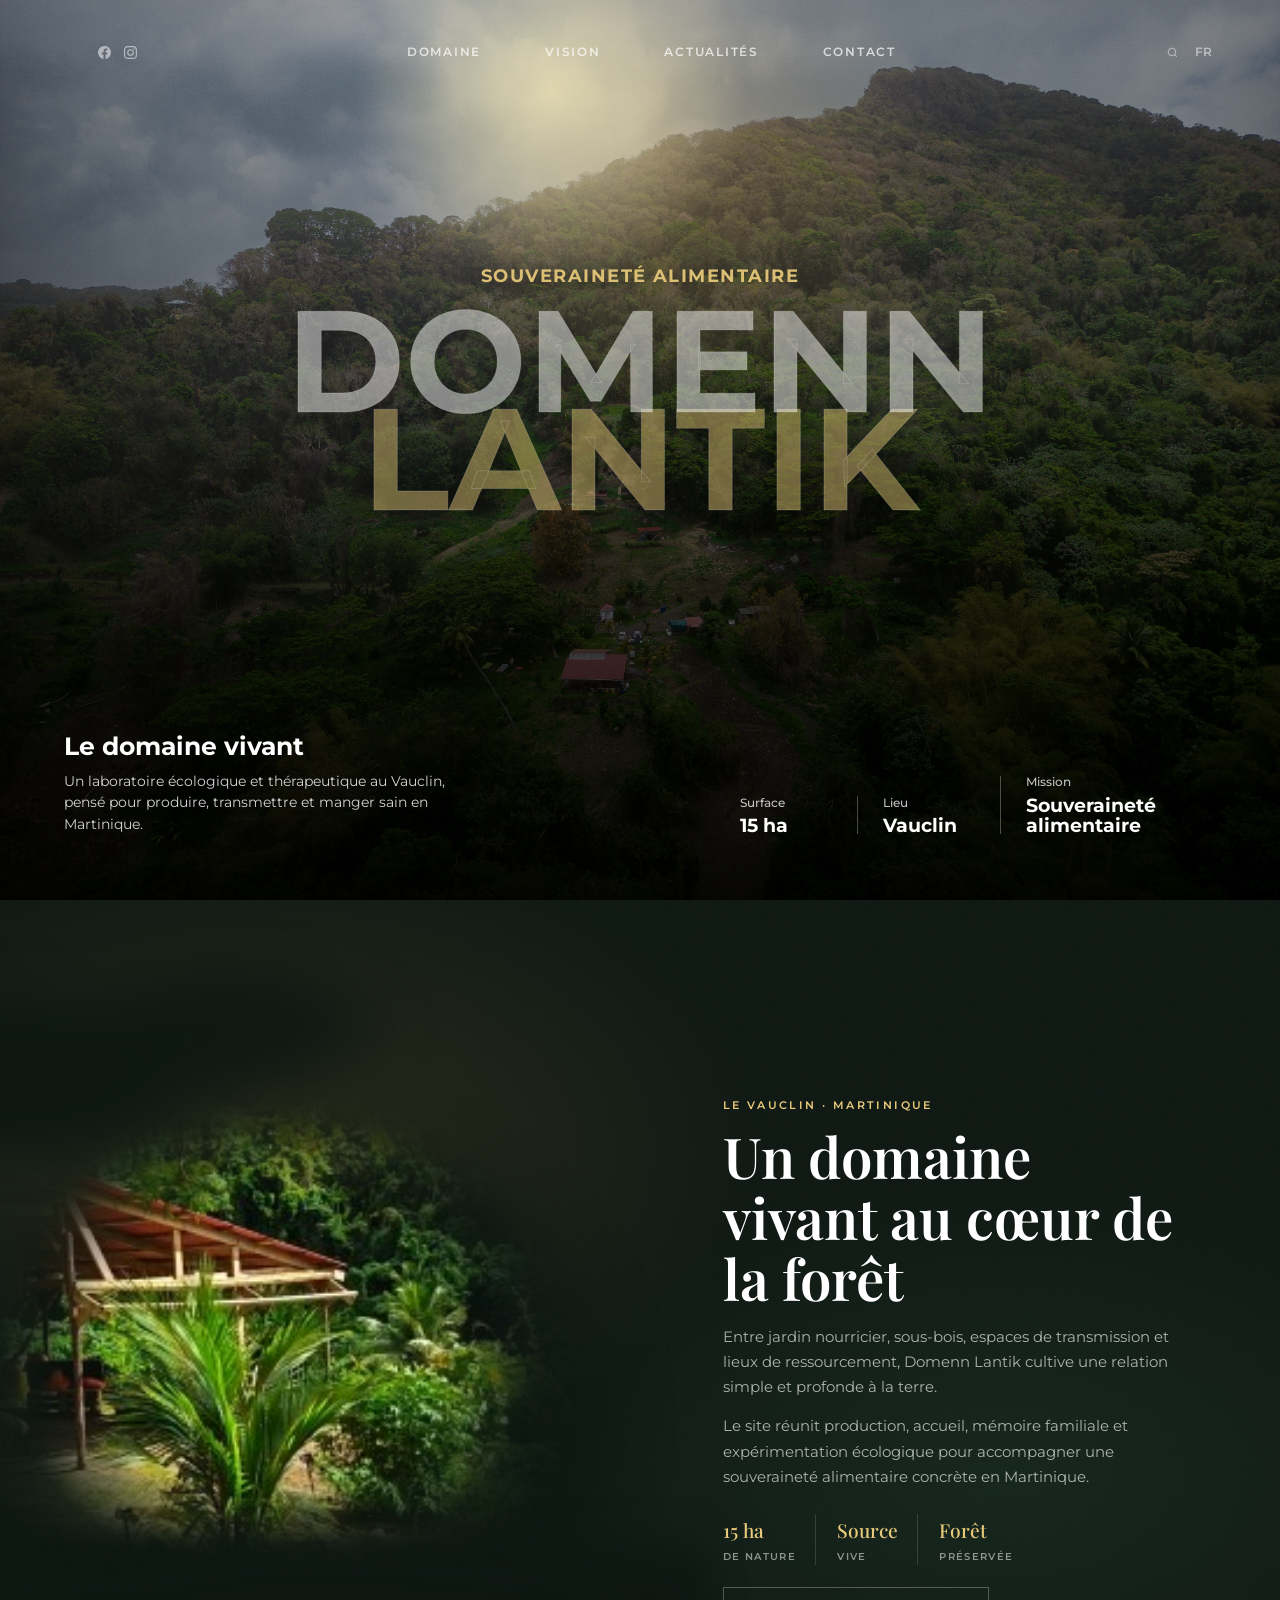
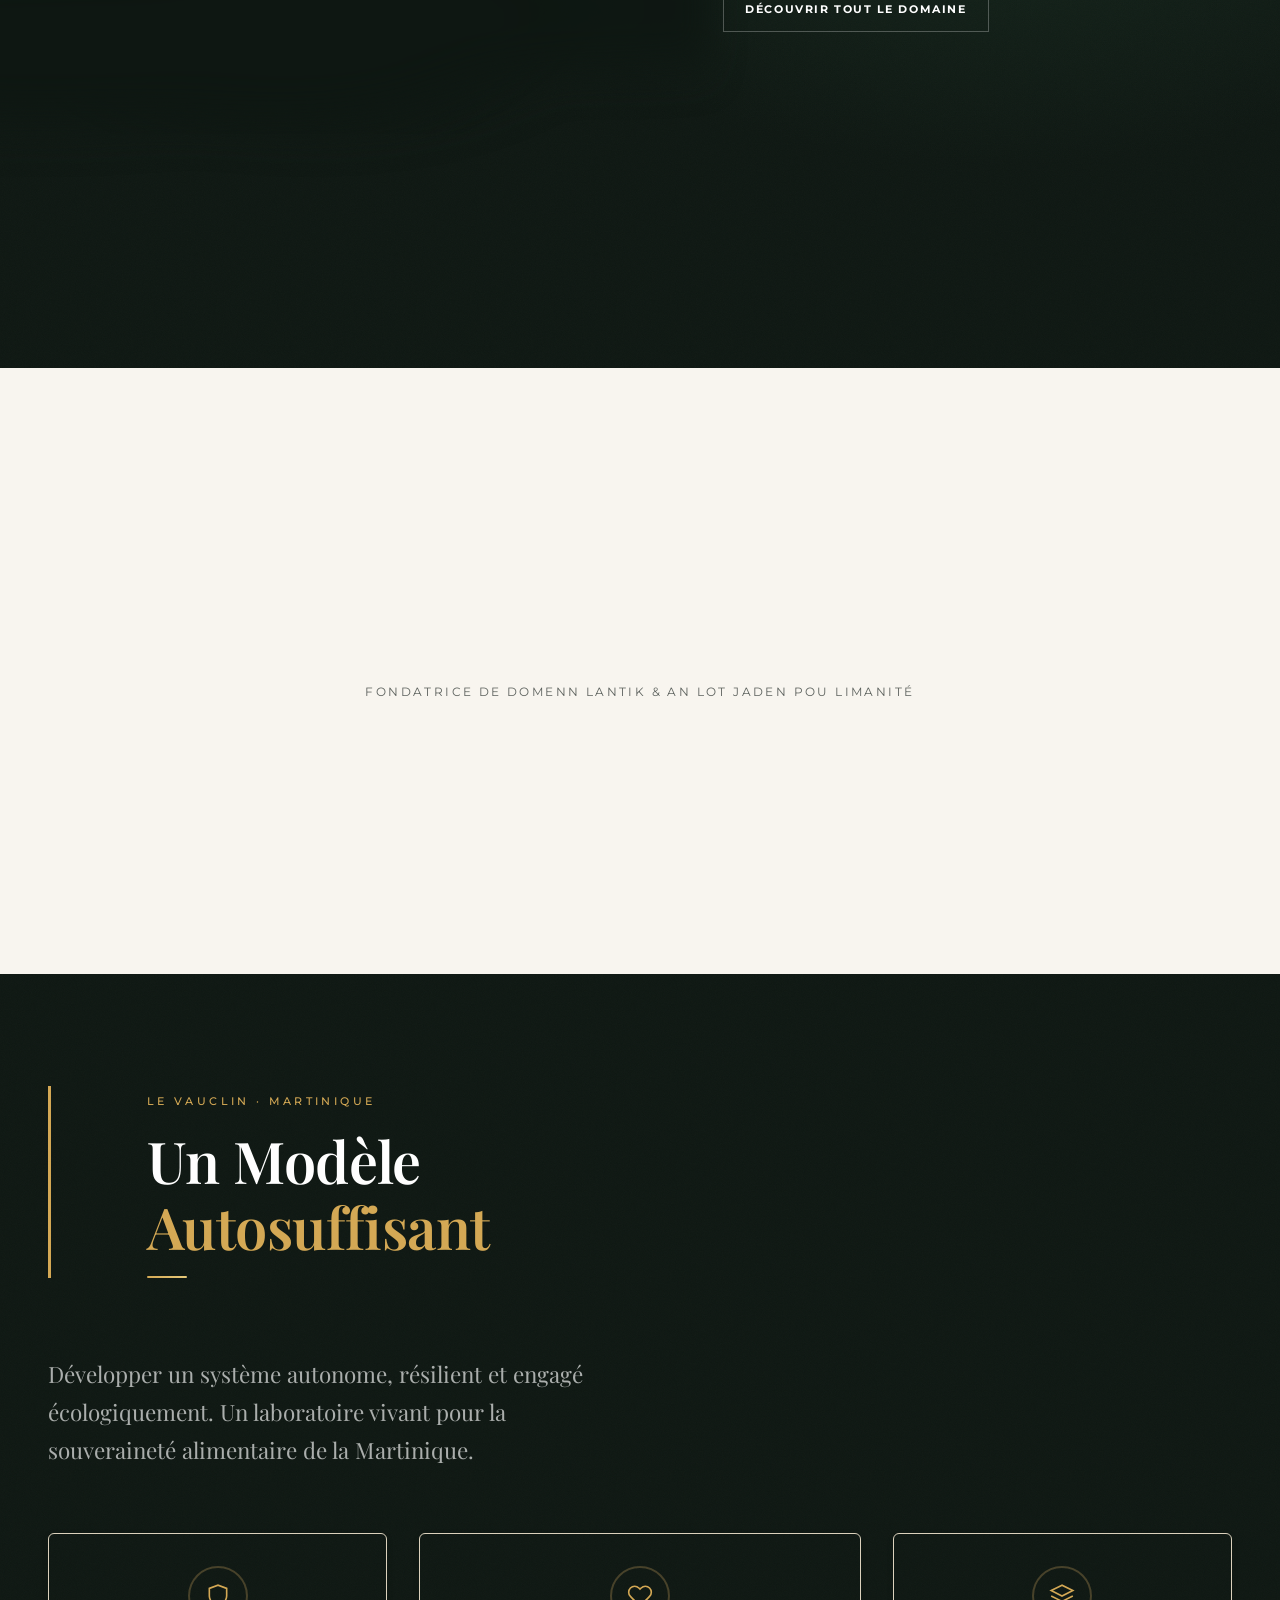
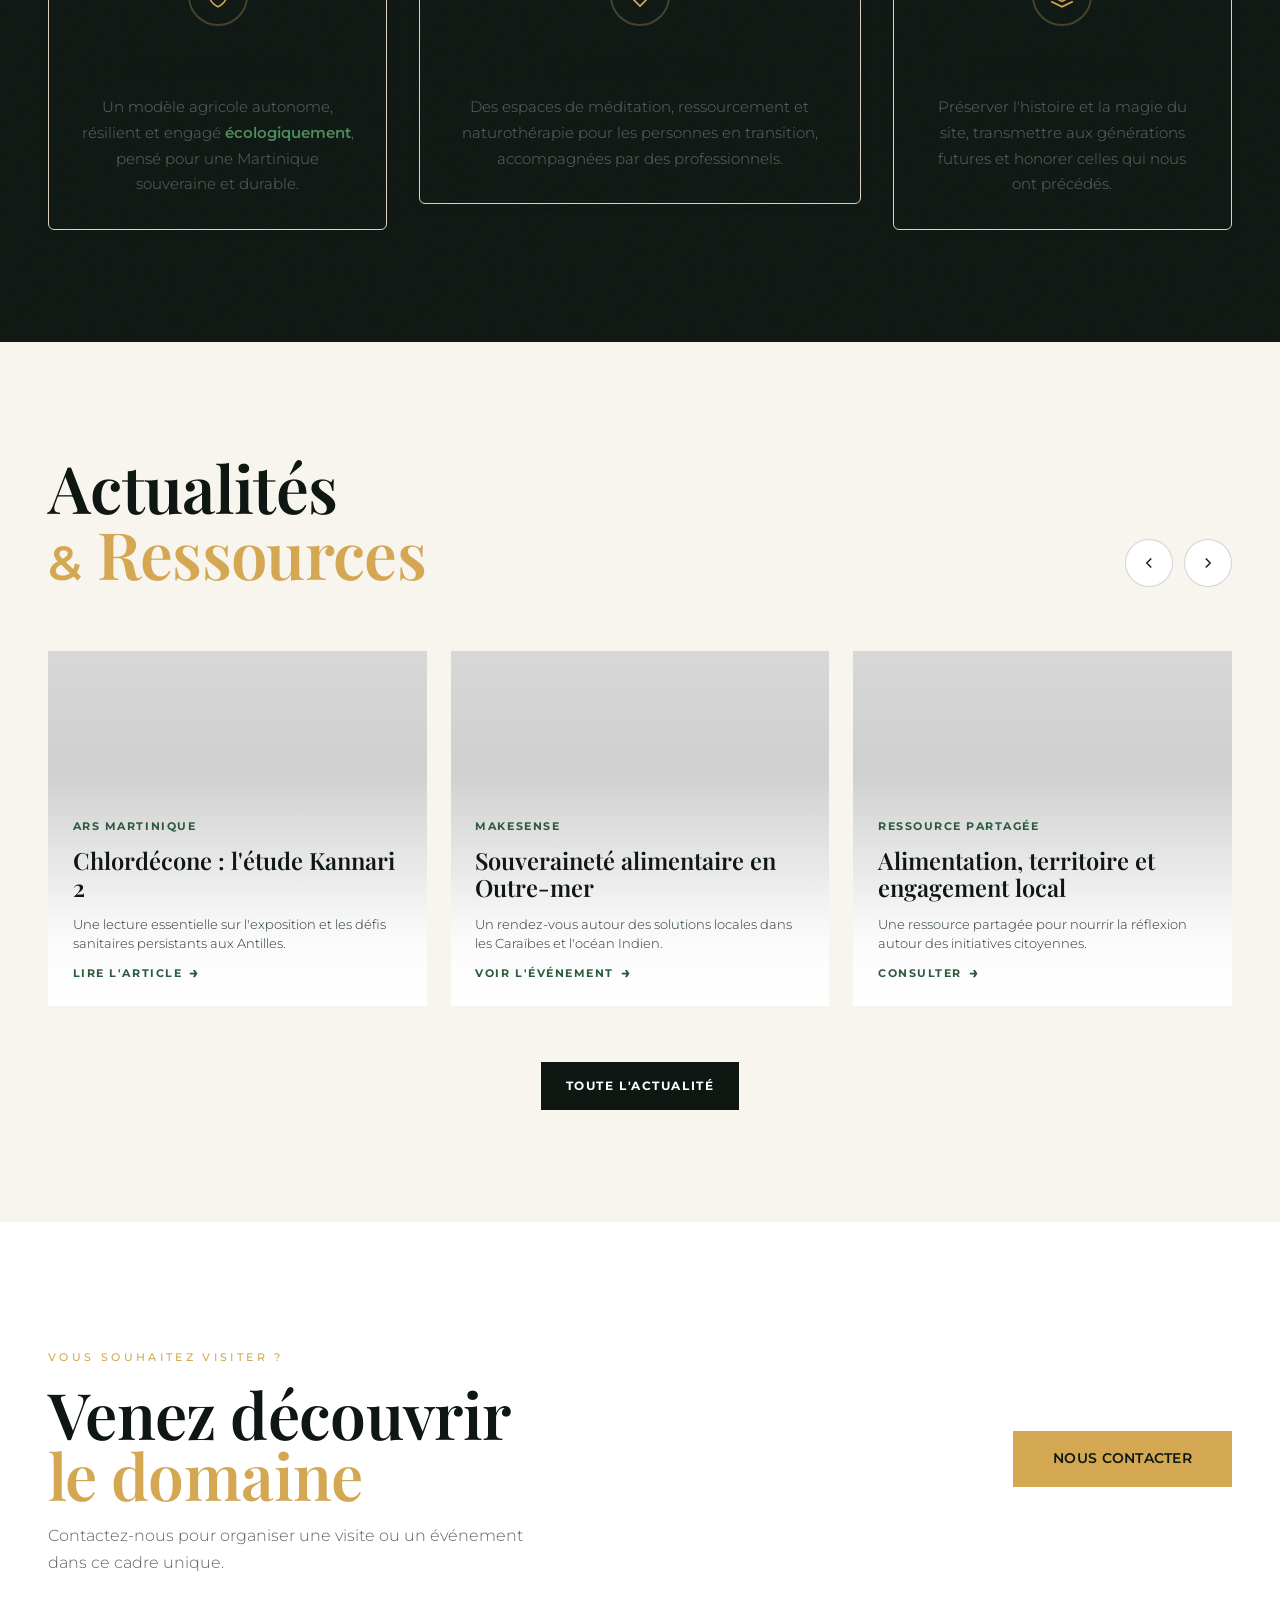
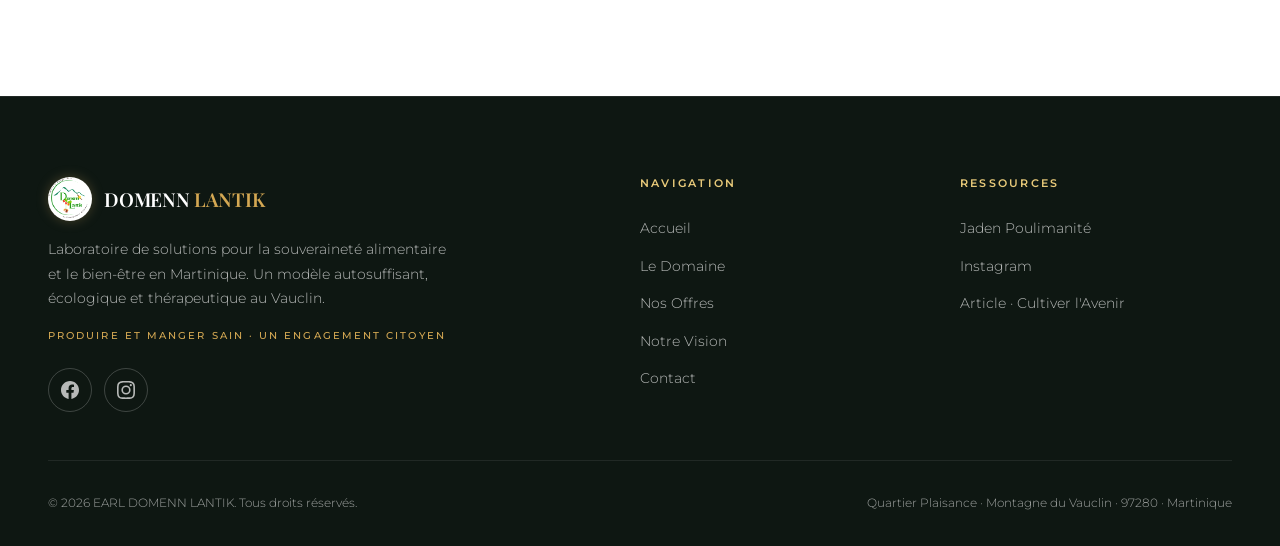
<file: index.html>
﻿<!DOCTYPE html>
<html lang="fr">
<head>
  <meta charset="UTF-8">
  <meta name="viewport" content="width=device-width, initial-scale=1.0">
  <meta name="description" content="DOMENN LANTIK · Laboratoire de solutions pour la souveraineté alimentaire et le bien-être en Martinique. Un domaine autosuffisant, écologique et thérapeutique au Vauclin.">
  <title>DOMENN LANTIK · Souveraineté alimentaire & Bien-être en Martinique</title>
  <link rel="stylesheet" href="style.css?v=20260725-songhai">
  <link rel="icon" type="image/svg+xml" href="data:image/svg+xml,%3Csvg xmlns='http://www.w3.org/2000/svg' viewBox='0 0 32 32'%3E%3Ctext y='28' font-size='28'%3E🌿%3C/text%3E%3C/svg%3E">
</head>
<body>
  <a href="#main" class="skip-link">Passer au contenu</a>

  <main id="main">
    <!-- ═══════════ HERO · Cinematic territory poster ═══════════ -->
    <section class="home-poster" aria-labelledby="homePosterTitle">
      <div class="home-poster-shell reveal">
        <div class="home-poster-image" aria-hidden="true"></div>
        <div class="home-poster-shade" aria-hidden="true"></div>

        <div class="home-poster-topline">
          <div class="home-socials">
            <a href="https://www.facebook.com/share/18mY9qPHfn/" target="_blank" rel="noopener" class="home-tool" aria-label="Facebook">
              <svg fill="currentColor" viewBox="0 0 24 24"><path d="M24 12.073c0-6.627-5.373-12-12-12s-12 5.373-12 12c0 5.99 4.388 10.954 10.125 11.854v-8.385H7.078v-3.47h3.047V9.43c0-3.007 1.792-4.669 4.533-4.669 1.312 0 2.686.235 2.686.235v2.953H15.83c-1.491 0-1.956.925-1.956 1.874v2.25h3.328l-.532 3.47h-2.796v8.385C19.612 23.027 24 18.062 24 12.073z"/></svg>
            </a>
            <a href="https://www.instagram.com/domenn_lantik" target="_blank" rel="noopener" class="home-tool" aria-label="Instagram">
              <svg fill="currentColor" viewBox="0 0 24 24"><path d="M12 2.163c3.204 0 3.584.012 4.85.07 3.252.148 4.771 1.691 4.919 4.919.058 1.265.069 1.645.069 4.849 0 3.205-.012 3.584-.069 4.849-.149 3.225-1.664 4.771-4.919 4.919-1.266.058-1.644.07-4.85.07-3.204 0-3.584-.012-4.849-.07-3.26-.149-4.771-1.699-4.919-4.92-.058-1.265-.07-1.644-.07-4.849 0-3.204.013-3.583.07-4.849.149-3.227 1.664-4.771 4.919-4.919 1.266-.057 1.645-.069 4.849-.069zM12 0C8.741 0 8.333.014 7.053.072 2.695.272.273 2.69.073 7.052.014 8.333 0 8.741 0 12c0 3.259.014 3.668.072 4.948.2 4.358 2.618 6.78 6.98 6.98C8.333 23.986 8.741 24 12 24c3.259 0 3.668-.014 4.948-.072 4.354-.2 6.782-2.618 6.979-6.98.059-1.28.073-1.689.073-4.948 0-3.259-.014-3.667-.072-4.947-.196-4.354-2.617-6.78-6.979-6.98C15.668.014 15.259 0 12 0zm0 5.838a6.162 6.162 0 1 0 0 12.324 6.162 6.162 0 0 0 0-12.324zM12 16a4 4 0 1 1 0-8 4 4 0 0 1 0 8zm6.406-11.845a1.44 1.44 0 1 0 0 2.881 1.44 1.44 0 0 0 0-2.881z"/></svg>
            </a>
          </div>
          <nav class="home-poster-mini" aria-label="Accès rapides">
            <a href="domaine.html">Domaine</a>
            <a href="vision.html">Vision</a>
            <a href="actualites.html">Actualités</a>
            <a href="contact.html">Contact</a>
          </nav>
          <div class="home-poster-tools">
            <button class="home-tool" type="button" id="homeSearchToggle" aria-label="Recherche">
              <svg viewBox="0 0 24 24" fill="none" stroke="currentColor" stroke-width="1.8"><circle cx="11" cy="11" r="7"/><path d="m20 20-3.8-3.8"/></svg>
            </button>
            <button class="home-poster-lang" type="button" id="languageToggle" aria-label="Changer la langue">FR</button>
          </div>
        </div>

        <div class="home-search-panel" id="homeSearchPanel" aria-hidden="true">
          <label for="homeSearchInput">Recherche</label>
          <input id="homeSearchInput" type="search" placeholder="Rechercher une page ou une ressource">
          <div class="home-search-results" id="homeSearchResults"></div>
        </div>

        <div class="home-poster-title">
          <span class="home-poster-kicker">Souveraineté alimentaire</span>
          <h1 id="homePosterTitle">
            <span>Domenn</span>
            <strong>Lantik</strong>
          </h1>
        </div>

        <div class="home-poster-bottom">
          <article class="home-poster-copy">
            <h2>Le domaine vivant</h2>
            <p>Un laboratoire écologique et thérapeutique au Vauclin, pensé pour produire, transmettre et manger sain en Martinique.</p>
          </article>

          <div class="home-poster-facts" aria-label="Repères du domaine">
            <span><small>Surface</small><strong>15 ha</strong></span>
            <span><small>Lieu</small><strong>Vauclin</strong></span>
            <span><small>Mission</small><strong>Souveraineté alimentaire</strong></span>
          </div>
        </div>
      </div>
    </section>

    <!-- ═══════════ APRÈS HERO · Domaine en découpe ═══════════ -->
    <section class="post-hero-domain section-grain" aria-labelledby="postHeroTitle">
      <div class="container post-hero-grid">
        <div class="post-hero-art reveal" aria-hidden="true">
          <div class="post-hero-photo">
            <img src="images/post-hero.jpg" alt="">
          </div>
        </div>

        <article class="post-hero-copy reveal">
          <span class="post-hero-kicker">Le Vauclin · Martinique</span>
          <h2 id="postHeroTitle">Un domaine vivant au cœur de la forêt</h2>
          <p>
            Entre jardin nourricier, sous-bois, espaces de transmission et lieux de ressourcement, Domenn Lantik cultive une relation simple et profonde à la terre.
          </p>
          <p>
            Le site réunit production, accueil, mémoire familiale et expérimentation écologique pour accompagner une souveraineté alimentaire concrète en Martinique.
          </p>

          <div class="post-hero-meta" aria-label="Repères du domaine">
            <span><strong>15 ha</strong><small>de nature</small></span>
            <span><strong>Source</strong><small>vive</small></span>
            <span><strong>Forêt</strong><small>préservée</small></span>
          </div>

          <a href="domaine.html" class="post-hero-btn">Découvrir tout le domaine</a>
        </article>
      </div>
    </section>

    <!-- PARTENAIRES — Inspired by 21st.dev logo carousel -->
    <section class="section section-grain partners-premium">
      <div class="container">
        <div class="logo-carousel reveal">
          <div class="logo-track">
            <div class="logo-item"><img src="images/partners-transparent/part1.webp" alt="ALJPL" loading="lazy"><span>Anlot Jaden Pou Limanité</span></div>
            <div class="logo-item"><img src="images/partners-transparent/part3.webp" alt="Songhaï" loading="lazy"><span>Songhaï</span></div>
            <div class="logo-item"><img src="images/partners-transparent/part2.webp" alt="En Terre Indigène" loading="lazy"><span>En Terre Indigène</span></div>
            <div class="logo-item"><img src="images/partners-transparent/part6.webp" alt="Ville du Vauclin" loading="lazy"><span>Ville du Vauclin</span></div>
            <div class="logo-item"><img src="images/partners-transparent/part4.webp" alt="Université des Antilles" loading="lazy"><span>Université des Antilles</span></div>
            <div class="logo-item"><img src="images/partners-transparent/part7.webp" alt="Diaspora Sans Frontières" loading="lazy"><span>Diaspora Sans Frontières</span></div>
            <div class="logo-item"><img src="images/partners-transparent/part8.webp" alt="Aquater Maison Sport Santé" loading="lazy"><span>Aquater Maison Sport Santé</span></div>
            <div class="logo-item"><img src="images/partners-transparent/partenaire-la-casa-grande-benin.webp" alt="La Casa Grande Bénin" loading="lazy"><span>La Casa Grande Bénin</span></div>
            <div class="logo-item"><img src="images/partners-transparent/part5.png" alt="France Travail" loading="lazy"><span>France Travail</span></div>
          </div>
        </div>
      </div>
    </section>

    <!-- ═══════════ TÉMOIGNAGES · pill selector ═══════════ -->
    <section class="section" style="background:var(--earth-50);text-align:center;">
      <div class="container" style="display:flex;flex-direction:column;align-items:center;gap:2.5rem;padding:4rem 2rem;">
        <div class="testimonial-quote-wrapper reveal" style="position:relative;padding:0 2rem;max-width:32rem;">
          <span style="position:absolute;font-family:var(--font-serif);font-size:7rem;color:rgba(10,10,10,0.05);pointer-events:none;user-select:none;line-height:1;left:-0.5rem;top:-2.5rem;">&ldquo;</span>
          <p id="testimonialQuote" style="font-family:var(--font-serif);font-size:1.875rem;font-weight:300;line-height:1.625;color:var(--earth-900);transition:opacity 0.4s ease,filter 0.4s ease,transform 0.4s ease;">Revenez à la terre, c'est là qu'il y a à boire et à manger.</p>
          <span style="position:absolute;font-family:var(--font-serif);font-size:7rem;color:rgba(10,10,10,0.05);pointer-events:none;user-select:none;line-height:1;right:-0.5rem;bottom:-3rem;">&rdquo;</span>
        </div>

        <p id="testimonialRole" style="font-family:var(--font-sans);font-size:0.75rem;color:var(--text-muted);text-transform:uppercase;letter-spacing:0.2em;transition:opacity 0.5s ease,transform 0.5s ease;">Fondatrice de Domenn Lantik & An Lot Jaden Pou Limanité</p>

        <div class="reveal" style="display:flex;align-items:center;justify-content:center;gap:0.5rem;margin-top:0.5rem;">
          <button class="tpill active" onclick="testimonialSelect(0)" aria-label="Monette Marie-Louise">
            <img class="tpill-avatar" src="images/testimonial-monette-marie-louise.png" alt="Monette">
            <div class="tpill-name"><div class="tpill-name-inner"><span class="tpill-name-text">Monette Marie-Louise</span></div></div>
          </button>
          <button class="tpill" onclick="testimonialSelect(1)" aria-label="Kora Bernabé">
            <img class="tpill-avatar" src="images/testimonial-kora-bernabe.png" alt="Kora">
            <div class="tpill-name"><div class="tpill-name-inner"><span class="tpill-name-text">Kora Bernabé</span></div></div>
          </button>
          <button class="tpill" onclick="testimonialSelect(2)" aria-label="Maguy Bellony">
            <img class="tpill-avatar" src="images/testimonial-maguy-bellony.png" alt="Maguy">
            <div class="tpill-name"><div class="tpill-name-inner"><span class="tpill-name-text">Maguy Bellony</span></div></div>
          </button>
        </div>
      </div>
    </section>

    <!-- ═══════════ VISION / CONCEPT · maintenant qu'on a vu le lieu ═══════════ -->
    <section class="section section-grain" style="position:relative;background:var(--earth-900);color:#fff;">
      <div class="container">
        <div class="section-header-offset reveal">
          <span class="section-eyebrow">Le Vauclin · Martinique</span>
          <h2 style="color:#fff;">Un Modèle<br><span style="color:var(--or);">Autosuffisant</span></h2>
          <div class="gold-line"></div>
        </div>

        <p class="reveal text-bleed" style="color:var(--text-on-dark-muted);">
          Développer un système autonome, résilient et engagé écologiquement. Un laboratoire vivant pour la souveraineté alimentaire de la Martinique.
        </p>

        <div class="reveal grid-asymmetric-3">
          <div class="card">
            <div class="card-icon">
              <svg viewBox="0 0 24 24" fill="none" stroke="currentColor" stroke-width="1.5"><path d="M12 22s8-4 8-10V5l-8-3-8 3v7c0 6 8 10 8 10z"/></svg>
            </div>
            <h3>Autosuffisance</h3>
            <p>Un modèle agricole autonome, résilient et engagé <span class="text-foliage">écologiquement</span>, pensé pour une Martinique souveraine et durable.</p>
          </div>
          <div class="card delay-1">
            <div class="card-icon">
              <svg viewBox="0 0 24 24" fill="none" stroke="currentColor" stroke-width="1.5"><path d="M20.84 4.61a5.5 5.5 0 0 0-7.78 0L12 5.67l-1.06-1.06a5.5 5.5 0 0 0-7.78 7.78l1.06 1.06L12 21.23l7.78-7.78 1.06-1.06a5.5 5.5 0 0 0 0-7.78z"/></svg>
            </div>
            <h3>Thérapeutique</h3>
            <p>Des espaces de méditation, ressourcement et naturothérapie pour les personnes en transition, accompagnées par des professionnels.</p>
          </div>
          <div class="card delay-2">
            <div class="card-icon">
              <svg viewBox="0 0 24 24" fill="none" stroke="currentColor" stroke-width="1.5"><path d="M12 2L2 7l10 5 10-5-10-5zM2 17l10 5 10-5M2 12l10 5 10-5"/></svg>
            </div>
            <h3>Transmission</h3>
            <p>Préserver l'histoire et la magie du site, transmettre aux générations futures et honorer celles qui nous ont précédés.</p>
          </div>
        </div>
      </div>
    </section>

    <!-- ═══════════ ACTUALITÉS & RESSOURCES ═══════════ -->
    <section class="section news-section" id="actualites-ressources">
      <div class="container news-shell">
        <div class="news-top reveal">
          <div class="news-heading">
            <h2>Actualités<br><span><span class="heading-amp">&amp;</span> Ressources</span></h2>
          </div>
          <div class="news-controls" aria-label="Navigation des actualités">
            <button class="news-control news-prev" type="button" aria-label="Actualité précédente">
              <svg viewBox="0 0 24 24" fill="none" stroke="currentColor" stroke-width="1.8"><path d="M15 18l-6-6 6-6"/></svg>
            </button>
            <button class="news-control news-next" type="button" aria-label="Actualité suivante">
              <svg viewBox="0 0 24 24" fill="none" stroke="currentColor" stroke-width="1.8"><path d="M9 18l6-6-6-6"/></svg>
            </button>
          </div>
        </div>

        <div class="news-slider reveal" aria-label="Actualités et ressources">
          <div class="news-track">
            <a class="news-slide" href="https://www.martinique.ars.sante.fr/chlordecone-letude-kannari-2-met-en-lumiere-une-baisse-de-lexposition-malgre-des-defis-persistants" target="_blank" rel="noopener" style="--news-image:url('https://www.martinique.ars.sante.fr/system/files/styles/ars_detail_page_content/private/2024-02/49d2202fff6e-visuel_kannari2.jpg.jpg?itok=aCVpbCc1');">
              <div class="news-content">
                <span class="news-source">ARS Martinique</span>
                <h3>Chlordécone : l'étude Kannari 2</h3>
                <p>Une lecture essentielle sur l'exposition et les défis sanitaires persistants aux Antilles.</p>
                <span class="news-link">Lire l'article</span>
              </div>
            </a>
            <a class="news-slide" href="https://chiche.makesense.org/events/e/webinaire-souverainete-alimentaire-en-outre-mer-caraibes-and-ocean-indien-6a10719ce55b7300092cc0e4" target="_blank" rel="noopener" style="--news-image:url('https://images.unsplash.com/photo-1464226184884-fa280b87c399?auto=format&fit=crop&w=1400&q=80');">
              <div class="news-content">
                <span class="news-source">Makesense</span>
                <h3>Souveraineté alimentaire en Outre-mer</h3>
                <p>Un rendez-vous autour des solutions locales dans les Caraïbes et l'océan Indien.</p>
                <span class="news-link">Voir l'événement</span>
              </div>
            </a>
            <a class="news-slide" href="https://share.google/tM8BRyeHUsNn5JqHv" target="_blank" rel="noopener" style="--news-image:url('https://medias.amf.asso.fr/mdf_articles/PIC_2c4e4d435c034f6b3481b6da8dac6768.jpg');">
              <div class="news-content">
                <span class="news-source">Ressource partagée</span>
                <h3>Alimentation, territoire et engagement local</h3>
                <p>Une ressource partagée pour nourrir la réflexion autour des initiatives citoyennes.</p>
                <span class="news-link">Consulter</span>
              </div>
            </a>
            <a class="news-slide" href="https://share.google/kIJbHFHR3MB0OvFtg" target="_blank" rel="noopener" style="--news-image:url('https://capiremov.org/wp-content/uploads/2021/07/conamuca.jpg');">
              <div class="news-content">
                <span class="news-source">Ressource partagée</span>
                <h3>Initiatives et débats du territoire</h3>
                <p>Une lecture complémentaire pour suivre les dynamiques locales et agricoles.</p>
                <span class="news-link">Consulter</span>
              </div>
            </a>
            <a class="news-slide" href="https://share.google/z5p108d23snJyDTl6" target="_blank" rel="noopener" style="--news-image:url('https://images.unsplash.com/photo-1500651230702-0e2d8a49d4ad?auto=format&fit=crop&w=1400&q=80');">
              <div class="news-content">
                <span class="news-source">Ressource partagée</span>
                <h3>Enjeux agricoles et sociaux</h3>
                <p>Un point de vue pour mieux situer les défis alimentaires et sociaux actuels.</p>
                <span class="news-link">Consulter</span>
              </div>
            </a>
            <a class="news-slide" href="https://share.google/9NAO0kaPWaq1PpFuy" target="_blank" rel="noopener" style="--news-image:url('https://iki-cac.org/sites/default/files/styles/principal/public/content/adap_comunidades-cabildos-caribe.jpg?h=08b866d1&itok=9TjPtlnQ');">
              <div class="news-content">
                <span class="news-source">Ressource partagée</span>
                <h3>Pour prolonger la réflexion</h3>
                <p>Une ressource additionnelle à parcourir autour des transitions nécessaires.</p>
                <span class="news-link">Consulter</span>
              </div>
            </a>
          </div>
        </div>

        <div class="news-actions reveal">
          <a href="actualites.html" class="news-all-btn">Toute l'actualité</a>
        </div>
      </div>
    </section>

    <section class="bottom-cta">
      <div class="container bottom-cta-inner reveal">
        <div class="bottom-cta-copy">
          <span class="section-eyebrow">Vous souhaitez visiter ?</span>
          <h2>Venez découvrir<br><span>le domaine</span></h2>
          <p>Contactez-nous pour organiser une visite ou un événement dans ce cadre unique.</p>
        </div>
        <a href="contact.html" class="btn btn-primary btn-lg bottom-cta-action">Nous contacter</a>
      </div>
    </section>
  </main>

  <!-- FOOTER -->
  <footer class="site-footer">
    <div class="container">
      <div class="footer-grid">
        <div class="footer-brand">
          <a href="index.html" class="logo-link">
            <img src="images/logo.png" alt="Domenn Lantik" class="logo-img">
            <div class="logo-text"><span class="brand">DOMENN</span><span class="brand-accent">LANTIK</span></div>
          </a>
          <p>Laboratoire de solutions pour la souveraineté alimentaire et le bien-être en Martinique. Un modèle autosuffisant, écologique et thérapeutique au Vauclin.</p>
          <p class="footer-tagline">Produire et Manger Sain · Un Engagement Citoyen</p>
          <div class="footer-social">
            <a href="https://www.facebook.com/share/18mY9qPHfn/" target="_blank" rel="noopener" class="social-link" aria-label="Facebook"><svg fill="currentColor" viewBox="0 0 24 24"><path d="M24 12.073c0-6.627-5.373-12-12-12s-12 5.373-12 12c0 5.99 4.388 10.954 10.125 11.854v-8.385H7.078v-3.47h3.047V9.43c0-3.007 1.792-4.669 4.533-4.669 1.312 0 2.686.235 2.686.235v2.953H15.83c-1.491 0-1.956.925-1.956 1.874v2.25h3.328l-.532 3.47h-2.796v8.385C19.612 23.027 24 18.062 24 12.073z"/></svg></a>
            <a href="https://www.instagram.com/domenn_lantik" target="_blank" rel="noopener" class="social-link" aria-label="Instagram"><svg fill="currentColor" viewBox="0 0 24 24"><path d="M12 2.163c3.204 0 3.584.012 4.85.07 3.252.148 4.771 1.691 4.919 4.919.058 1.265.069 1.645.069 4.849 0 3.205-.012 3.584-.069 4.849-.149 3.225-1.664 4.771-4.919 4.919-1.266.058-1.644.07-4.85.07-3.204 0-3.584-.012-4.849-.07-3.26-.149-4.771-1.699-4.919-4.92-.058-1.265-.07-1.644-.07-4.849 0-3.204.013-3.583.07-4.849.149-3.227 1.664-4.771 4.919-4.919 1.266-.057 1.645-.069 4.849-.069zM12 0C8.741 0 8.333.014 7.053.072 2.695.272.273 2.69.073 7.052.014 8.333 0 8.741 0 12c0 3.259.014 3.668.072 4.948.2 4.358 2.618 6.78 6.98 6.98C8.333 23.986 8.741 24 12 24c3.259 0 3.668-.014 4.948-.072 4.354-.2 6.782-2.618 6.979-6.98.059-1.28.073-1.689.073-4.948 0-3.259-.014-3.667-.072-4.947-.196-4.354-2.617-6.78-6.979-6.98C15.668.014 15.259 0 12 0zm0 5.838a6.162 6.162 0 1 0 0 12.324 6.162 6.162 0 0 0 0-12.324zM12 16a4 4 0 1 1 0-8 4 4 0 0 1 0 8zm6.406-11.845a1.44 1.44 0 1 0 0 2.881 1.44 1.44 0 0 0 0-2.881z"/></svg></a>
          </div>
        </div>
        <div class="footer-col">
          <h4>Navigation</h4>
          <ul>
            <li><a href="index.html">Accueil</a></li>
            <li><a href="domaine.html">Le Domaine</a></li>
            <li><a href="offres.html">Nos Offres</a></li>
            <li><a href="vision.html">Notre Vision</a></li>
            <li><a href="contact.html">Contact</a></li>
          </ul>
        </div>
        <div class="footer-col">
          <h4>Ressources</h4>
          <ul>
            <li><a href="https://www.instagram.com/jadenpoulimanite" target="_blank" rel="noopener">Jaden Poulimanité</a></li>
            <li><a href="https://www.instagram.com/domenn_lantik" target="_blank" rel="noopener">Instagram</a></li>
            <li><a href="https://camilleguigonnet.fr/2024/04/cultiver-lavenir-le-domenn-lantik-laboratoire-de-solutions-pour-la-souverainete-agricole-de-la-martinique/" target="_blank" rel="noopener">Article · Cultiver l'Avenir</a></li>
          </ul>
        </div>
      </div>
      <div class="footer-bottom">
        <p>© 2026 EARL DOMENN LANTIK. Tous droits réservés.</p>
        <p>Quartier Plaisance · Montagne du Vauclin · 97280 · Martinique</p>
      </div>
    </div>
  </footer>

  <script src="main.js?v=20260725-songhai"></script>
</body>
</html>
</file>
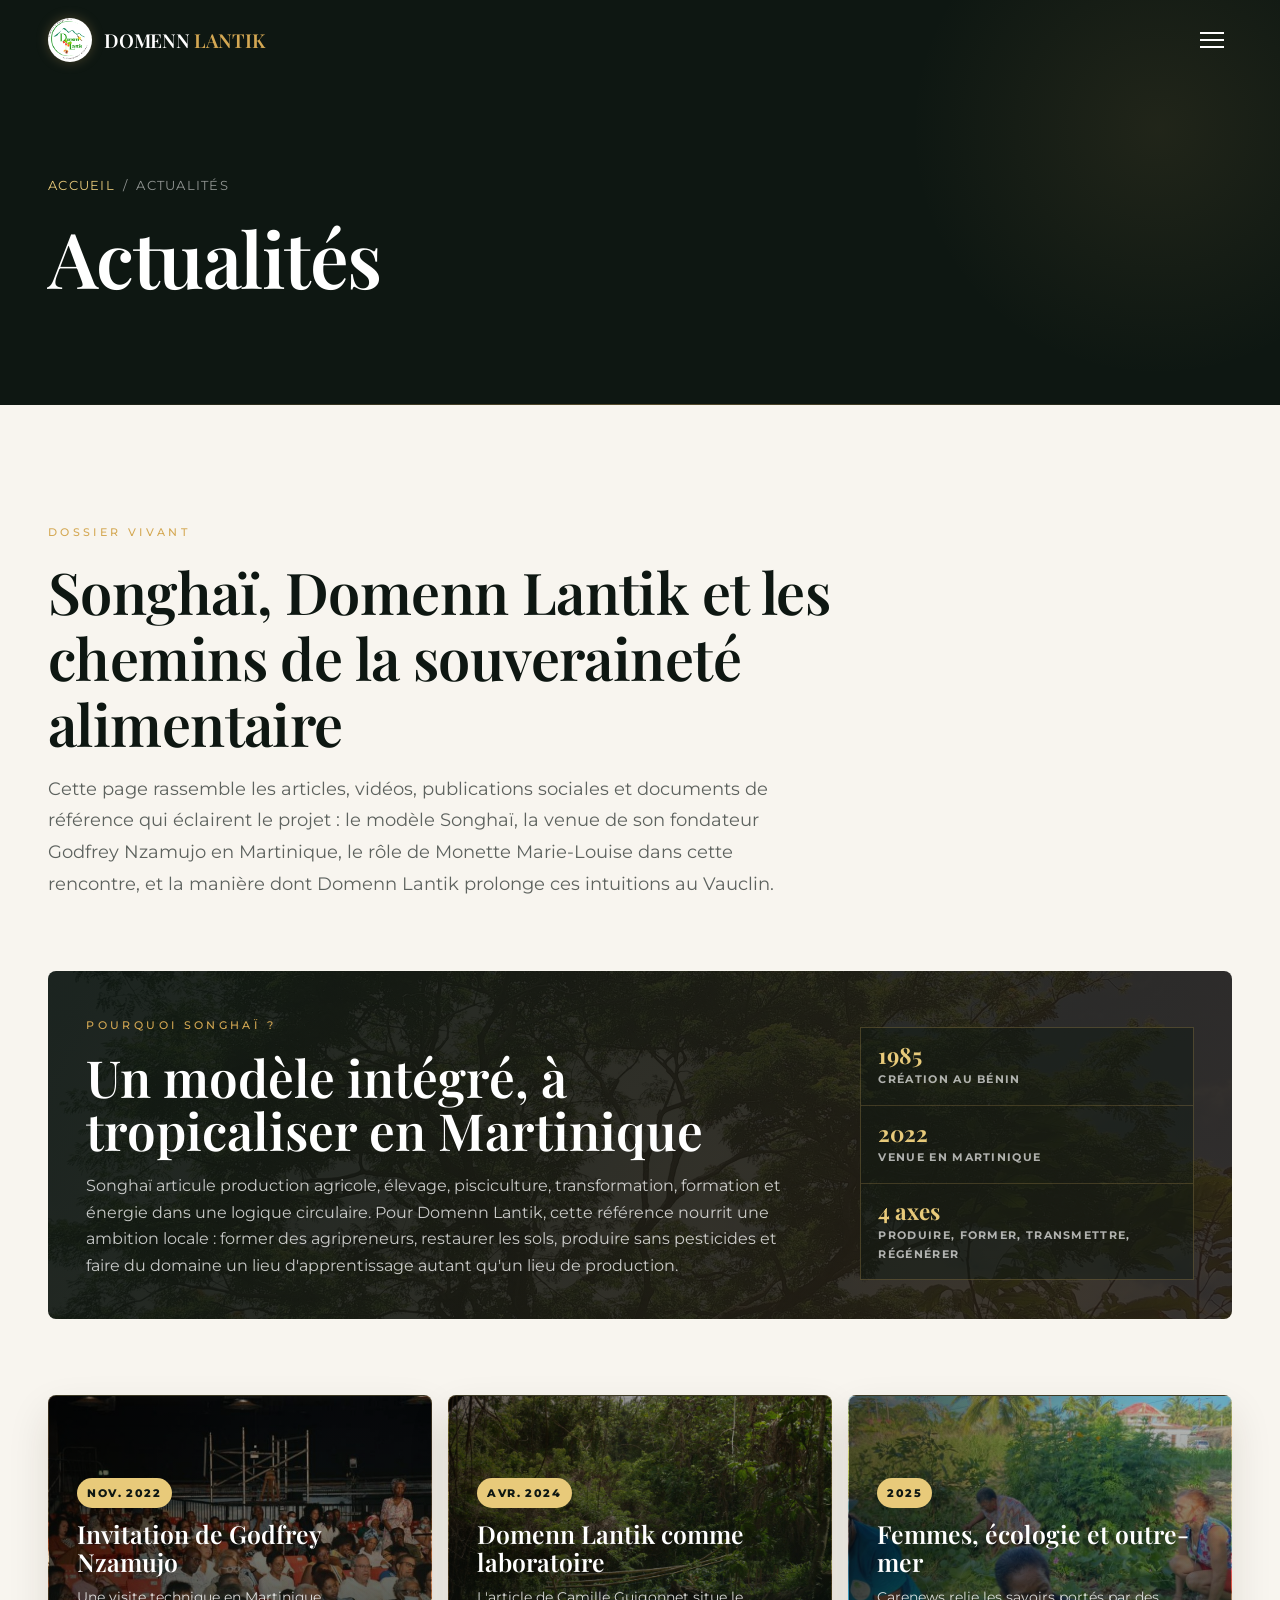
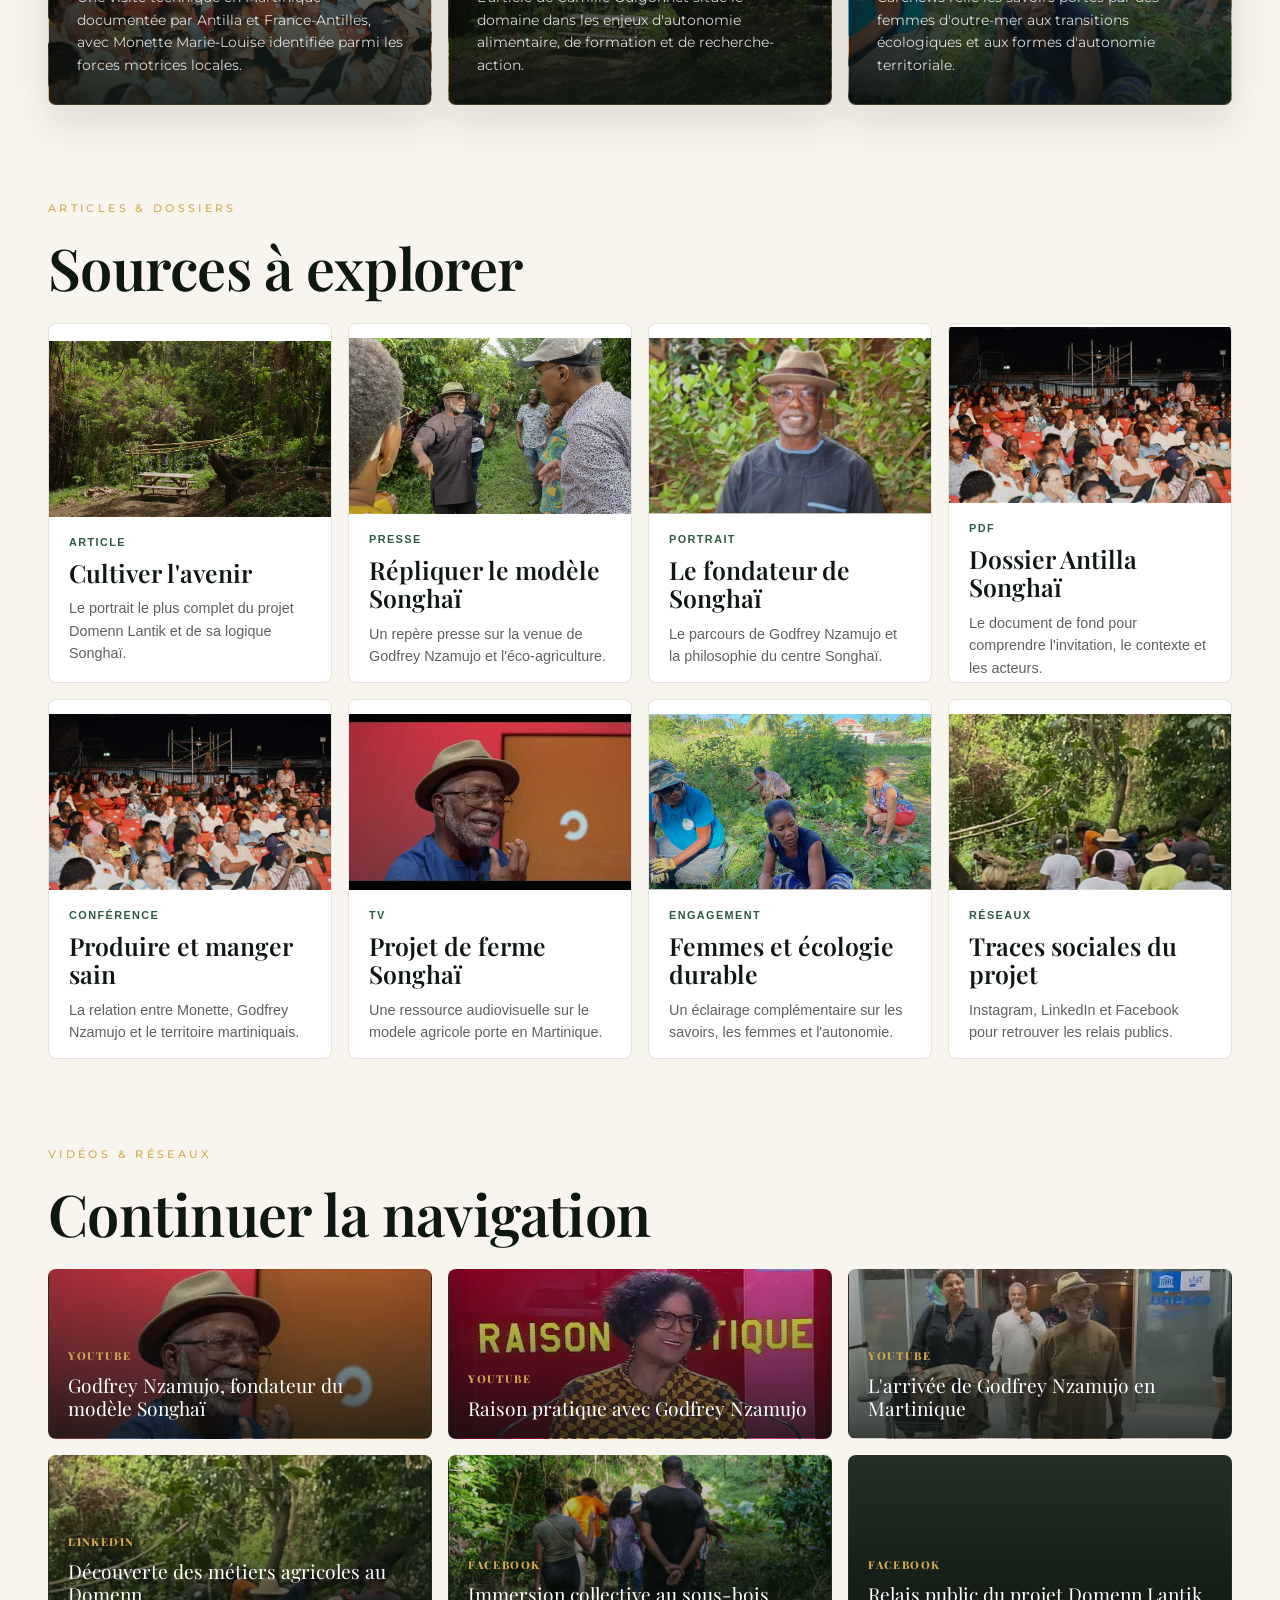
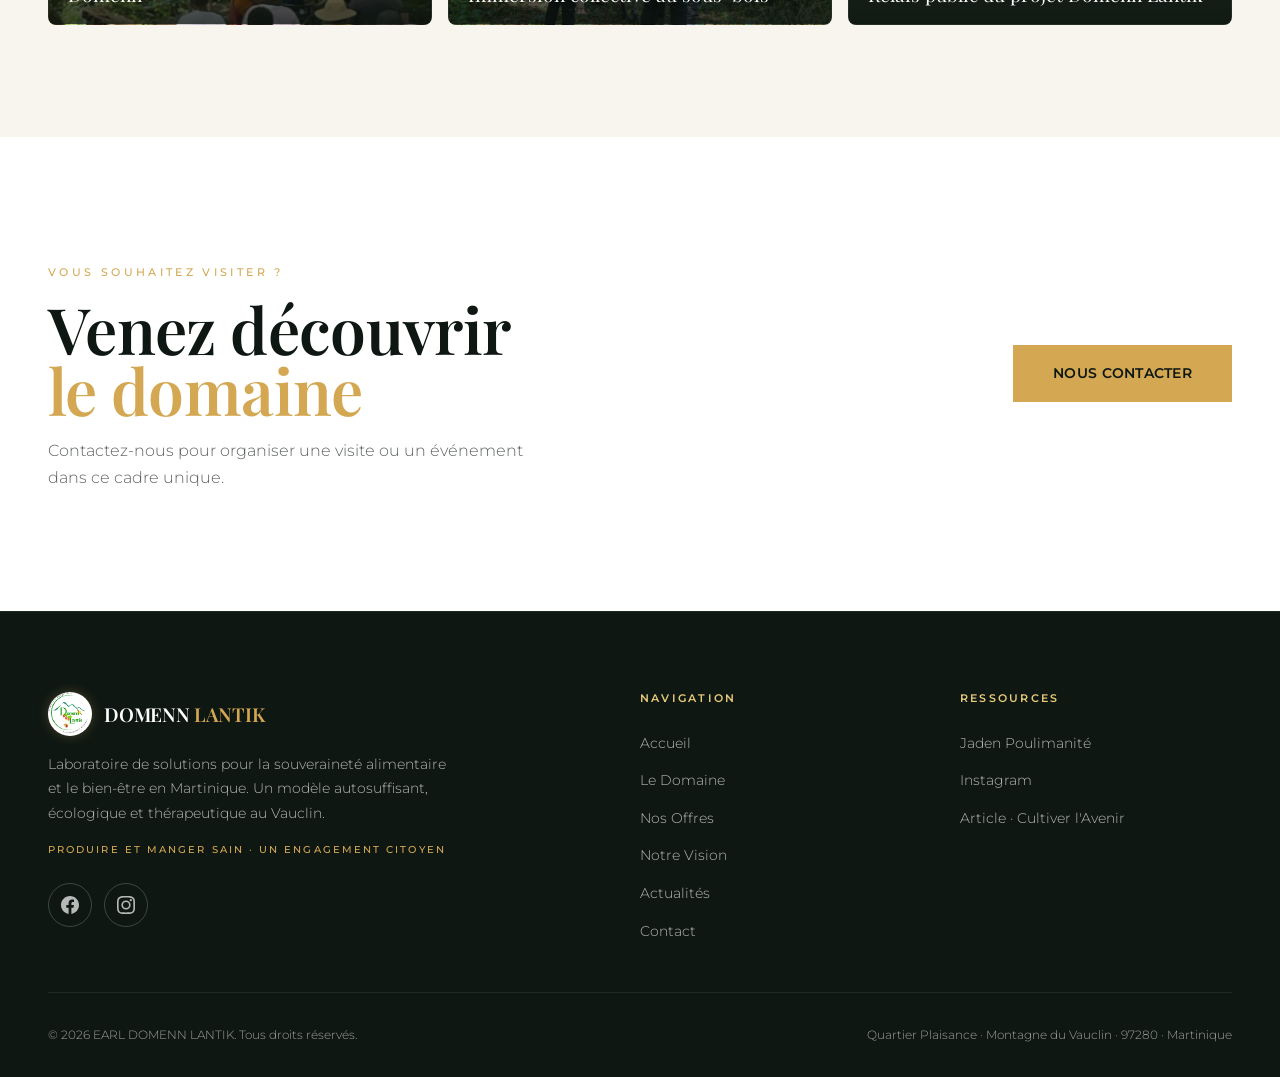
<file: actualites.html>
﻿<!DOCTYPE html>
<html lang="fr">
<head>
  <meta charset="UTF-8">
  <meta name="viewport" content="width=device-width, initial-scale=1.0">
  <meta name="description" content="Actualités et ressources de Domenn Lantik : souveraineté alimentaire, santé environnementale, vidéos, articles et collecte citoyenne.">
  <title>Actualités · DOMENN LANTIK</title>
  <link rel="stylesheet" href="style.css?v=20260725-songhai">
  <link rel="icon" type="image/svg+xml" href="data:image/svg+xml,%3Csvg xmlns='http://www.w3.org/2000/svg' viewBox='0 0 32 32'%3E%3Ctext y='28' font-size='28'%3E🌿%3C/text%3E%3C/svg%3E">
</head>
<body>
  <a href="#main" class="skip-link">Passer au contenu</a>

  <header class="site-header">
    <div class="container header-inner">
      <a href="index.html" class="logo-link">
        <img src="images/logo.png" alt="Domenn Lantik" class="logo-img">
        <div class="logo-text">
          <span class="brand">DOMENN</span>
          <span class="brand-accent">LANTIK</span>
        </div>
      </a>
      <nav>
        <ul class="nav-list">
          <li><a href="index.html" class="nav-link">Accueil</a></li>
          <li><a href="domaine.html" class="nav-link">Domaine</a></li>
          <li><a href="offres.html" class="nav-link">Offres</a></li>
          <li><a href="vision.html" class="nav-link">Vision</a></li>
          <li><a href="actualites.html" class="nav-link">Actualités</a></li>
          <li><a href="contact.html" class="nav-link nav-cta">Contact</a></li>
        </ul>
      </nav>
      <button class="hamburger" aria-label="Menu"><span></span><span></span><span></span></button>
    </div>
  </header>

  <div class="mobile-nav">
    <a href="index.html" class="nav-link">Accueil</a>
    <a href="domaine.html" class="nav-link">Le Domaine</a>
    <a href="offres.html" class="nav-link">Nos Offres</a>
    <a href="vision.html" class="nav-link">Notre Vision</a>
    <a href="actualites.html" class="nav-link">Actualités</a>
    <div class="gold-line-long"></div>
    <a href="contact.html" class="btn btn-primary">Nous Contacter</a>
    <div class="footer-social" style="justify-content:center;margin-top:1.5rem;">
      <a href="https://www.facebook.com/share/18mY9qPHfn/" target="_blank" rel="noopener" class="social-link" aria-label="Facebook"><svg fill="currentColor" viewBox="0 0 24 24"><path d="M24 12.073c0-6.627-5.373-12-12-12s-12 5.373-12 12c0 5.99 4.388 10.954 10.125 11.854v-8.385H7.078v-3.47h3.047V9.43c0-3.007 1.792-4.669 4.533-4.669 1.312 0 2.686.235 2.686.235v2.953H15.83c-1.491 0-1.956.925-1.956 1.874v2.25h3.328l-.532 3.47h-2.796v8.385C19.612 23.027 24 18.062 24 12.073z"/></svg></a>
      <a href="https://www.instagram.com/domenn_lantik" target="_blank" rel="noopener" class="social-link" aria-label="Instagram"><svg fill="currentColor" viewBox="0 0 24 24"><path d="M12 2.163c3.204 0 3.584.012 4.85.07 3.252.148 4.771 1.691 4.919 4.919.058 1.265.069 1.645.069 4.849 0 3.205-.012 3.584-.069 4.849-.149 3.225-1.664 4.771-4.919 4.919-1.266.058-1.644.07-4.85.07-3.204 0-3.584-.012-4.849-.07-3.26-.149-4.771-1.699-4.919-4.92-.058-1.265-.07-1.644-.07-4.849 0-3.204.013-3.583.07-4.849.149-3.227 1.664-4.771 4.919-4.919 1.266-.057 1.645-.069 4.849-.069zM12 0C8.741 0 8.333.014 7.053.072 2.695.272.273 2.69.073 7.052.014 8.333 0 8.741 0 12c0 3.259.014 3.668.072 4.948.2 4.358 2.618 6.78 6.98 6.98C8.333 23.986 8.741 24 12 24c3.259 0 3.668-.014 4.948-.072 4.354-.2 6.782-2.618 6.979-6.98.059-1.28.073-1.689.073-4.948 0-3.259-.014-3.667-.072-4.947-.196-4.354-2.617-6.78-6.979-6.98C15.668.014 15.259 0 12 0zm0 5.838a6.162 6.162 0 1 0 0 12.324 6.162 6.162 0 0 0 0-12.324zM12 16a4 4 0 1 1 0-8 4 4 0 0 1 0 8zm6.406-11.845a1.44 1.44 0 1 0 0 2.881 1.44 1.44 0 0 0 0-2.881z"/></svg></a>
    </div>
  </div>

  <main id="main">
    <section class="page-hero">
      <div class="container">
        <div class="breadcrumb"><a href="index.html">Accueil</a><span>/</span><span>Actualités</span></div>
        <h1>Actualités</h1>
      </div>
    </section>

    <section class="section news-section resources-hub">
      <div class="container">
        <div class="resources-intro reveal">
          <span class="section-eyebrow">Dossier vivant</span>
          <h2>Songhaï, Domenn Lantik et les chemins de la souveraineté alimentaire</h2>
          <p>
            Cette page rassemble les articles, vidéos, publications sociales et documents de référence qui éclairent le projet :
            le modèle Songhaï, la venue de son fondateur Godfrey Nzamujo en Martinique, le rôle de Monette Marie-Louise dans cette
            rencontre, et la manière dont Domenn Lantik prolonge ces intuitions au Vauclin.
          </p>
        </div>

        <div class="songhai-panel reveal">
          <div>
            <span class="section-eyebrow">Pourquoi Songhaï ?</span>
            <h3>Un modèle intégré, à tropicaliser en Martinique</h3>
            <p>
              Songhaï articule production agricole, élevage, pisciculture, transformation, formation et énergie dans une logique
              circulaire. Pour Domenn Lantik, cette référence nourrit une ambition locale : former des agripreneurs, restaurer les
              sols, produire sans pesticides et faire du domaine un lieu d'apprentissage autant qu'un lieu de production.
            </p>
          </div>
          <div class="songhai-facts" aria-label="Repères Songhaï">
            <span><strong>1985</strong><small>création au Bénin</small></span>
            <span><strong>2022</strong><small>venue en Martinique</small></span>
            <span><strong>4 axes</strong><small>produire, former, transmettre, régénérer</small></span>
          </div>
        </div>

        <div class="resource-timeline reveal" aria-label="Repères chronologiques">
          <article>
            <span>Nov. 2022</span>
            <h3>Invitation de Godfrey Nzamujo</h3>
            <p>Une visite technique en Martinique documentée par Antilla et France-Antilles, avec Monette Marie-Louise identifiée parmi les forces motrices locales.</p>
          </article>
          <article>
            <span>Avr. 2024</span>
            <h3>Domenn Lantik comme laboratoire</h3>
            <p>L'article de Camille Guigonnet situe le domaine dans les enjeux d'autonomie alimentaire, de formation et de recherche-action.</p>
          </article>
          <article>
            <span>2025</span>
            <h3>Femmes, écologie et outre-mer</h3>
            <p>Carenews relie les savoirs portés par des femmes d'outre-mer aux transitions écologiques et aux formes d'autonomie territoriale.</p>
          </article>
        </div>

        <div class="resources-section-title reveal">
          <span class="section-eyebrow">Articles & dossiers</span>
          <h2>Sources à explorer</h2>
        </div>

        <div class="resource-grid reveal">
          <button class="resource-card" type="button" style="--resource-image:url('images/link-previews/cultiver-avenir.jpg');" data-resource-image="images/link-previews/cultiver-avenir.jpg" data-resource-title="Cultiver l'avenir : Domenn Lantik" data-resource-source="Camille Guigonnet · 25 avril 2024" data-resource-link="https://camilleguigonnet.fr/2024/04/cultiver-lavenir-le-domenn-lantik-laboratoire-de-solutions-pour-la-souverainete-agricole-de-la-martinique/" data-resource-label="Lire l'article" data-resource-body="L'article presente Domenn Lantik comme un laboratoire de souverainete alimentaire au Vauclin. Il relie le projet de Monette Marie-Louise au modele Songhai, a la recherche-action, aux formations agricoles, aux cultures sous couvert forestier et a la place centrale des femmes dans la transition alimentaire.">
            <span class="resource-card-media" aria-hidden="true"></span>
            <span>Article</span>
            <h3>Cultiver l'avenir</h3>
            <p>Le portrait le plus complet du projet Domenn Lantik et de sa logique Songhaï.</p>
          </button>

          <button class="resource-card" type="button" style="--resource-image:url('images/link-previews/franceantilles-songhai.jpg');" data-resource-image="images/link-previews/franceantilles-songhai.jpg" data-resource-title="Godfrey Nzamujo en Martinique" data-resource-source="France-Antilles · 25 novembre 2022" data-resource-link="https://www.martinique.franceantilles.fr/actualite/environnement/eco-agriculture-repliquer-le-modele-songhai-du-benin-en-martinique-823273.php" data-resource-label="Lire l'article" data-resource-body="France-Antilles documente la visite technique du directeur general du centre Songhai en Martinique, jusqu'au 2 decembre 2022. L'article situe cette visite dans une reflexion locale sur la replication du modele Songhai avec des acteurs martiniquais.">
            <span class="resource-card-media" aria-hidden="true"></span>
            <span>Presse</span>
            <h3>Répliquer le modèle Songhaï</h3>
            <p>Un repère presse sur la venue de Godfrey Nzamujo et l'éco-agriculture.</p>
          </button>

          <button class="resource-card" type="button" style="--resource-image:url('images/link-previews/antilla-nzamujo.jpg');" data-resource-image="images/link-previews/antilla-nzamujo.jpg" data-resource-title="Qui est Godfrey Nzamujo ?" data-resource-source="Antilla Martinique · novembre 2022" data-resource-link="https://antilla-martinique.com/qui-est-godfrez-nzamujo-fondateur-du-concept-songhai/" data-resource-label="Lire le portrait" data-resource-body="Antilla revient sur le fondateur du concept Songhai : un centre agroecologique cree au Benin, pense comme un systeme integre de production, de transformation, de formation et d'entrepreneuriat agricole.">
            <span class="resource-card-media" aria-hidden="true"></span>
            <span>Portrait</span>
            <h3>Le fondateur de Songhaï</h3>
            <p>Le parcours de Godfrey Nzamujo et la philosophie du centre Songhaï.</p>
          </button>

          <button class="resource-card" type="button" style="--resource-image:url('images/link-previews/antilla-conference.jpg');" data-resource-image="images/link-previews/antilla-conference.jpg" data-resource-title="Monette, Songhaï et la Martinique" data-resource-source="Antilla hors-serie Songhaï · novembre 2022" data-resource-link="documents/antilla-special-songhai-2022.pdf" data-resource-label="Ouvrir le PDF" data-resource-body="Le dossier Antilla consacre plusieurs pages au projet Anlot jaden pou limanite et a Monette Joelle Marie-Louise. Il presente sa demarche de these, la formation des agripreneurs, la convergence des acteurs locaux et la visite de Godfrey Nzamujo en Martinique comme etape technique et symbolique.">
            <span class="resource-card-media" aria-hidden="true"></span>
            <span>PDF</span>
            <h3>Dossier Antilla Songhaï</h3>
            <p>Le document de fond pour comprendre l'invitation, le contexte et les acteurs.</p>
          </button>

          <button class="resource-card" type="button" style="--resource-image:url('images/link-previews/antilla-conference.jpg');" data-resource-image="images/link-previews/antilla-conference.jpg" data-resource-title="Produire et manger sain" data-resource-source="Antilla Martinique · 28 novembre 2022" data-resource-link="https://antilla-martinique.com/bilan-de-la-conference-produire-et-manger-sain-laffaire-de-tous/" data-resource-label="Lire le bilan" data-resource-body="Le bilan Antilla de la conference rappelle que Monette Marie-Louise a anime la seance et etait a l'initiative de la visite du Pr Nzamujo en Martinique, aux cotes de chercheurs et d'acteurs engages autour d'une agriculture plus saine.">
            <span class="resource-card-media" aria-hidden="true"></span>
            <span>Conférence</span>
            <h3>Produire et manger sain</h3>
            <p>La relation entre Monette, Godfrey Nzamujo et le territoire martiniquais.</p>
          </button>

          <button class="resource-card" type="button" style="--resource-image:url('images/link-previews/youtube-songhai-1.jpg');" data-resource-image="images/link-previews/youtube-songhai-1.jpg" data-resource-title="Ferme Songhaï : nouveau modèle agricole" data-resource-source="VIA ATV" data-resource-link="https://viaatv.tv/projet-de-ferme-songhai-un-nouveau-modele-pour-lagriculture/" data-resource-label="Voir la ressource" data-resource-body="Cette ressource video/presse permet de replacer le projet Songhai dans le debat public martiniquais sur les modeles agricoles, la formation et la souverainete alimentaire.">
            <span class="resource-card-media" aria-hidden="true"></span>
            <span>TV</span>
            <h3>Projet de ferme Songhaï</h3>
            <p>Une ressource audiovisuelle sur le modele agricole porte en Martinique.</p>
          </button>

          <button class="resource-card" type="button" style="--resource-image:url('images/link-previews/carenews-femmes.jpg');" data-resource-image="images/link-previews/carenews-femmes.jpg" data-resource-title="Femmes d'outre-mer et monde durable" data-resource-source="Carenews · Fondation groupe EDF · 2025" data-resource-link="https://www.carenews.com/fondation-groupe-edf/news/les-femmes-d-outre-mer-en-premiere-ligne-pour-construire-un-monde-durable" data-resource-label="Lire l'article" data-resource-body="Carenews met en avant les femmes autochtones et ultramarines comme porteuses de savoirs ecologiques. Cette ressource prolonge le positionnement de Domenn Lantik autour des femmes, de la transmission et des reponses concretes aux defis environnementaux.">
            <span class="resource-card-media" aria-hidden="true"></span>
            <span>Engagement</span>
            <h3>Femmes et écologie durable</h3>
            <p>Un éclairage complémentaire sur les savoirs, les femmes et l'autonomie.</p>
          </button>

          <button class="resource-card" type="button" style="--resource-image:url('images/link-previews/linkedin-francetravail.jpg');" data-resource-image="images/link-previews/linkedin-francetravail.jpg" data-resource-title="Publications sociales" data-resource-source="Instagram · LinkedIn · Facebook" data-resource-link="https://www.linkedin.com/posts/vanessa-barclais-520b74211_avecfrancetravail-daezcouverte-maeztiers-activity-7188299778856837122-gALU?utm_source=share&utm_medium=member_android&rcm=ACoAAAhdk_MBkG6JIOcoI82AW_w0GYGaysMQ570" data-resource-label="Ouvrir LinkedIn" data-resource-body="Les publications sociales permettent de retrouver des traces de terrain, des relais partenaires et des moments publics du projet. Certaines plateformes peuvent demander une connexion ; elles sont donc proposees comme chemins de navigation directs.">
            <span class="resource-card-media" aria-hidden="true"></span>
            <span>Réseaux</span>
            <h3>Traces sociales du projet</h3>
            <p>Instagram, LinkedIn et Facebook pour retrouver les relais publics.</p>
          </button>
        </div>

        <div class="resources-section-title reveal">
          <span class="section-eyebrow">Vidéos & réseaux</span>
          <h2>Continuer la navigation</h2>
        </div>

        <div class="media-link-grid reveal">
          <a href="https://youtu.be/-n3Fub4lHOE?si=n3njG7niiebnAEqR" target="_blank" rel="noopener" style="--media-image:url('images/link-previews/youtube-songhai-1.jpg');"><span>YouTube</span>Godfrey Nzamujo, fondateur du modèle Songhaï</a>
          <a href="https://youtu.be/TnauT_MBgp8?si=QMDekoggC0_eqUVM" target="_blank" rel="noopener" style="--media-image:url('images/link-previews/youtube-songhai-2.jpg');"><span>YouTube</span>Raison pratique avec Godfrey Nzamujo</a>
          <a href="https://youtu.be/c-_8qoXSA3Y?si=ZmUcUsYrONbdS4HQ" target="_blank" rel="noopener" style="--media-image:url('images/link-previews/youtube-songhai-3.jpg');"><span>YouTube</span>L'arrivée de Godfrey Nzamujo en Martinique</a>
          <a href="https://www.linkedin.com/posts/vanessa-barclais-520b74211_avecfrancetravail-daezcouverte-maeztiers-activity-7188299778856837122-gALU?utm_source=share&utm_medium=member_android&rcm=ACoAAAhdk_MBkG6JIOcoI82AW_w0GYGaysMQ570" target="_blank" rel="noopener" style="--media-image:url('images/link-previews/linkedin-francetravail.jpg');"><span>LinkedIn</span>Découverte des métiers agricoles au Domenn</a>
          <a href="https://www.facebook.com/share/1PmRHX6oFn/" target="_blank" rel="noopener" style="--media-image:url('images/link-previews/facebook-partage.jpg');"><span>Facebook</span>Immersion collective au sous-bois</a>
          <a href="https://www.facebook.com/share/p/1BtwyRoNnY/" target="_blank" rel="noopener" style="--media-image:url('https://www.facebook.com/images/fb_icon_325x325.png');"><span>Facebook</span>Relais public du projet Domenn Lantik</a>
        </div>
      </div>
    </section>

    <section class="bottom-cta">
      <div class="container bottom-cta-inner reveal">
        <div class="bottom-cta-copy">
          <span class="section-eyebrow">Vous souhaitez visiter ?</span>
          <h2>Venez découvrir<br><span>le domaine</span></h2>
          <p>Contactez-nous pour organiser une visite ou un événement dans ce cadre unique.</p>
        </div>
        <a href="contact.html" class="btn btn-primary btn-lg bottom-cta-action">Nous contacter</a>
      </div>
    </section>
  </main>

  <div class="resource-modal" id="resourceModal" aria-hidden="true">
    <div class="resource-modal-backdrop" data-modal-close></div>
    <article class="resource-modal-dialog" role="dialog" aria-modal="true" aria-labelledby="resourceModalTitle">
      <button class="resource-modal-close" type="button" data-modal-close aria-label="Fermer">×</button>
      <div class="resource-modal-image" id="resourceModalImage" aria-hidden="true"></div>
      <span class="resource-modal-source" id="resourceModalSource"></span>
      <h2 id="resourceModalTitle"></h2>
      <p id="resourceModalBody"></p>
      <a class="resource-modal-link" id="resourceModalLink" href="#" target="_blank" rel="noopener">Ouvrir la ressource</a>
    </article>
  </div>

  <footer class="site-footer">
    <div class="container">
      <div class="footer-grid">
        <div class="footer-brand">
          <a href="index.html" class="logo-link">
            <img src="images/logo.png" alt="Domenn Lantik" class="logo-img">
            <div class="logo-text"><span class="brand">DOMENN</span><span class="brand-accent">LANTIK</span></div>
          </a>
          <p>Laboratoire de solutions pour la souveraineté alimentaire et le bien-être en Martinique. Un modèle autosuffisant, écologique et thérapeutique au Vauclin.</p>
          <p class="footer-tagline">Produire et Manger Sain · Un Engagement Citoyen</p>
          <div class="footer-social">
            <a href="https://www.facebook.com/share/18mY9qPHfn/" target="_blank" rel="noopener" class="social-link" aria-label="Facebook"><svg fill="currentColor" viewBox="0 0 24 24"><path d="M24 12.073c0-6.627-5.373-12-12-12s-12 5.373-12 12c0 5.99 4.388 10.954 10.125 11.854v-8.385H7.078v-3.47h3.047V9.43c0-3.007 1.792-4.669 4.533-4.669 1.312 0 2.686.235 2.686.235v2.953H15.83c-1.491 0-1.956.925-1.956 1.874v2.25h3.328l-.532 3.47h-2.796v8.385C19.612 23.027 24 18.062 24 12.073z"/></svg></a>
            <a href="https://www.instagram.com/domenn_lantik" target="_blank" rel="noopener" class="social-link" aria-label="Instagram"><svg fill="currentColor" viewBox="0 0 24 24"><path d="M12 2.163c3.204 0 3.584.012 4.85.07 3.252.148 4.771 1.691 4.919 4.919.058 1.265.069 1.645.069 4.849 0 3.205-.012 3.584-.069 4.849-.149 3.225-1.664 4.771-4.919 4.919-1.266.058-1.644.07-4.85.07-3.204 0-3.584-.012-4.849-.07-3.26-.149-4.771-1.699-4.919-4.92-.058-1.265-.07-1.644-.07-4.849 0-3.204.013-3.583.07-4.849.149-3.227 1.664-4.771 4.919-4.919 1.266-.057 1.645-.069 4.849-.069zM12 0C8.741 0 8.333.014 7.053.072 2.695.272.273 2.69.073 7.052.014 8.333 0 8.741 0 12c0 3.259.014 3.668.072 4.948.2 4.358 2.618 6.78 6.98 6.98C8.333 23.986 8.741 24 12 24c3.259 0 3.668-.014 4.948-.072 4.354-.2 6.782-2.618 6.979-6.98.059-1.28.073-1.689.073-4.948 0-3.259-.014-3.667-.072-4.947-.196-4.354-2.617-6.78-6.979-6.98C15.668.014 15.259 0 12 0zm0 5.838a6.162 6.162 0 1 0 0 12.324 6.162 6.162 0 0 0 0-12.324zM12 16a4 4 0 1 1 0-8 4 4 0 0 1 0 8zm6.406-11.845a1.44 1.44 0 1 0 0 2.881 1.44 1.44 0 0 0 0-2.881z"/></svg></a>
          </div>
        </div>
        <div class="footer-col">
          <h4>Navigation</h4>
          <ul>
            <li><a href="index.html">Accueil</a></li>
            <li><a href="domaine.html">Le Domaine</a></li>
            <li><a href="offres.html">Nos Offres</a></li>
            <li><a href="vision.html">Notre Vision</a></li>
            <li><a href="actualites.html">Actualités</a></li>
            <li><a href="contact.html">Contact</a></li>
          </ul>
        </div>
        <div class="footer-col">
          <h4>Ressources</h4>
          <ul>
            <li><a href="https://www.instagram.com/jadenpoulimanite" target="_blank" rel="noopener">Jaden Poulimanité</a></li>
            <li><a href="https://www.instagram.com/domenn_lantik" target="_blank" rel="noopener">Instagram</a></li>
            <li><a href="https://camilleguigonnet.fr/2024/04/cultiver-lavenir-le-domenn-lantik-laboratoire-de-solutions-pour-la-souverainete-agricole-de-la-martinique/" target="_blank" rel="noopener">Article · Cultiver l'Avenir</a></li>
          </ul>
        </div>
      </div>
      <div class="footer-bottom">
        <p>© 2026 EARL DOMENN LANTIK. Tous droits réservés.</p>
        <p>Quartier Plaisance · Montagne du Vauclin · 97280 · Martinique</p>
      </div>
    </div>
  </footer>

  <script src="main.js?v=20260725-songhai"></script>
</body>
</html>
</file>
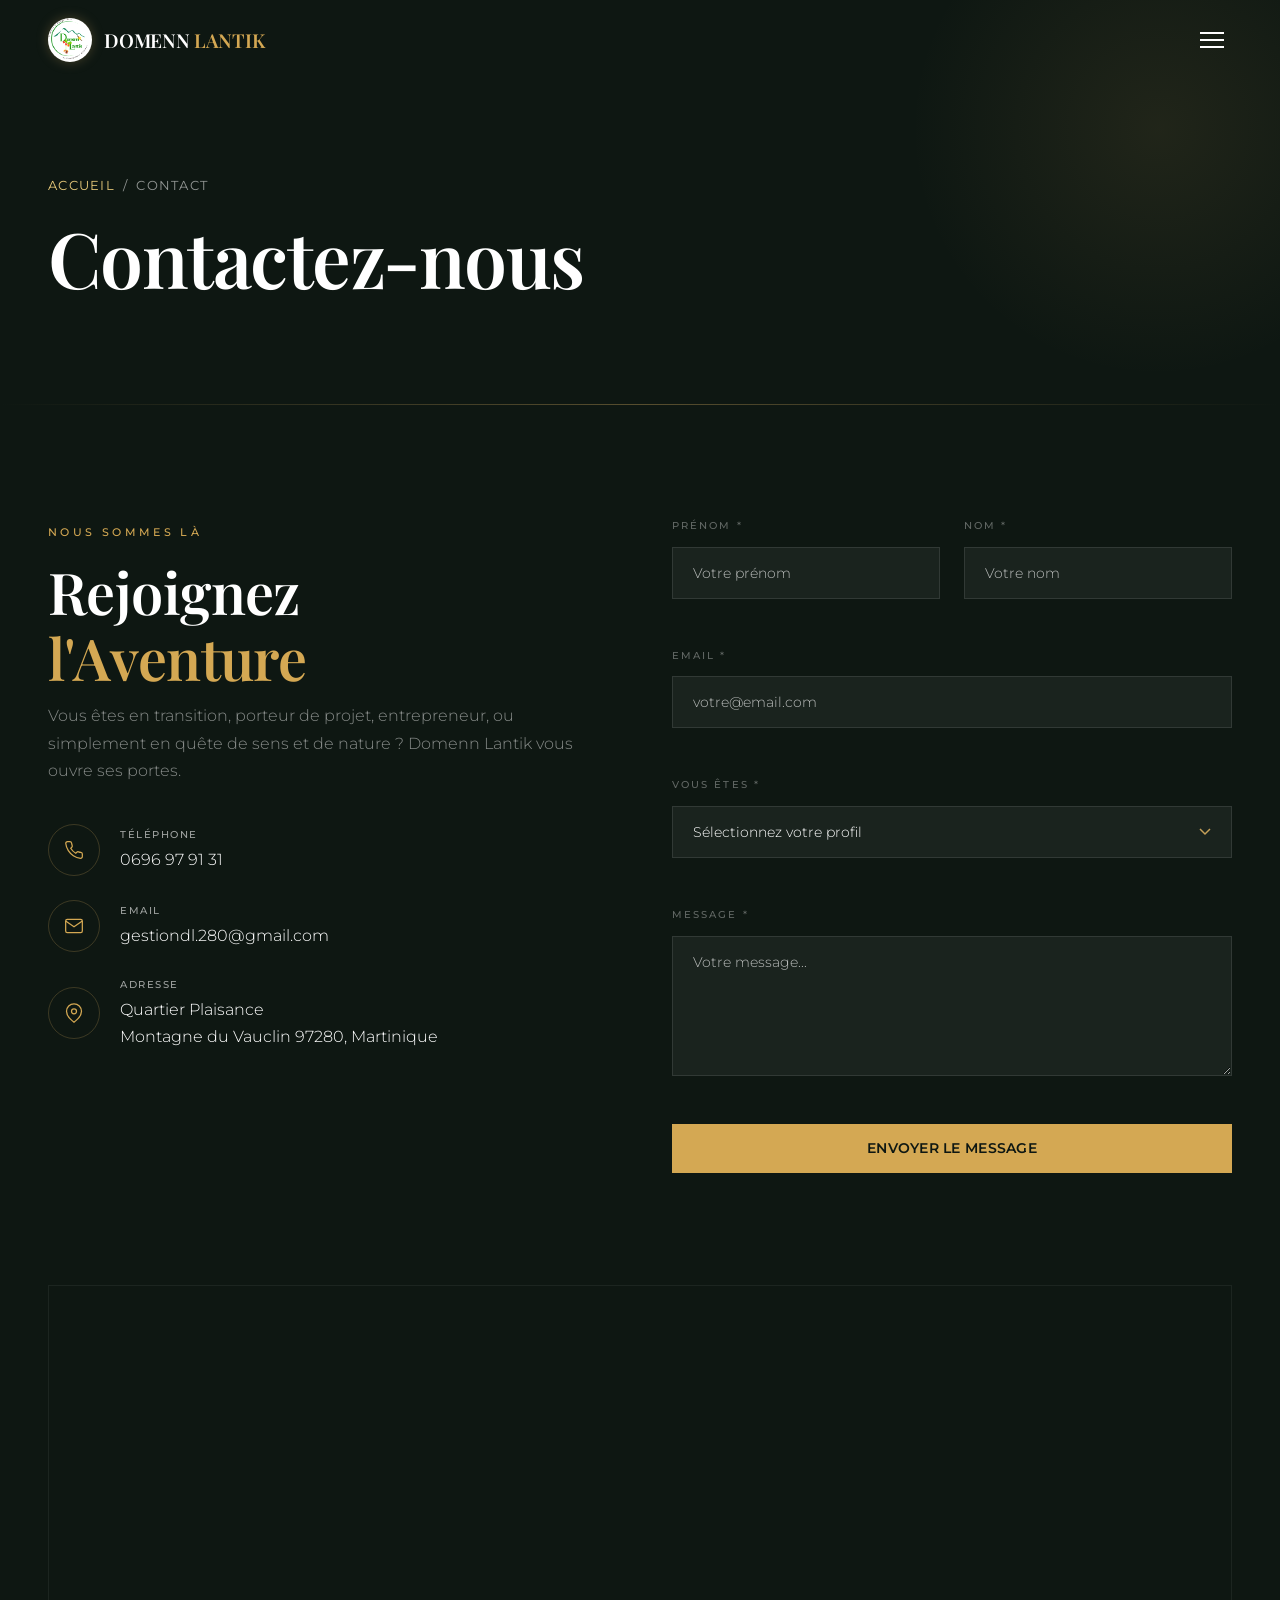
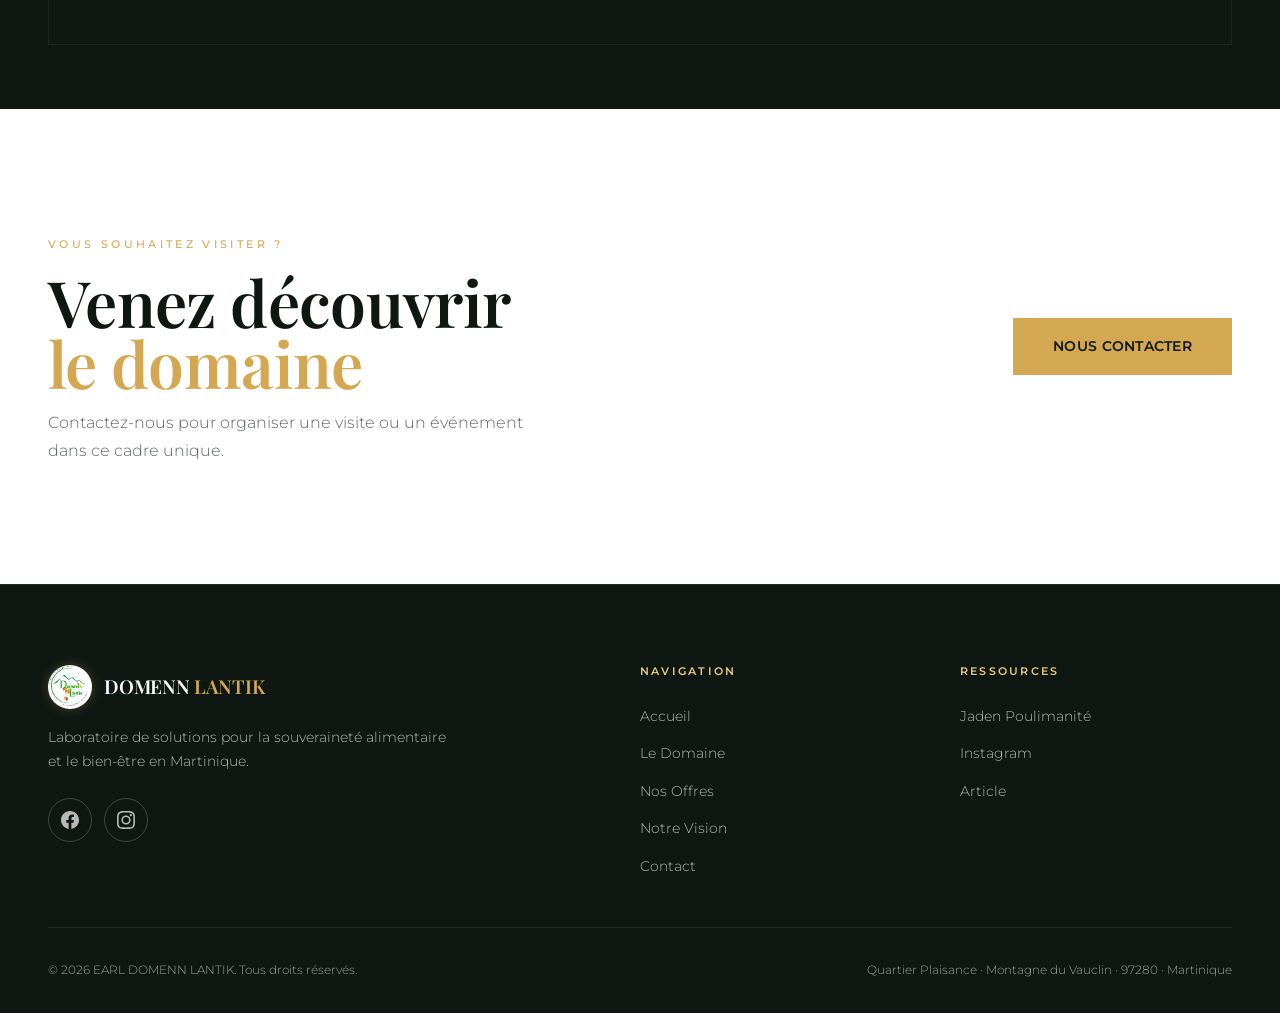
<file: contact.html>
﻿<!DOCTYPE html>
<html lang="fr">
<head>
  <meta charset="UTF-8">
  <meta name="viewport" content="width=device-width, initial-scale=1.0">
  <meta name="description" content="Contactez DOMENN LANTIK · laboratoire de solutions pour la souveraineté alimentaire en Martinique. Téléphone, email, formulaire de contact.">
  <title>Contact · DOMENN LANTIK</title>
  <link rel="stylesheet" href="style.css?v=20260725-songhai">
  <link rel="icon" type="image/svg+xml" href="data:image/svg+xml,%3Csvg xmlns='http://www.w3.org/2000/svg' viewBox='0 0 32 32'%3E%3Ctext y='28' font-size='28'%3E🌿%3C/text%3E%3C/svg%3E">
</head>
<body>
  <a href="#main" class="skip-link">Passer au contenu</a>


  <header class="site-header">
    <div class="container header-inner">
      <a href="index.html" class="logo-link">
        <img src="images/logo.png" alt="Domenn Lantik" class="logo-img">
        <div class="logo-text"><span class="brand">DOMENN</span><span class="brand-accent">LANTIK</span></div>
      </a>
      <nav>
        <ul class="nav-list">
          <li><a href="index.html" class="nav-link">Accueil</a></li>
          <li><a href="domaine.html" class="nav-link">Domaine</a></li>
          <li><a href="offres.html" class="nav-link">Offres</a></li>
          <li><a href="vision.html" class="nav-link">Vision</a></li>
          <li><a href="actualites.html" class="nav-link">Actualités</a></li>
          <li><a href="contact.html" class="nav-link nav-cta">Contact</a></li>
        </ul>
      </nav>
      <button class="hamburger" aria-label="Menu"><span></span><span></span><span></span></button>
    </div>
  </header>

  <div class="mobile-nav">
    <a href="index.html" class="nav-link">Accueil</a>
    <a href="domaine.html" class="nav-link">Le Domaine</a>
    <a href="offres.html" class="nav-link">Nos Offres</a>
    <a href="vision.html" class="nav-link">Notre Vision</a>
    <a href="actualites.html" class="nav-link">Actualités</a>
    <div class="gold-line-long"></div>
    <a href="contact.html" class="btn btn-primary">Nous Contacter</a>
    <div class="footer-social" style="justify-content:center;margin-top:1.5rem;">
      <a href="https://www.facebook.com/share/18mY9qPHfn/" target="_blank" rel="noopener" class="social-link" aria-label="Facebook"><svg fill="currentColor" viewBox="0 0 24 24"><path d="M24 12.073c0-6.627-5.373-12-12-12s-12 5.373-12 12c0 5.99 4.388 10.954 10.125 11.854v-8.385H7.078v-3.47h3.047V9.43c0-3.007 1.792-4.669 4.533-4.669 1.312 0 2.686.235 2.686.235v2.953H15.83c-1.491 0-1.956.925-1.956 1.874v2.25h3.328l-.532 3.47h-2.796v8.385C19.612 23.027 24 18.062 24 12.073z"/></svg></a>
      <a href="https://www.instagram.com/domenn_lantik" target="_blank" rel="noopener" class="social-link" aria-label="Instagram"><svg fill="currentColor" viewBox="0 0 24 24"><path d="M12 2.163c3.204 0 3.584.012 4.85.07 3.252.148 4.771 1.691 4.919 4.919.058 1.265.069 1.645.069 4.849 0 3.205-.012 3.584-.069 4.849-.149 3.225-1.664 4.771-4.919 4.919-1.266.058-1.644.07-4.85.07-3.204 0-3.584-.012-4.849-.07-3.26-.149-4.771-1.699-4.919-4.92-.058-1.265-.07-1.644-.07-4.849 0-3.204.013-3.583.07-4.849.149-3.227 1.664-4.771 4.919-4.919 1.266-.057 1.645-.069 4.849-.069zM12 0C8.741 0 8.333.014 7.053.072 2.695.272.273 2.69.073 7.052.014 8.333 0 8.741 0 12c0 3.259.014 3.668.072 4.948.2 4.358 2.618 6.78 6.98 6.98C8.333 23.986 8.741 24 12 24c3.259 0 3.668-.014 4.948-.072 4.354-.2 6.782-2.618 6.979-6.98.059-1.28.073-1.689.073-4.948 0-3.259-.014-3.667-.072-4.947-.196-4.354-2.617-6.78-6.979-6.98C15.668.014 15.259 0 12 0zm0 5.838a6.162 6.162 0 1 0 0 12.324 6.162 6.162 0 0 0 0-12.324zM12 16a4 4 0 1 1 0-8 4 4 0 0 1 0 8zm6.406-11.845a1.44 1.44 0 1 0 0 2.881 1.44 1.44 0 0 0 0-2.881z"/></svg></a>
    </div>  </div>

  <main id="main">
    <section class="page-hero">
      <div class="container">
        <div class="breadcrumb"><a href="index.html">Accueil</a><span>/</span><span>Contact</span></div>
        <h1>Contactez-nous</h1>
      </div>
    </section>

    <!-- Contact Layout -->
    <section class="section" style="background:var(--earth-900);color:#fff;">
      <div class="container">
        <div style="display:grid;grid-template-columns:1fr 1fr;gap:4rem;align-items:start;">

          <!-- Infos -->
          <div class="reveal-left">
            <span class="section-eyebrow">Nous sommes là</span>
            <h2 style="color:#fff;margin-bottom:0.75rem;">Rejoignez<br><span style="color:var(--or);">l'Aventure</span></h2>
            <p style="color:rgba(255,255,255,0.5);font-weight:300;line-height:1.7;margin-bottom:2.5rem;">
              Vous êtes en transition, porteur de projet, entrepreneur, ou simplement en quête de sens et de nature&nbsp;? Domenn Lantik vous ouvre ses portes.
            </p>

            <div class="contact-list">
              <a href="tel:0696979131" class="contact-item">
                <div class="contact-item-icon"><svg viewBox="0 0 24 24" fill="none" stroke="currentColor" stroke-width="1.5"><path d="M22 16.92v3a2 2 0 01-2.18 2 19.79 19.79 0 01-8.63-3.07 19.5 19.5 0 01-6-6 19.79 19.79 0 01-3.07-8.67A2 2 0 014.11 2h3a2 2 0 012 1.72 12.84 12.84 0 00.7 2.81 2 2 0 01-.45 2.11L8.09 9.91a16 16 0 006 6l1.27-1.27a2 2 0 012.11-.45 12.84 12.84 0 002.81.7A2 2 0 0122 16.92z"/></svg></div>
                <div>
                  <p class="contact-item-label">Téléphone</p>
                  <span class="contact-item-value">0696 97 91 31</span>
                </div>
              </a>

              <a href="mailto:gestiondl.280@gmail.com" class="contact-item">
                <div class="contact-item-icon"><svg viewBox="0 0 24 24" fill="none" stroke="currentColor" stroke-width="1.5"><path d="M4 4h16c1.1 0 2 .9 2 2v12c0 1.1-.9 2-2 2H4c-1.1 0-2-.9-2-2V6c0-1.1.9-2 2-2z"/><polyline points="22,6 12,13 2,6"/></svg></div>
                <div>
                  <p class="contact-item-label">Email</p>
                  <span class="contact-item-value">gestiondl.280@gmail.com</span>
                </div>
              </a>

              <div class="contact-item">
                <div class="contact-item-icon"><svg viewBox="0 0 24 24" fill="none" stroke="currentColor" stroke-width="1.5"><path d="M21 10c0 7-9 13-9 13s-9-6-9-13a9 9 0 0118 0z"/><circle cx="12" cy="10" r="3"/></svg></div>
                <div>
                  <p class="contact-item-label">Adresse</p>
                  <span class="contact-item-value">Quartier Plaisance<br>Montagne du Vauclin 97280, Martinique</span>
                </div>
              </div>
            </div>
          </div>

          <!-- Form -->
          <div class="reveal-right">
            <form id="contactForm" class="contact-form">
              <input type="hidden" name="_subject" value="Nouveau message depuis le site Domenn Lantik">
              <input type="hidden" name="_captcha" value="false">
              <input type="hidden" name="_template" value="table">
              <input type="text" name="_honey" style="display:none">

              <div class="form-row">
                <div class="form-group">
                  <label for="prenom">Prénom *</label>
                  <input type="text" id="prenom" name="prenom" required placeholder="Votre prénom">
                  <div class="form-feedback" id="prenomFeedback"></div>
                </div>
                <div class="form-group">
                  <label for="nom">Nom *</label>
                  <input type="text" id="nom" name="nom" required placeholder="Votre nom">
                  <div class="form-feedback" id="nomFeedback"></div>
                </div>
              </div>

              <div class="form-group">
                <label for="email">Email *</label>
                <input type="email" id="email" name="email" required placeholder="votre@email.com">
                <div class="form-feedback" id="emailFeedback"></div>
              </div>

              <div class="form-group">
                <label for="profil">Vous êtes *</label>
                <select id="profil" name="profil" required>
                  <option value="">Sélectionnez votre profil</option>
                  <option value="femme-transition">Femme en transition</option>
                  <option value="entrepreneur">Entrepreneur / Créateur</option>
                  <option value="touriste">Touriste / Visiteur</option>
                  <option value="professionnel-sante">Professionnel de santé</option>
                  <option value="partenaire">Partenaire potentiel</option>
                  <option value="autre">Autre</option>
                </select>
              </div>

              <div class="form-group">
                <label for="message">Message *</label>
                <textarea id="message" name="message" required placeholder="Votre message..." rows="5"></textarea>
                <div class="form-feedback" id="messageFeedback"></div>
              </div>

              <button type="submit" class="btn btn-primary btn-lg" style="width:100%;">Envoyer le message</button>
            </form>
          </div>
        </div>
      </div>
    </section>

    <!-- Map -->
    <section class="section" style="padding:0;background:var(--earth-900);">
      <div class="container" style="padding-bottom:4rem;">
        <div class="reveal" style="overflow:hidden;border:1px solid rgba(255,255,255,0.06);">
          <iframe src="https://www.google.com/maps?q=Quartier%20Plaisance%2C%20Montagne%20du%20Vauclin%2C%2097280%2C%20Martinique&output=embed" width="100%" height="350" style="border:0;filter:grayscale(40%) contrast(1.1);" allowfullscreen="" loading="lazy" referrerpolicy="no-referrer-when-downgrade" title="Carte de localisation - Quartier Plaisance, Montagne du Vauclin"></iframe>
        </div>
      </div>
    </section>

    <section class="bottom-cta">
      <div class="container bottom-cta-inner reveal">
        <div class="bottom-cta-copy">
          <span class="section-eyebrow">Vous souhaitez visiter ?</span>
          <h2>Venez découvrir<br><span>le domaine</span></h2>
          <p>Contactez-nous pour organiser une visite ou un événement dans ce cadre unique.</p>
        </div>
        <a href="#contactForm" class="btn btn-primary btn-lg bottom-cta-action">Nous contacter</a>
      </div>
    </section>
  </main>

  <footer class="site-footer">
    <div class="container">
      <div class="footer-grid">
        <div class="footer-brand">
          <a href="index.html" class="logo-link">
            <img src="images/logo.png" alt="Domenn Lantik" class="logo-img">
            <div class="logo-text"><span class="brand">DOMENN</span><span class="brand-accent">LANTIK</span></div>
          </a>
          <p>Laboratoire de solutions pour la souveraineté alimentaire et le bien-être en Martinique.</p>
          <div class="footer-social">
            <a href="https://www.facebook.com/share/18mY9qPHfn/" target="_blank" rel="noopener" class="social-link" aria-label="Facebook"><svg fill="currentColor" viewBox="0 0 24 24"><path d="M24 12.073c0-6.627-5.373-12-12-12s-12 5.373-12 12c0 5.99 4.388 10.954 10.125 11.854v-8.385H7.078v-3.47h3.047V9.43c0-3.007 1.792-4.669 4.533-4.669 1.312 0 2.686.235 2.686.235v2.953H15.83c-1.491 0-1.956.925-1.956 1.874v2.25h3.328l-.532 3.47h-2.796v8.385C19.612 23.027 24 18.062 24 12.073z"/></svg></a>
            <a href="https://www.instagram.com/domenn_lantik" target="_blank" rel="noopener" class="social-link" aria-label="Instagram"><svg fill="currentColor" viewBox="0 0 24 24"><path d="M12 2.163c3.204 0 3.584.012 4.85.07 3.252.148 4.771 1.691 4.919 4.919.058 1.265.069 1.645.069 4.849 0 3.205-.012 3.584-.069 4.849-.149 3.225-1.664 4.771-4.919 4.919-1.266.058-1.644.07-4.85.07-3.204 0-3.584-.012-4.849-.07-3.26-.149-4.771-1.699-4.919-4.92-.058-1.265-.07-1.644-.07-4.849 0-3.204.013-3.583.07-4.849.149-3.227 1.664-4.771 4.919-4.919 1.266-.057 1.645-.069 4.849-.069zM12 0C8.741 0 8.333.014 7.053.072 2.695.272.273 2.69.073 7.052.014 8.333 0 8.741 0 12c0 3.259.014 3.668.072 4.948.2 4.358 2.618 6.78 6.98 6.98C8.333 23.986 8.741 24 12 24c3.259 0 3.668-.014 4.948-.072 4.354-.2 6.782-2.618 6.979-6.98.059-1.28.073-1.689.073-4.948 0-3.259-.014-3.667-.072-4.947-.196-4.354-2.617-6.78-6.979-6.98C15.668.014 15.259 0 12 0zm0 5.838a6.162 6.162 0 1 0 0 12.324 6.162 6.162 0 0 0 0-12.324zM12 16a4 4 0 1 1 0-8 4 4 0 0 1 0 8zm6.406-11.845a1.44 1.44 0 1 0 0 2.881 1.44 1.44 0 0 0 0-2.881z"/></svg></a>
          </div>
        </div>
        <div class="footer-col">
          <h4>Navigation</h4>
          <ul>
            <li><a href="index.html">Accueil</a></li>
            <li><a href="domaine.html">Le Domaine</a></li>
            <li><a href="offres.html">Nos Offres</a></li>
            <li><a href="vision.html">Notre Vision</a></li>
            <li><a href="contact.html">Contact</a></li>
          </ul>
        </div>
        <div class="footer-col">
          <h4>Ressources</h4>
          <ul>
            <li><a href="https://www.instagram.com/jadenpoulimanite" target="_blank" rel="noopener">Jaden Poulimanité</a></li>
            <li><a href="https://www.instagram.com/domenn_lantik" target="_blank" rel="noopener">Instagram</a></li>
            <li><a href="https://camilleguigonnet.fr/2024/04/cultiver-lavenir-le-domenn-lantik-laboratoire-de-solutions-pour-la-souverainete-agricole-de-la-martinique/" target="_blank" rel="noopener">Article</a></li>
          </ul>
        </div>
      </div>
      <div class="footer-bottom">
        <p>© 2026 EARL DOMENN LANTIK. Tous droits réservés.</p>
        <p>Quartier Plaisance · Montagne du Vauclin · 97280 · Martinique</p>
      </div>
    </div>
  </footer>

  <script src="main.js?v=20260725-songhai"></script>
</body>
</html>
</file>
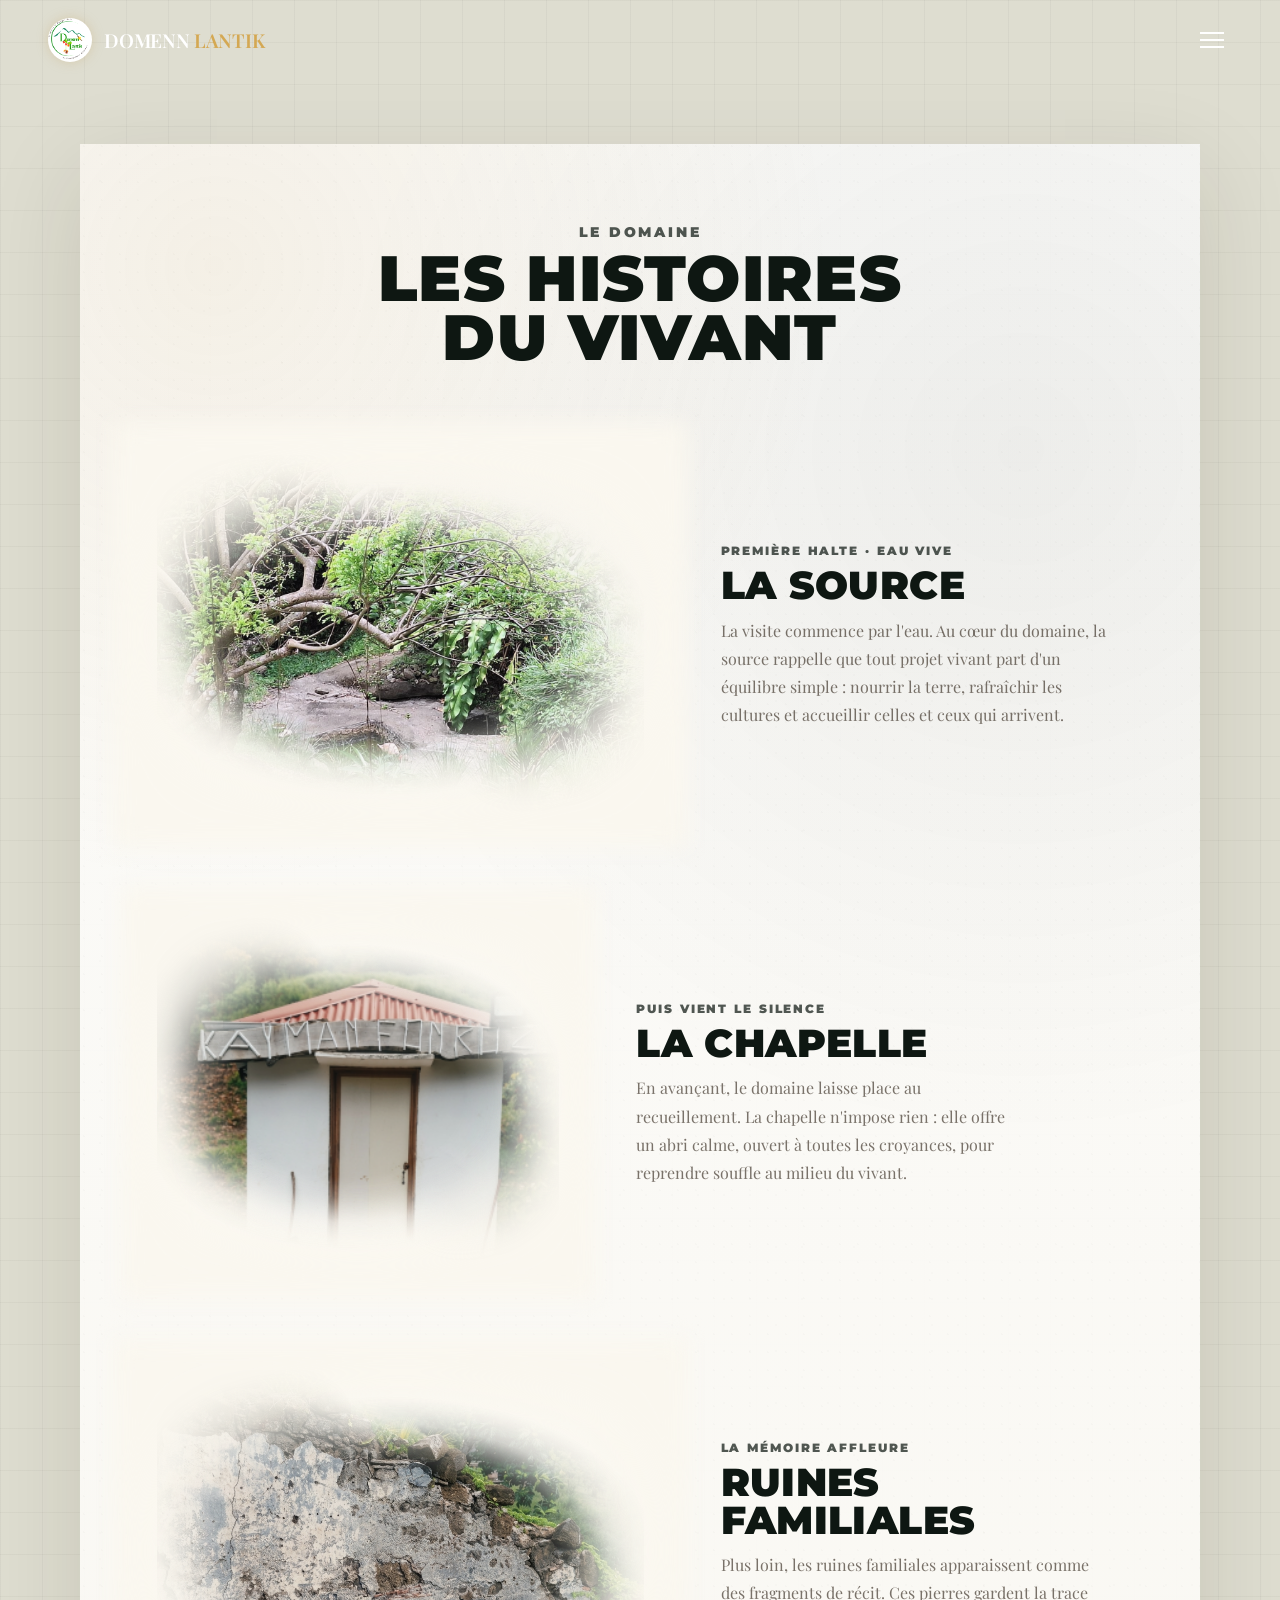
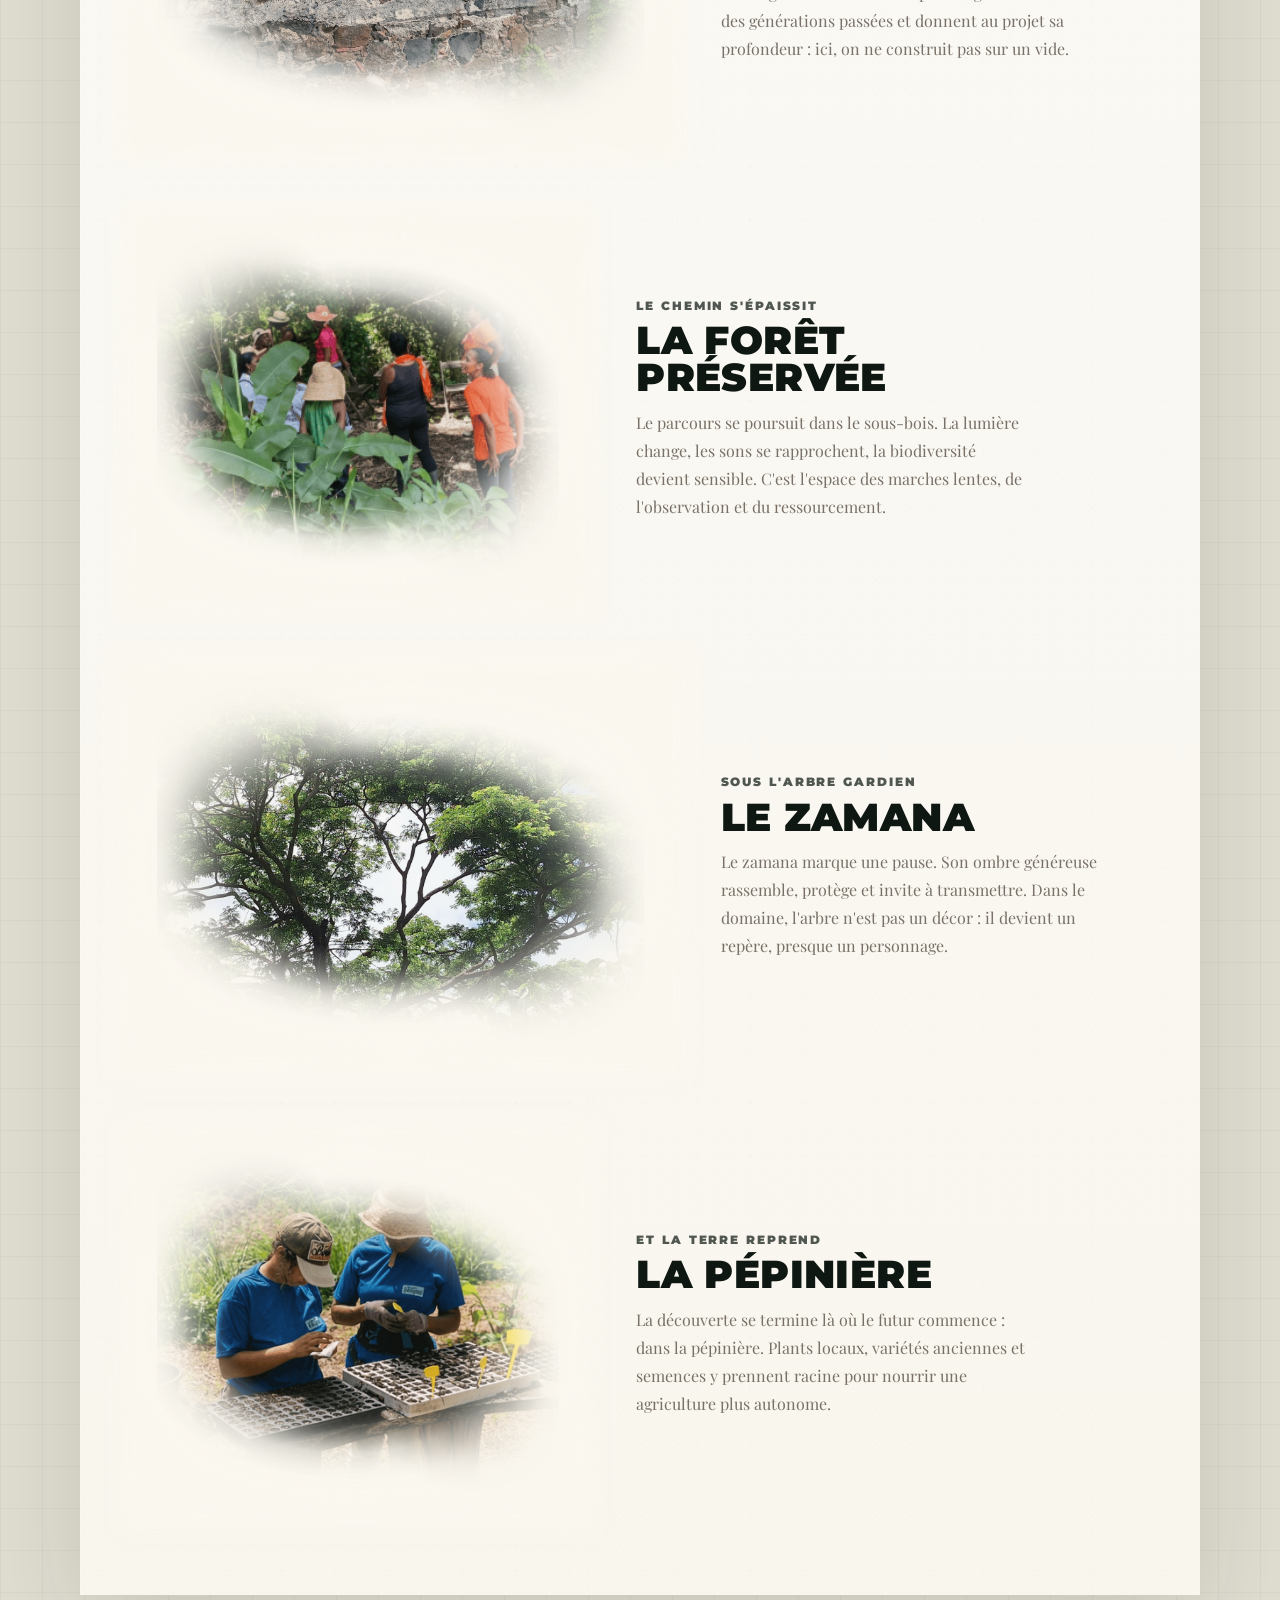
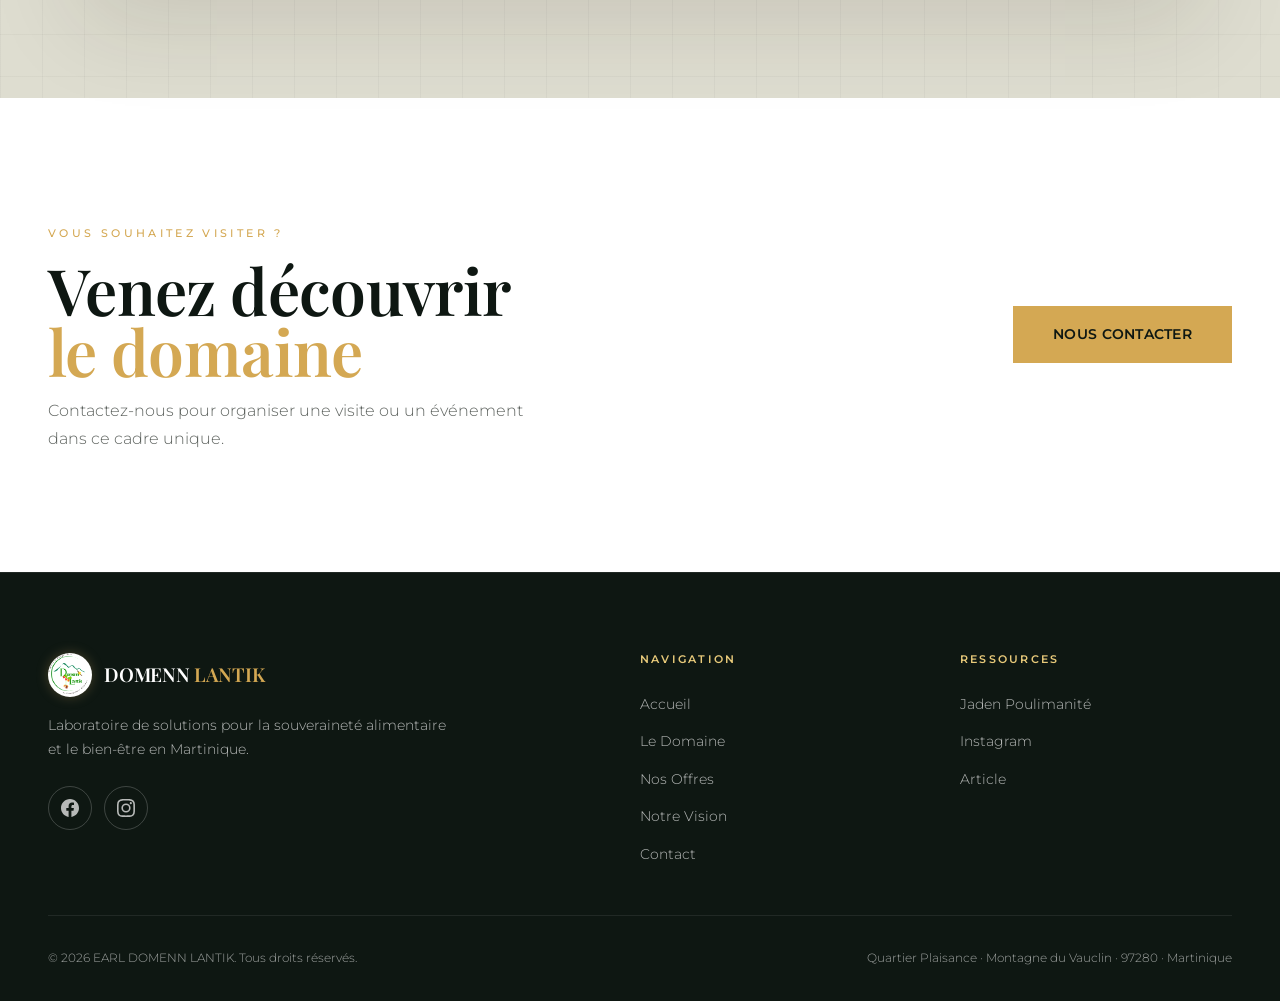
<file: domaine.html>
﻿<!DOCTYPE html>
<html lang="fr">
<head>
  <meta charset="UTF-8">
  <meta name="viewport" content="width=device-width, initial-scale=1.0">
  <meta name="description" content="Découvrez le domaine Domenn Lantik au Vauclin : la source, la chapelle, les ruines familiales, le sous-bois, le zamana et la pépinière.">
  <title>Le Domaine · DOMENN LANTIK</title>
  <link rel="stylesheet" href="style.css?v=20260725-songhai">
  <link rel="icon" type="image/svg+xml" href="data:image/svg+xml,%3Csvg xmlns='http://www.w3.org/2000/svg' viewBox='0 0 32 32'%3E%3Ctext y='28' font-size='28'%3E🌿%3C/text%3E%3C/svg%3E">
</head>
<body>
  <a href="#main" class="skip-link">Passer au contenu</a>


  <header class="site-header">
    <div class="container header-inner">
      <a href="index.html" class="logo-link">
        <img src="images/logo.png" alt="Domenn Lantik" class="logo-img">
        <div class="logo-text"><span class="brand">DOMENN</span><span class="brand-accent">LANTIK</span></div>
      </a>
      <nav>
        <ul class="nav-list">
          <li><a href="index.html" class="nav-link">Accueil</a></li>
          <li><a href="domaine.html" class="nav-link">Domaine</a></li>
          <li><a href="offres.html" class="nav-link">Offres</a></li>
          <li><a href="vision.html" class="nav-link">Vision</a></li>
          <li><a href="actualites.html" class="nav-link">Actualités</a></li>
          <li><a href="contact.html" class="nav-link nav-cta">Contact</a></li>
        </ul>
      </nav>
      <button class="hamburger" aria-label="Menu"><span></span><span></span><span></span></button>
    </div>
  </header>

  <div class="mobile-nav">
    <a href="index.html" class="nav-link">Accueil</a>
    <a href="domaine.html" class="nav-link">Le Domaine</a>
    <a href="offres.html" class="nav-link">Nos Offres</a>
    <a href="vision.html" class="nav-link">Notre Vision</a>
    <a href="actualites.html" class="nav-link">Actualités</a>
    <div class="gold-line-long"></div>
    <a href="contact.html" class="btn btn-primary">Nous Contacter</a>
    <div class="footer-social" style="justify-content:center;margin-top:1.5rem;">
      <a href="https://www.facebook.com/share/18mY9qPHfn/" target="_blank" rel="noopener" class="social-link" aria-label="Facebook"><svg fill="currentColor" viewBox="0 0 24 24"><path d="M24 12.073c0-6.627-5.373-12-12-12s-12 5.373-12 12c0 5.99 4.388 10.954 10.125 11.854v-8.385H7.078v-3.47h3.047V9.43c0-3.007 1.792-4.669 4.533-4.669 1.312 0 2.686.235 2.686.235v2.953H15.83c-1.491 0-1.956.925-1.956 1.874v2.25h3.328l-.532 3.47h-2.796v8.385C19.612 23.027 24 18.062 24 12.073z"/></svg></a>
      <a href="https://www.instagram.com/domenn_lantik" target="_blank" rel="noopener" class="social-link" aria-label="Instagram"><svg fill="currentColor" viewBox="0 0 24 24"><path d="M12 2.163c3.204 0 3.584.012 4.85.07 3.252.148 4.771 1.691 4.919 4.919.058 1.265.069 1.645.069 4.849 0 3.205-.012 3.584-.069 4.849-.149 3.225-1.664 4.771-4.919 4.919-1.266.058-1.644.07-4.85.07-3.204 0-3.584-.012-4.849-.07-3.26-.149-4.771-1.699-4.919-4.92-.058-1.265-.07-1.644-.07-4.849 0-3.204.013-3.583.07-4.849.149-3.227 1.664-4.771 4.919-4.919 1.266-.057 1.645-.069 4.849-.069zM12 0C8.741 0 8.333.014 7.053.072 2.695.272.273 2.69.073 7.052.014 8.333 0 8.741 0 12c0 3.259.014 3.668.072 4.948.2 4.358 2.618 6.78 6.98 6.98C8.333 23.986 8.741 24 12 24c3.259 0 3.668-.014 4.948-.072 4.354-.2 6.782-2.618 6.979-6.98.059-1.28.073-1.689.073-4.948 0-3.259-.014-3.667-.072-4.947-.196-4.354-2.617-6.78-6.979-6.98C15.668.014 15.259 0 12 0zm0 5.838a6.162 6.162 0 1 0 0 12.324 6.162 6.162 0 0 0 0-12.324zM12 16a4 4 0 1 1 0-8 4 4 0 0 1 0 8zm6.406-11.845a1.44 1.44 0 1 0 0 2.881 1.44 1.44 0 0 0 0-2.881z"/></svg></a>
    </div>  </div>

  <main id="main">
    <section class="domaine-stories">
      <div class="domaine-paper">
        <div class="stories-title reveal">
          <span>Le Domaine</span>
          <h1>Les histoires<br>du vivant</h1>
        </div>

        <article class="story-row story-row-right reveal">
          <figure class="story-photo story-photo-a">
            <img src="images/source.jpg" alt="La source naturelle du domaine Domenn Lantik" loading="lazy">
          </figure>
          <div class="story-copy">
            <span class="story-kicker">Première halte · eau vive</span>
            <h2>La Source</h2>
            <p>La visite commence par l'eau. Au cœur du domaine, la source rappelle que tout projet vivant part d'un équilibre simple : nourrir la terre, rafraîchir les cultures et accueillir celles et ceux qui arrivent.</p>
          </div>
        </article>

        <article class="story-row story-row-left reveal">
          <div class="story-copy">
            <span class="story-kicker">Puis vient le silence</span>
            <h2>La Chapelle</h2>
            <p>En avançant, le domaine laisse place au recueillement. La chapelle n'impose rien : elle offre un abri calme, ouvert à toutes les croyances, pour reprendre souffle au milieu du vivant.</p>
          </div>
          <figure class="story-photo story-photo-b">
            <img src="images/chapelle.png" alt="La chapelle du domaine Domenn Lantik" loading="lazy">
          </figure>
        </article>

        <article class="story-row story-row-right reveal">
          <figure class="story-photo story-photo-c">
            <img src="images/ruine.png" alt="Les ruines familiales du domaine" loading="lazy">
          </figure>
          <div class="story-copy">
            <span class="story-kicker">La mémoire affleure</span>
            <h2>Ruines familiales</h2>
            <p>Plus loin, les ruines familiales apparaissent comme des fragments de récit. Ces pierres gardent la trace des générations passées et donnent au projet sa profondeur : ici, on ne construit pas sur un vide.</p>
          </div>
        </article>

        <article class="story-row story-row-left reveal">
          <div class="story-copy">
            <span class="story-kicker">Le chemin s'épaissit</span>
            <h2>La forêt préservée</h2>
            <p>Le parcours se poursuit dans le sous-bois. La lumière change, les sons se rapprochent, la biodiversité devient sensible. C'est l'espace des marches lentes, de l'observation et du ressourcement.</p>
          </div>
          <figure class="story-photo story-photo-d">
            <img src="images/sousbois.png" alt="Le sous-bois préservé de Domenn Lantik" loading="lazy">
          </figure>
        </article>

        <article class="story-row story-row-right reveal">
          <figure class="story-photo story-photo-e">
            <img src="images/zanama.jpg" alt="Un zamana du domaine Domenn Lantik" loading="lazy">
          </figure>
          <div class="story-copy">
            <span class="story-kicker">Sous l'arbre gardien</span>
            <h2>Le Zamana</h2>
            <p>Le zamana marque une pause. Son ombre généreuse rassemble, protège et invite à transmettre. Dans le domaine, l'arbre n'est pas un décor : il devient un repère, presque un personnage.</p>
          </div>
        </article>

        <article class="story-row story-row-left reveal">
          <div class="story-copy">
            <span class="story-kicker">Et la terre reprend</span>
            <h2>La Pépinière</h2>
            <p>La découverte se termine là où le futur commence : dans la pépinière. Plants locaux, variétés anciennes et semences y prennent racine pour nourrir une agriculture plus autonome.</p>
          </div>
          <figure class="story-photo story-photo-f">
            <img src="images/pepi.png" alt="La pépinière du domaine Domenn Lantik" loading="lazy">
          </figure>
        </article>
      </div>
    </section>

    <section class="bottom-cta">
      <div class="container bottom-cta-inner reveal">
        <div class="bottom-cta-copy">
          <span class="section-eyebrow">Vous souhaitez visiter ?</span>
          <h2>Venez découvrir<br><span>le domaine</span></h2>
          <p>Contactez-nous pour organiser une visite ou un événement dans ce cadre unique.</p>
        </div>
        <a href="contact.html" class="btn btn-primary btn-lg bottom-cta-action">Nous contacter</a>
      </div>
    </section>
  </main>

  <footer class="site-footer">
    <div class="container">
      <div class="footer-grid">
        <div class="footer-brand">
          <a href="index.html" class="logo-link">
            <img src="images/logo.png" alt="Domenn Lantik" class="logo-img">
            <div class="logo-text"><span class="brand">DOMENN</span><span class="brand-accent">LANTIK</span></div>
          </a>
          <p>Laboratoire de solutions pour la souveraineté alimentaire et le bien-être en Martinique.</p>
          <div class="footer-social">
            <a href="https://www.facebook.com/share/18mY9qPHfn/" target="_blank" rel="noopener" class="social-link" aria-label="Facebook"><svg fill="currentColor" viewBox="0 0 24 24"><path d="M24 12.073c0-6.627-5.373-12-12-12s-12 5.373-12 12c0 5.99 4.388 10.954 10.125 11.854v-8.385H7.078v-3.47h3.047V9.43c0-3.007 1.792-4.669 4.533-4.669 1.312 0 2.686.235 2.686.235v2.953H15.83c-1.491 0-1.956.925-1.956 1.874v2.25h3.328l-.532 3.47h-2.796v8.385C19.612 23.027 24 18.062 24 12.073z"/></svg></a>
            <a href="https://www.instagram.com/domenn_lantik" target="_blank" rel="noopener" class="social-link" aria-label="Instagram"><svg fill="currentColor" viewBox="0 0 24 24"><path d="M12 2.163c3.204 0 3.584.012 4.85.07 3.252.148 4.771 1.691 4.919 4.919.058 1.265.069 1.645.069 4.849 0 3.205-.012 3.584-.069 4.849-.149 3.225-1.664 4.771-4.919 4.919-1.266.058-1.644.07-4.85.07-3.204 0-3.584-.012-4.849-.07-3.26-.149-4.771-1.699-4.919-4.92-.058-1.265-.07-1.644-.07-4.849 0-3.204.013-3.583.07-4.849.149-3.227 1.664-4.771 4.919-4.919 1.266-.057 1.645-.069 4.849-.069zM12 0C8.741 0 8.333.014 7.053.072 2.695.272.273 2.69.073 7.052.014 8.333 0 8.741 0 12c0 3.259.014 3.668.072 4.948.2 4.358 2.618 6.78 6.98 6.98C8.333 23.986 8.741 24 12 24c3.259 0 3.668-.014 4.948-.072 4.354-.2 6.782-2.618 6.979-6.98.059-1.28.073-1.689.073-4.948 0-3.259-.014-3.667-.072-4.947-.196-4.354-2.617-6.78-6.979-6.98C15.668.014 15.259 0 12 0zm0 5.838a6.162 6.162 0 1 0 0 12.324 6.162 6.162 0 0 0 0-12.324zM12 16a4 4 0 1 1 0-8 4 4 0 0 1 0 8zm6.406-11.845a1.44 1.44 0 1 0 0 2.881 1.44 1.44 0 0 0 0-2.881z"/></svg></a>
          </div>
        </div>
        <div class="footer-col">
          <h4>Navigation</h4>
          <ul>
            <li><a href="index.html">Accueil</a></li>
            <li><a href="domaine.html">Le Domaine</a></li>
            <li><a href="offres.html">Nos Offres</a></li>
            <li><a href="vision.html">Notre Vision</a></li>
            <li><a href="contact.html">Contact</a></li>
          </ul>
        </div>
        <div class="footer-col">
          <h4>Ressources</h4>
          <ul>
            <li><a href="https://www.instagram.com/jadenpoulimanite" target="_blank" rel="noopener">Jaden Poulimanité</a></li>
            <li><a href="https://www.instagram.com/domenn_lantik" target="_blank" rel="noopener">Instagram</a></li>
            <li><a href="https://camilleguigonnet.fr/2024/04/cultiver-lavenir-le-domenn-lantik-laboratoire-de-solutions-pour-la-souverainete-agricole-de-la-martinique/" target="_blank" rel="noopener">Article</a></li>
          </ul>
        </div>
      </div>
      <div class="footer-bottom">
        <p>© 2026 EARL DOMENN LANTIK. Tous droits réservés.</p>
        <p>Quartier Plaisance · Montagne du Vauclin · 97280 · Martinique</p>
      </div>
    </div>
  </footer>

  <script src="main.js?v=20260725-songhai"></script>
</body>
</html>
</file>
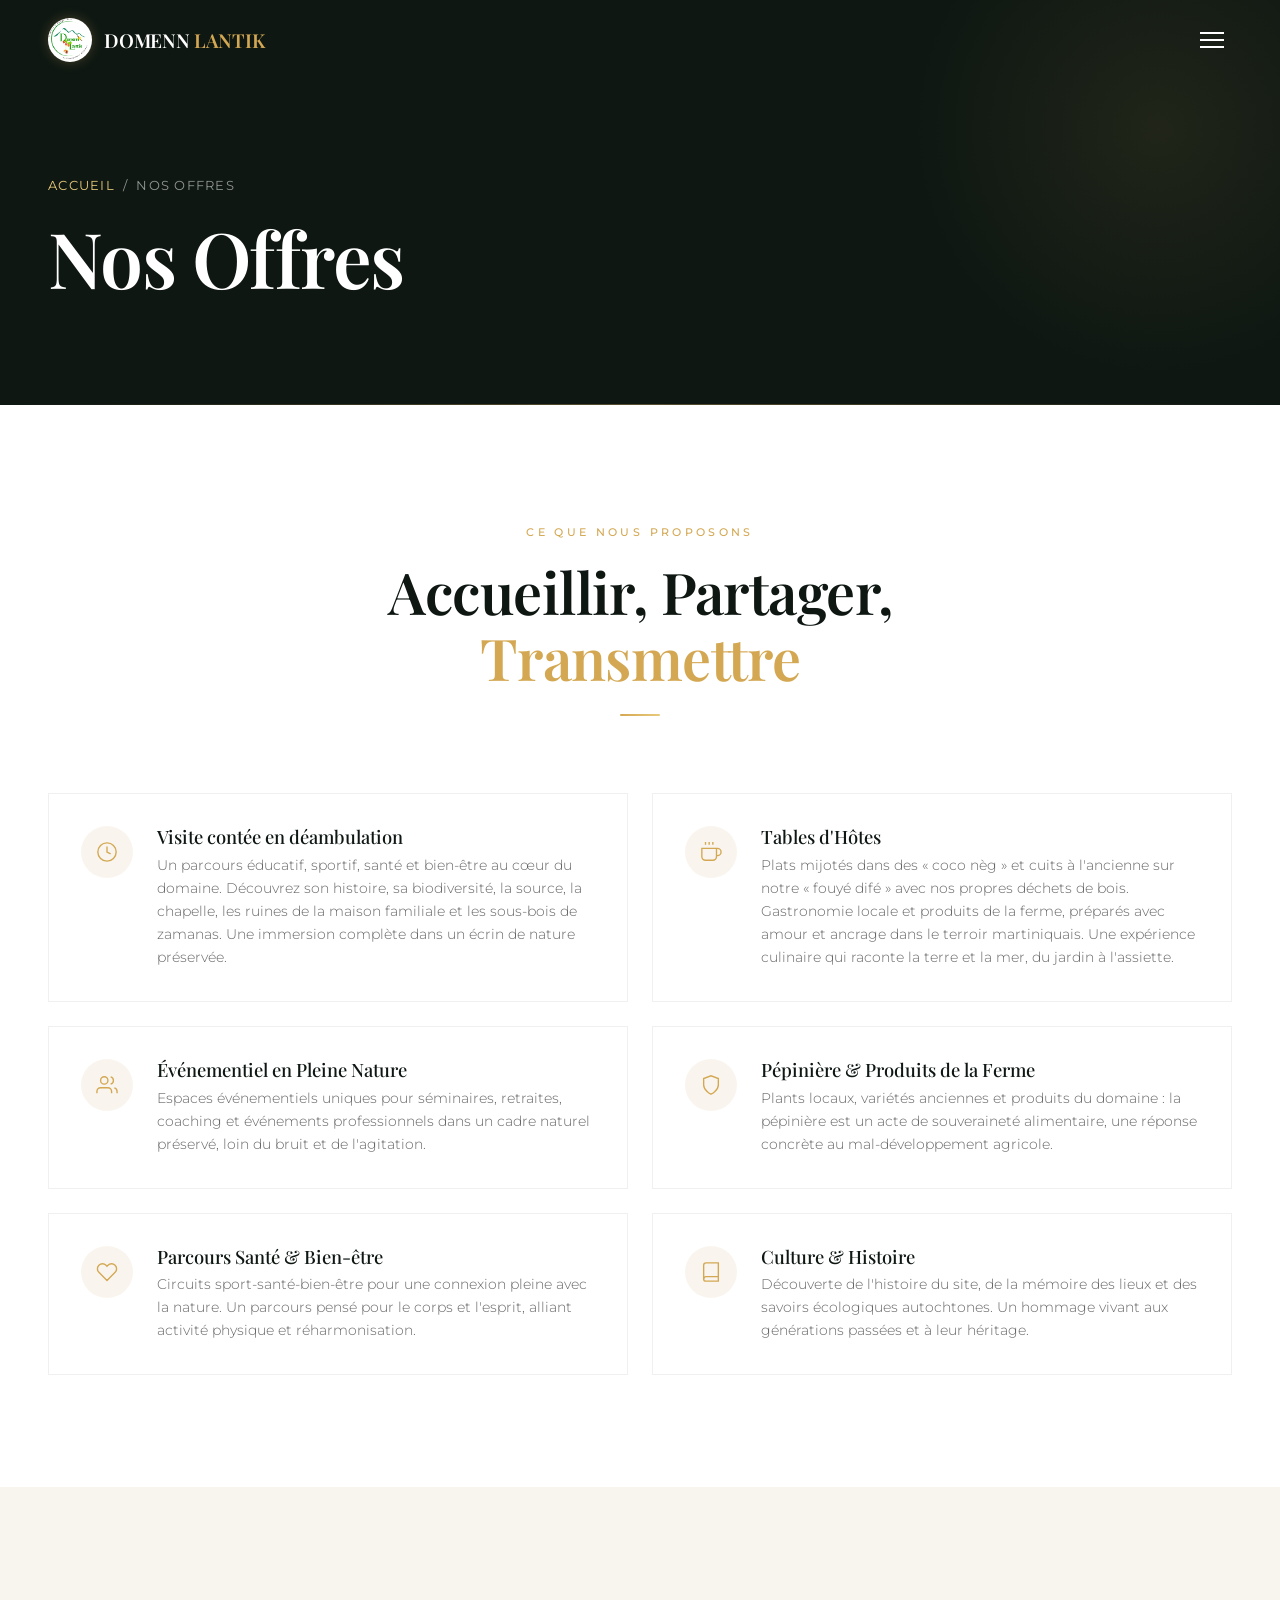
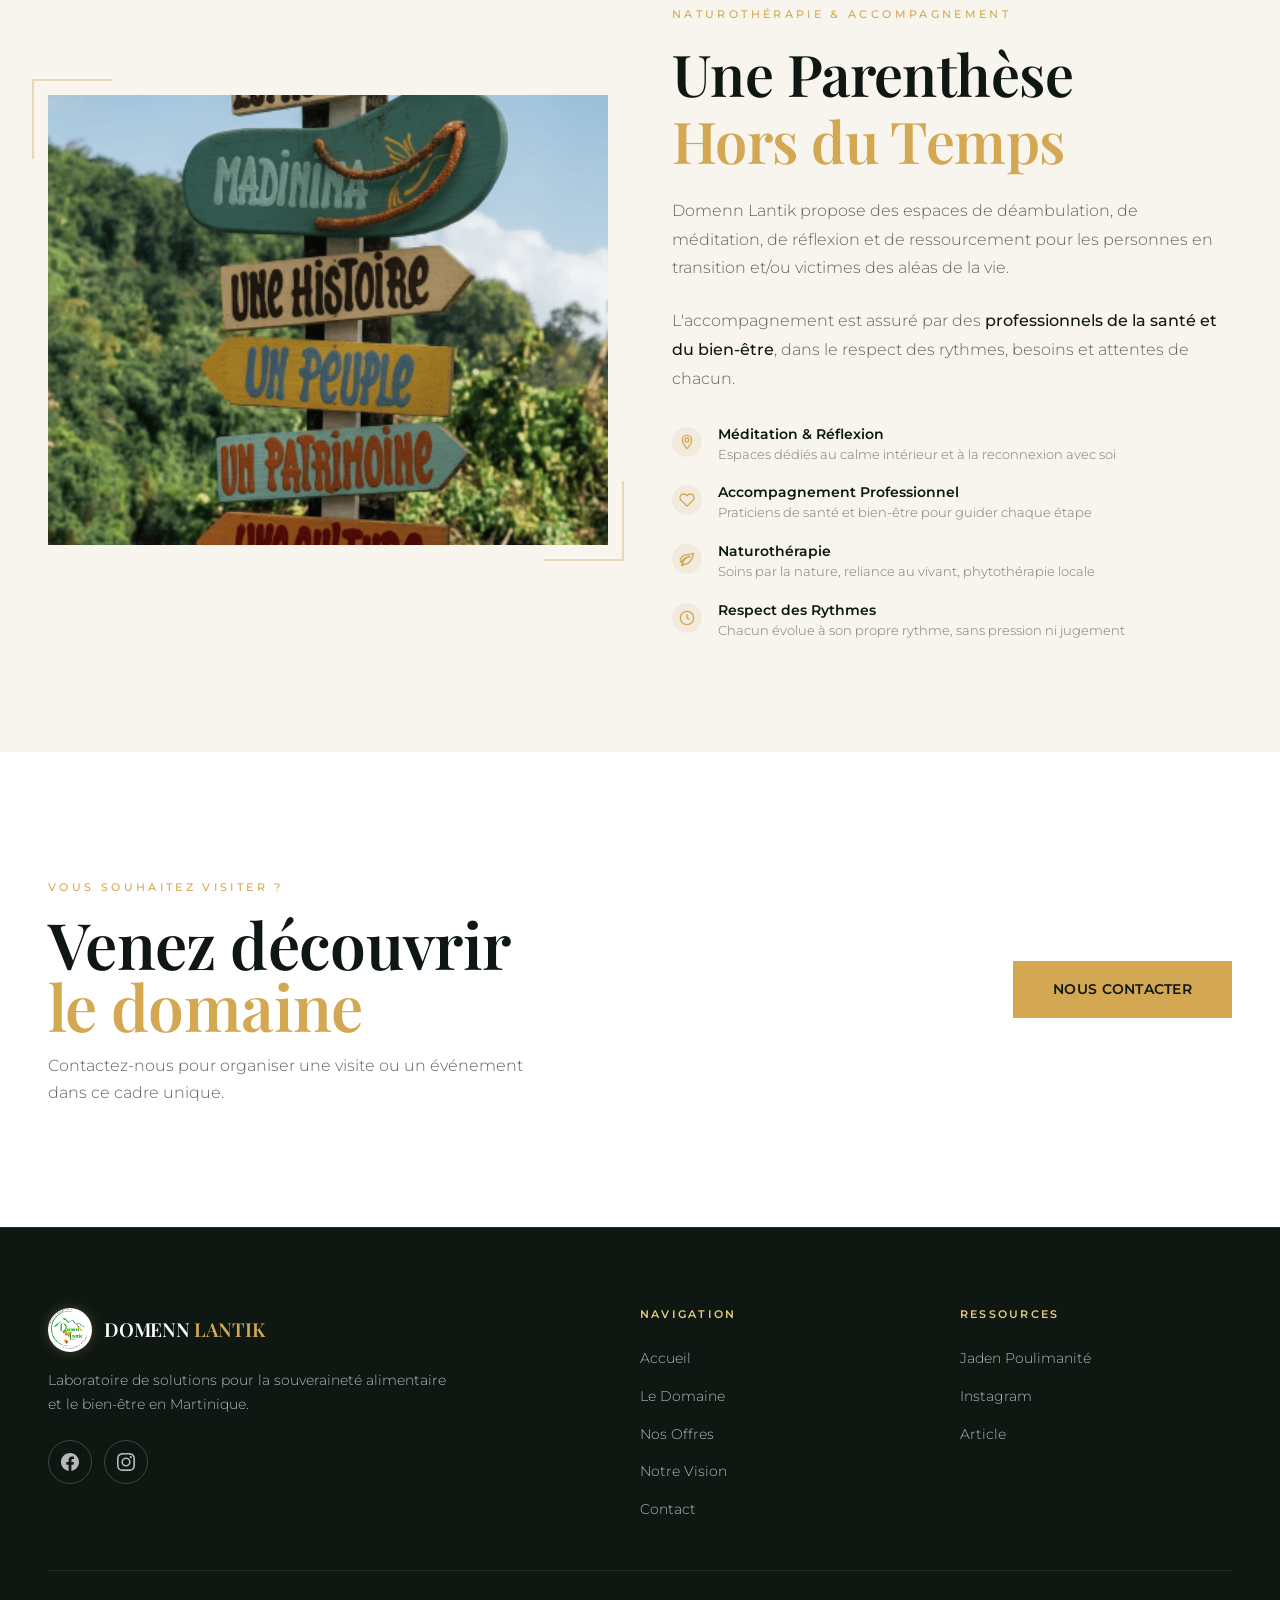
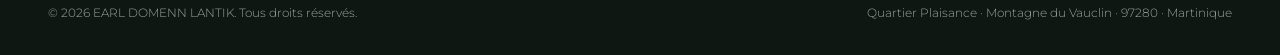
<file: offres.html>
﻿<!DOCTYPE html>
<html lang="fr">
<head>
  <meta charset="UTF-8">
  <meta name="viewport" content="width=device-width, initial-scale=1.0">
  <meta name="description" content="Les offres de Domenn Lantik : visites, tables d'hôtes, événementiel nature, pépinière, parcours santé et culture. Un domaine au service du bien-être.">
  <title>Nos Offres · DOMENN LANTIK</title>
  <link rel="stylesheet" href="style.css?v=20260725-songhai">
  <link rel="icon" type="image/svg+xml" href="data:image/svg+xml,%3Csvg xmlns='http://www.w3.org/2000/svg' viewBox='0 0 32 32'%3E%3Ctext y='28' font-size='28'%3E🌿%3C/text%3E%3C/svg%3E">
</head>
<body>
  <a href="#main" class="skip-link">Passer au contenu</a>


  <header class="site-header">
    <div class="container header-inner">
      <a href="index.html" class="logo-link">
        <img src="images/logo.png" alt="Domenn Lantik" class="logo-img">
        <div class="logo-text"><span class="brand">DOMENN</span><span class="brand-accent">LANTIK</span></div>
      </a>
      <nav>
        <ul class="nav-list">
          <li><a href="index.html" class="nav-link">Accueil</a></li>
          <li><a href="domaine.html" class="nav-link">Domaine</a></li>
          <li><a href="offres.html" class="nav-link">Offres</a></li>
          <li><a href="vision.html" class="nav-link">Vision</a></li>
          <li><a href="actualites.html" class="nav-link">Actualités</a></li>
          <li><a href="contact.html" class="nav-link nav-cta">Contact</a></li>
        </ul>
      </nav>
      <button class="hamburger" aria-label="Menu"><span></span><span></span><span></span></button>
    </div>
  </header>

  <div class="mobile-nav">
    <a href="index.html" class="nav-link">Accueil</a>
    <a href="domaine.html" class="nav-link">Le Domaine</a>
    <a href="offres.html" class="nav-link">Nos Offres</a>
    <a href="vision.html" class="nav-link">Notre Vision</a>
    <a href="actualites.html" class="nav-link">Actualités</a>
    <div class="gold-line-long"></div>
    <a href="contact.html" class="btn btn-primary">Nous Contacter</a>
    <div class="footer-social" style="justify-content:center;margin-top:1.5rem;">
      <a href="https://www.facebook.com/share/18mY9qPHfn/" target="_blank" rel="noopener" class="social-link" aria-label="Facebook"><svg fill="currentColor" viewBox="0 0 24 24"><path d="M24 12.073c0-6.627-5.373-12-12-12s-12 5.373-12 12c0 5.99 4.388 10.954 10.125 11.854v-8.385H7.078v-3.47h3.047V9.43c0-3.007 1.792-4.669 4.533-4.669 1.312 0 2.686.235 2.686.235v2.953H15.83c-1.491 0-1.956.925-1.956 1.874v2.25h3.328l-.532 3.47h-2.796v8.385C19.612 23.027 24 18.062 24 12.073z"/></svg></a>
      <a href="https://www.instagram.com/domenn_lantik" target="_blank" rel="noopener" class="social-link" aria-label="Instagram"><svg fill="currentColor" viewBox="0 0 24 24"><path d="M12 2.163c3.204 0 3.584.012 4.85.07 3.252.148 4.771 1.691 4.919 4.919.058 1.265.069 1.645.069 4.849 0 3.205-.012 3.584-.069 4.849-.149 3.225-1.664 4.771-4.919 4.919-1.266.058-1.644.07-4.85.07-3.204 0-3.584-.012-4.849-.07-3.26-.149-4.771-1.699-4.919-4.92-.058-1.265-.07-1.644-.07-4.849 0-3.204.013-3.583.07-4.849.149-3.227 1.664-4.771 4.919-4.919 1.266-.057 1.645-.069 4.849-.069zM12 0C8.741 0 8.333.014 7.053.072 2.695.272.273 2.69.073 7.052.014 8.333 0 8.741 0 12c0 3.259.014 3.668.072 4.948.2 4.358 2.618 6.78 6.98 6.98C8.333 23.986 8.741 24 12 24c3.259 0 3.668-.014 4.948-.072 4.354-.2 6.782-2.618 6.979-6.98.059-1.28.073-1.689.073-4.948 0-3.259-.014-3.667-.072-4.947-.196-4.354-2.617-6.78-6.979-6.98C15.668.014 15.259 0 12 0zm0 5.838a6.162 6.162 0 1 0 0 12.324 6.162 6.162 0 0 0 0-12.324zM12 16a4 4 0 1 1 0-8 4 4 0 0 1 0 8zm6.406-11.845a1.44 1.44 0 1 0 0 2.881 1.44 1.44 0 0 0 0-2.881z"/></svg></a>
    </div>  </div>

  <main id="main">
    <section class="page-hero">
      <div class="container">
        <div class="breadcrumb"><a href="index.html">Accueil</a><span>/</span><span>Nos Offres</span></div>
        <h1>Nos Offres</h1>
      </div>
    </section>

    <!-- Services Grid -->
    <section class="section">
      <div class="container">
        <div class="section-header reveal">
          <span class="section-eyebrow">Ce que nous proposons</span>
          <h2>Accueillir, Partager,<br><span style="color:var(--or);">Transmettre</span></h2>
          <div class="gold-line"></div>
        </div>

        <div style="display:grid;grid-template-columns:repeat(2,1fr);gap:1.5rem;">

          <div class="service-card reveal">
            <div class="service-icon"><svg viewBox="0 0 24 24" fill="none" stroke="currentColor" stroke-width="1.5"><circle cx="12" cy="12" r="10"/><path d="M12 6v6l4 2"/></svg></div>
            <div>
              <h3>Visite contée en déambulation</h3>
              <p>Un parcours éducatif, sportif, santé et bien-être au cœur du domaine. Découvrez son histoire, sa biodiversité, la source, la chapelle, les ruines de la maison familiale et les sous-bois de zamanas. Une immersion complète dans un écrin de nature préservée.</p>
            </div>
          </div>

          <div class="service-card reveal delay-1">
            <div class="service-icon"><svg viewBox="0 0 24 24" fill="none" stroke="currentColor" stroke-width="1.5"><path d="M18 8h1a4 4 0 010 8h-1M2 8h16v9a4 4 0 01-4 4H6a4 4 0 01-4-4V8zM6 1v3M10 1v3M14 1v3"/></svg></div>
            <div>
              <h3>Tables d'Hôtes</h3>
              <p>Plats mijotés dans des «&nbsp;coco nèg&nbsp;» et cuits à l'ancienne sur notre «&nbsp;fouyé difé&nbsp;» avec nos propres déchets de bois. Gastronomie locale et produits de la ferme, préparés avec amour et ancrage dans le terroir martiniquais. Une expérience culinaire qui raconte la terre et la mer, du jardin à l'assiette.</p>
            </div>
          </div>

          <div class="service-card reveal delay-2">
            <div class="service-icon"><svg viewBox="0 0 24 24" fill="none" stroke="currentColor" stroke-width="1.5"><path d="M17 21v-2a4 4 0 00-4-4H5a4 4 0 00-4 4v2"/><circle cx="9" cy="7" r="4"/><path d="M23 21v-2a4 4 0 00-3-3.87"/><path d="M16 3.13a4 4 0 010 7.75"/></svg></div>
            <div>
              <h3>Événementiel en Pleine Nature</h3>
              <p>Espaces événementiels uniques pour séminaires, retraites, coaching et événements professionnels dans un cadre naturel préservé, loin du bruit et de l'agitation.</p>
            </div>
          </div>

          <div class="service-card reveal delay-3">
            <div class="service-icon"><svg viewBox="0 0 24 24" fill="none" stroke="currentColor" stroke-width="1.5"><path d="M12 22s8-4 8-10V5l-8-3-8 3v7c0 6 8 10 8 10z"/></svg></div>
            <div>
              <h3>Pépinière & Produits de la Ferme</h3>
              <p>Plants locaux, variétés anciennes et produits du domaine : la pépinière est un acte de souveraineté alimentaire, une réponse concrète au mal-développement agricole.</p>
            </div>
          </div>

          <div class="service-card reveal delay-4">
            <div class="service-icon"><svg viewBox="0 0 24 24" fill="none" stroke="currentColor" stroke-width="1.5"><path d="M20.84 4.61a5.5 5.5 0 00-7.78 0L12 5.67l-1.06-1.06a5.5 5.5 0 00-7.78 7.78l1.06 1.06L12 21.23l7.78-7.78 1.06-1.06a5.5 5.5 0 000-7.78z"/></svg></div>
            <div>
              <h3>Parcours Santé & Bien-être</h3>
              <p>Circuits sport-santé-bien-être pour une connexion pleine avec la nature. Un parcours pensé pour le corps et l'esprit, alliant activité physique et réharmonisation.</p>
            </div>
          </div>

          <div class="service-card reveal delay-5">
            <div class="service-icon"><svg viewBox="0 0 24 24" fill="none" stroke="currentColor" stroke-width="1.5"><path d="M4 19.5A2.5 2.5 0 016.5 17H20"/><path d="M6.5 2H20v20H6.5A2.5 2.5 0 014 19.5v-15A2.5 2.5 0 016.5 2z"/></svg></div>
            <div>
              <h3>Culture & Histoire</h3>
              <p>Découverte de l'histoire du site, de la mémoire des lieux et des savoirs écologiques autochtones. Un hommage vivant aux générations passées et à leur héritage.</p>
            </div>
          </div>

        </div>
      </div>
    </section>

    <!-- Santé & Bien-être Detail -->
    <section class="section" style="background:var(--earth-50);">
      <div class="container">
        <div style="display:grid;grid-template-columns:1fr 1fr;gap:4rem;align-items:center;">
          <div class="reveal-left" style="position:relative;">
            <div class="img-card">
              <img src="images/dlantik.png" alt="Méditation en pleine nature" loading="lazy" style="height:450px;">
            </div>
            <div style="position:absolute;top:-1rem;left:-1rem;width:80px;height:80px;border-top:2px solid rgba(197,160,89,0.35);border-left:2px solid rgba(197,160,89,0.35);"></div>
            <div style="position:absolute;bottom:-1rem;right:-1rem;width:80px;height:80px;border-bottom:2px solid rgba(197,160,89,0.35);border-right:2px solid rgba(197,160,89,0.35);"></div>
          </div>

          <div class="reveal-right">
            <span class="section-eyebrow">Naturothérapie & Accompagnement</span>
            <h2 style="margin-bottom:1.5rem;">Une Parenthèse<br><span style="color:var(--or);">Hors du Temps</span></h2>
            <p style="color:var(--text-muted);font-weight:300;line-height:1.8;margin-bottom:1.5rem;">
              Domenn Lantik propose des espaces de déambulation, de méditation, de réflexion et de ressourcement pour les personnes en transition et/ou victimes des aléas de la vie.
            </p>
            <p style="color:var(--text-muted);font-weight:300;line-height:1.8;margin-bottom:2rem;">
              L'accompagnement est assuré par des <strong style="font-weight:500;color:var(--earth-900);">professionnels de la santé et du bien-être</strong>, dans le respect des rythmes, besoins et attentes de chacun.
            </p>

            <div class="feature-list">
              <div class="feature-item">
                <div class="feature-dot"><svg viewBox="0 0 24 24" fill="none" stroke="currentColor" stroke-width="2"><path d="M12 2a7 7 0 017 7c0 5.25-7 13-7 13S5 14.25 5 9a7 7 0 017-7z"/><circle cx="12" cy="9" r="3"/></svg></div>
                <div><h4>Méditation & Réflexion</h4><p>Espaces dédiés au calme intérieur et à la reconnexion avec soi</p></div>
              </div>
              <div class="feature-item">
                <div class="feature-dot"><svg viewBox="0 0 24 24" fill="none" stroke="currentColor" stroke-width="2"><path d="M20.84 4.61a5.5 5.5 0 00-7.78 0L12 5.67l-1.06-1.06a5.5 5.5 0 00-7.78 7.78l1.06 1.06L12 21.23l7.78-7.78 1.06-1.06a5.5 5.5 0 000-7.78z"/></svg></div>
                <div><h4>Accompagnement Professionnel</h4><p>Praticiens de santé et bien-être pour guider chaque étape</p></div>
              </div>
              <div class="feature-item">
                <div class="feature-dot"><svg viewBox="0 0 24 24" fill="none" stroke="currentColor" stroke-width="2"><path d="M17 8C8 10 5.9 16.17 3.82 21.34l1.89.66.95-2.3c.48.17.98.3 1.34.3C19 20 22 3 22 3c-1 2-8 2.25-13 3.25S2 11.5 2 13.5s1.75 3.75 1.75 3.75C7 8 17 8 17 8z"/></svg></div>
                <div><h4>Naturothérapie</h4><p>Soins par la nature, reliance au vivant, phytothérapie locale</p></div>
              </div>
              <div class="feature-item">
                <div class="feature-dot"><svg viewBox="0 0 24 24" fill="none" stroke="currentColor" stroke-width="2"><circle cx="12" cy="12" r="10"/><polyline points="12 6 12 12 16 14"/></svg></div>
                <div><h4>Respect des Rythmes</h4><p>Chacun évolue à son propre rythme, sans pression ni jugement</p></div>
              </div>
            </div>
          </div>
        </div>
      </div>
    </section>

    <section class="bottom-cta">
      <div class="container bottom-cta-inner reveal">
        <div class="bottom-cta-copy">
          <span class="section-eyebrow">Vous souhaitez visiter ?</span>
          <h2>Venez découvrir<br><span>le domaine</span></h2>
          <p>Contactez-nous pour organiser une visite ou un événement dans ce cadre unique.</p>
        </div>
        <a href="contact.html" class="btn btn-primary btn-lg bottom-cta-action">Nous contacter</a>
      </div>
    </section>
  </main>

  <footer class="site-footer">
    <div class="container">
      <div class="footer-grid">
        <div class="footer-brand">
          <a href="index.html" class="logo-link">
            <img src="images/logo.png" alt="Domenn Lantik" class="logo-img">
            <div class="logo-text"><span class="brand">DOMENN</span><span class="brand-accent">LANTIK</span></div>
          </a>
          <p>Laboratoire de solutions pour la souveraineté alimentaire et le bien-être en Martinique.</p>
          <div class="footer-social">
            <a href="https://www.facebook.com/share/18mY9qPHfn/" target="_blank" rel="noopener" class="social-link" aria-label="Facebook"><svg fill="currentColor" viewBox="0 0 24 24"><path d="M24 12.073c0-6.627-5.373-12-12-12s-12 5.373-12 12c0 5.99 4.388 10.954 10.125 11.854v-8.385H7.078v-3.47h3.047V9.43c0-3.007 1.792-4.669 4.533-4.669 1.312 0 2.686.235 2.686.235v2.953H15.83c-1.491 0-1.956.925-1.956 1.874v2.25h3.328l-.532 3.47h-2.796v8.385C19.612 23.027 24 18.062 24 12.073z"/></svg></a>
            <a href="https://www.instagram.com/domenn_lantik" target="_blank" rel="noopener" class="social-link" aria-label="Instagram"><svg fill="currentColor" viewBox="0 0 24 24"><path d="M12 2.163c3.204 0 3.584.012 4.85.07 3.252.148 4.771 1.691 4.919 4.919.058 1.265.069 1.645.069 4.849 0 3.205-.012 3.584-.069 4.849-.149 3.225-1.664 4.771-4.919 4.919-1.266.058-1.644.07-4.85.07-3.204 0-3.584-.012-4.849-.07-3.26-.149-4.771-1.699-4.919-4.92-.058-1.265-.07-1.644-.07-4.849 0-3.204.013-3.583.07-4.849.149-3.227 1.664-4.771 4.919-4.919 1.266-.057 1.645-.069 4.849-.069zM12 0C8.741 0 8.333.014 7.053.072 2.695.272.273 2.69.073 7.052.014 8.333 0 8.741 0 12c0 3.259.014 3.668.072 4.948.2 4.358 2.618 6.78 6.98 6.98C8.333 23.986 8.741 24 12 24c3.259 0 3.668-.014 4.948-.072 4.354-.2 6.782-2.618 6.979-6.98.059-1.28.073-1.689.073-4.948 0-3.259-.014-3.667-.072-4.947-.196-4.354-2.617-6.78-6.979-6.98C15.668.014 15.259 0 12 0zm0 5.838a6.162 6.162 0 1 0 0 12.324 6.162 6.162 0 0 0 0-12.324zM12 16a4 4 0 1 1 0-8 4 4 0 0 1 0 8zm6.406-11.845a1.44 1.44 0 1 0 0 2.881 1.44 1.44 0 0 0 0-2.881z"/></svg></a>
          </div>
        </div>
        <div class="footer-col">
          <h4>Navigation</h4>
          <ul>
            <li><a href="index.html">Accueil</a></li>
            <li><a href="domaine.html">Le Domaine</a></li>
            <li><a href="offres.html">Nos Offres</a></li>
            <li><a href="vision.html">Notre Vision</a></li>
            <li><a href="contact.html">Contact</a></li>
          </ul>
        </div>
        <div class="footer-col">
          <h4>Ressources</h4>
          <ul>
            <li><a href="https://www.instagram.com/jadenpoulimanite" target="_blank" rel="noopener">Jaden Poulimanité</a></li>
            <li><a href="https://www.instagram.com/domenn_lantik" target="_blank" rel="noopener">Instagram</a></li>
            <li><a href="https://camilleguigonnet.fr/2024/04/cultiver-lavenir-le-domenn-lantik-laboratoire-de-solutions-pour-la-souverainete-agricole-de-la-martinique/" target="_blank" rel="noopener">Article</a></li>
          </ul>
        </div>
      </div>
      <div class="footer-bottom">
        <p>© 2026 EARL DOMENN LANTIK. Tous droits réservés.</p>
        <p>Quartier Plaisance · Montagne du Vauclin · 97280 · Martinique</p>
      </div>
    </div>
  </footer>

  <script src="main.js?v=20260725-songhai"></script>
</body>
</html>
</file>
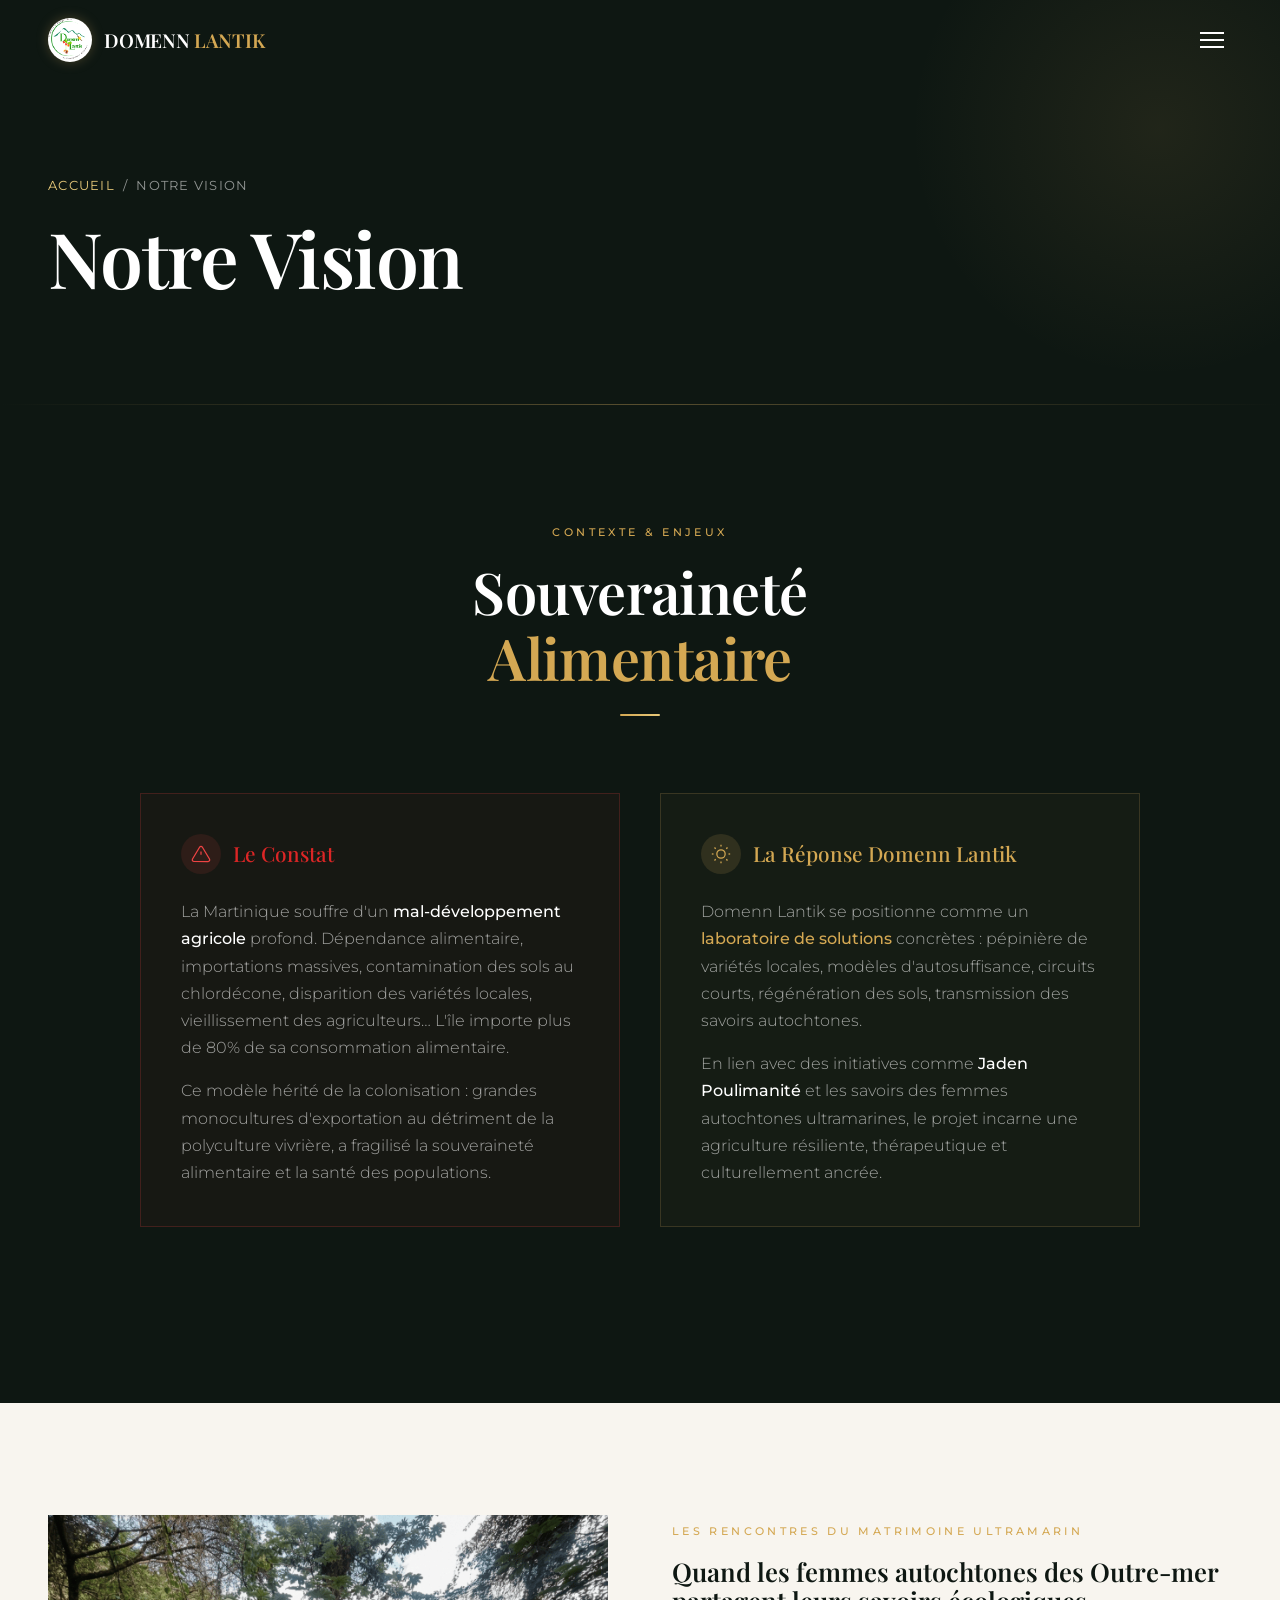
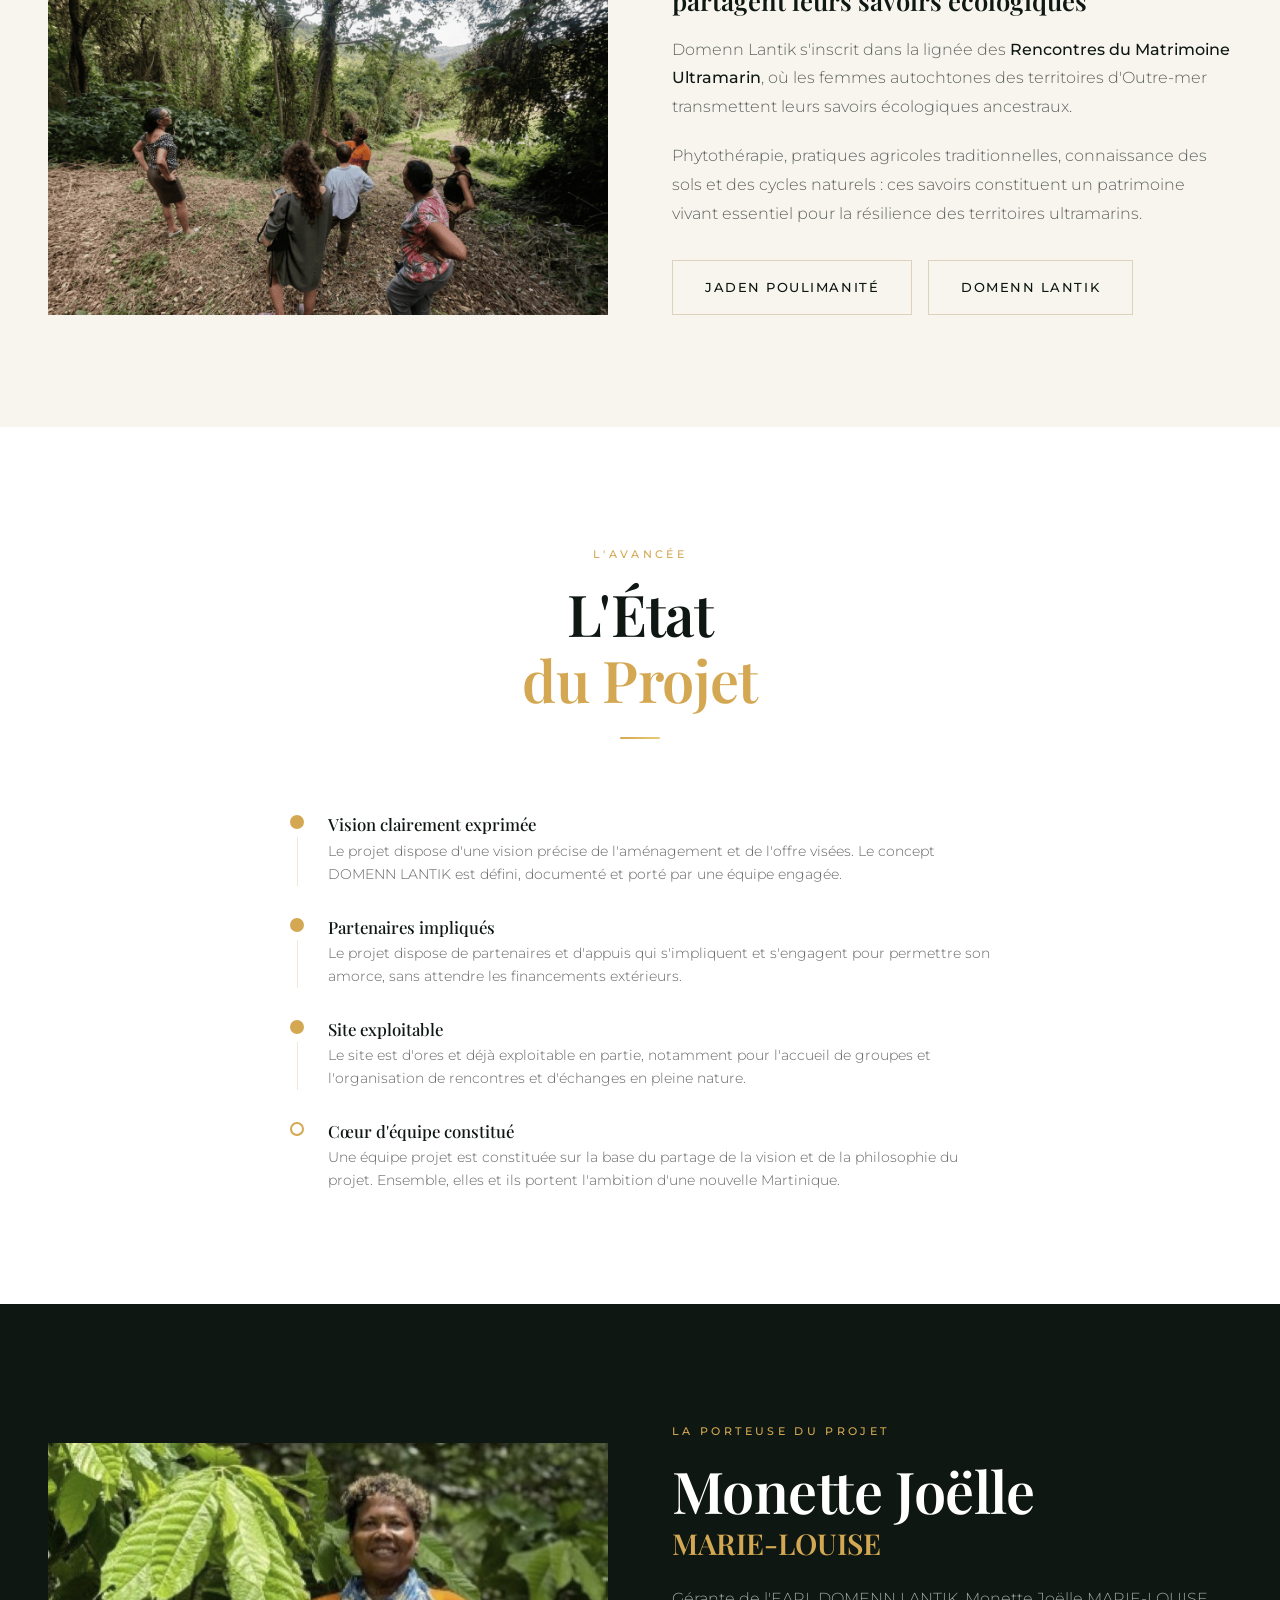
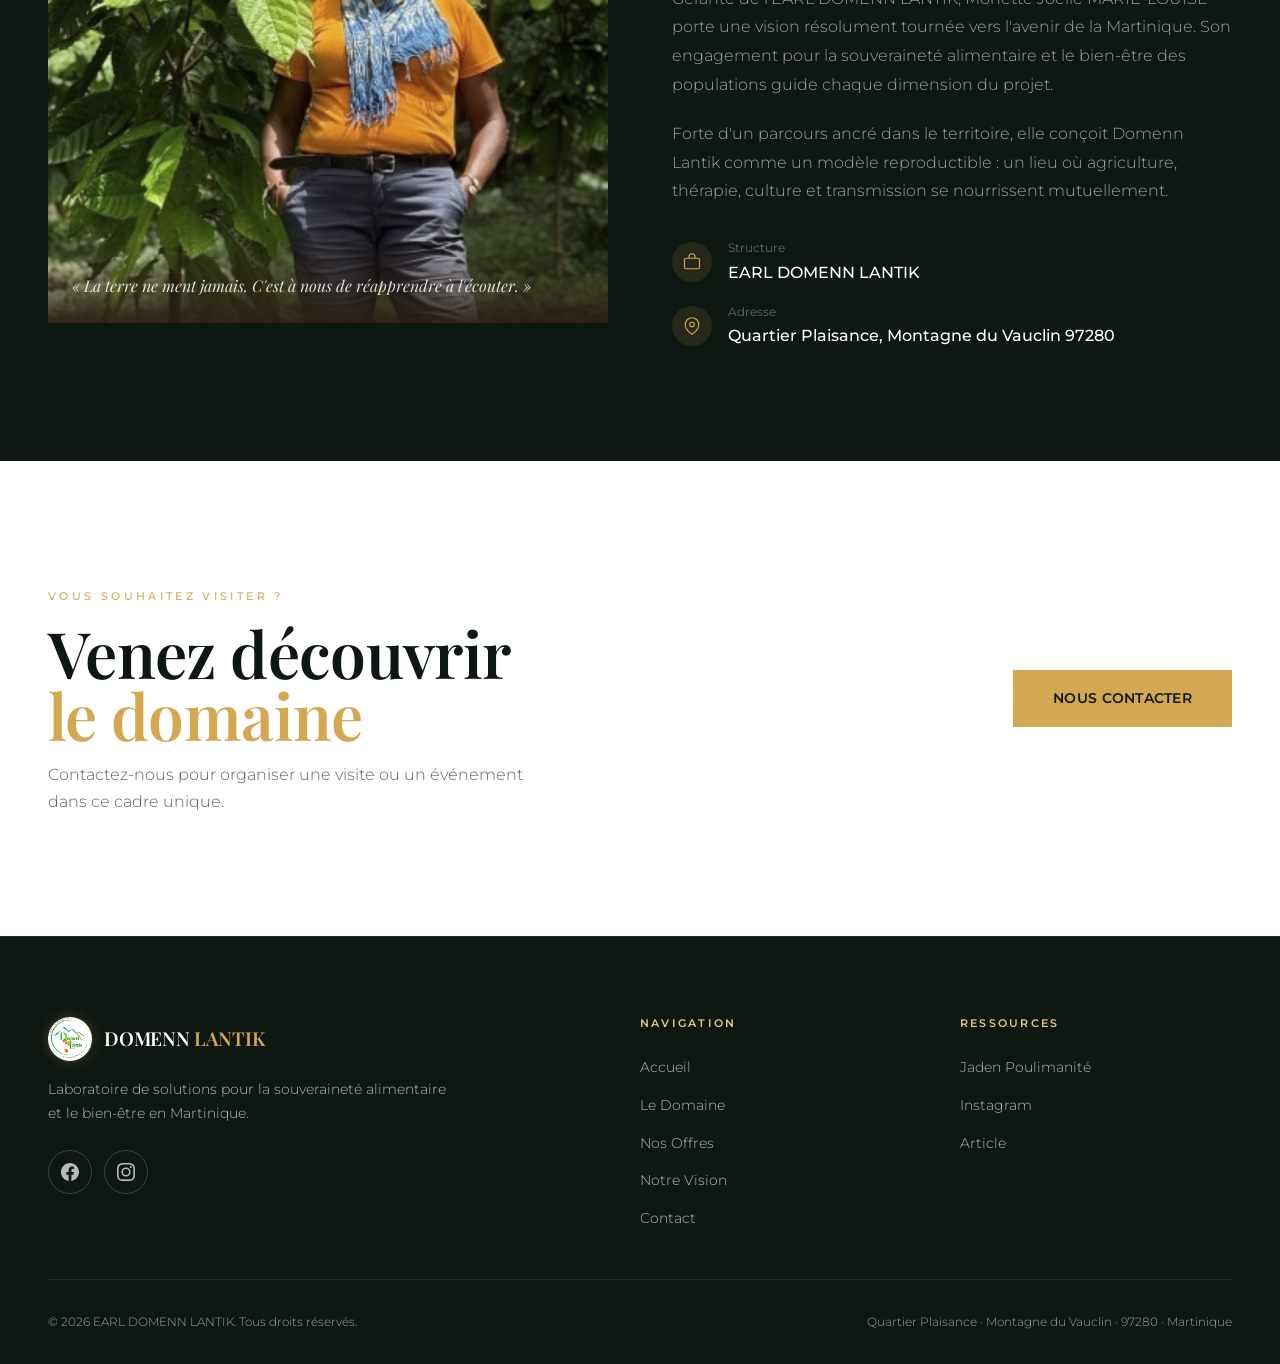
<file: vision.html>
﻿<!DOCTYPE html>
<html lang="fr">
<head>
  <meta charset="UTF-8">
  <meta name="viewport" content="width=device-width, initial-scale=1.0">
  <meta name="description" content="Notre vision : souveraineté alimentaire, matrimoine ultramarin, autosuffisance écologique. Découvrez le projet Domenn Lantik et sa porteuse Monette Joëlle MARIE-LOUISE.">
  <title>Notre Vision · DOMENN LANTIK</title>
  <link rel="stylesheet" href="style.css?v=20260725-songhai">
  <link rel="icon" type="image/svg+xml" href="data:image/svg+xml,%3Csvg xmlns='http://www.w3.org/2000/svg' viewBox='0 0 32 32'%3E%3Ctext y='28' font-size='28'%3E🌿%3C/text%3E%3C/svg%3E">
</head>
<body>
  <a href="#main" class="skip-link">Passer au contenu</a>


  <header class="site-header">
    <div class="container header-inner">
      <a href="index.html" class="logo-link">
        <img src="images/logo.png" alt="Domenn Lantik" class="logo-img">
        <div class="logo-text"><span class="brand">DOMENN</span><span class="brand-accent">LANTIK</span></div>
      </a>
      <nav>
        <ul class="nav-list">
          <li><a href="index.html" class="nav-link">Accueil</a></li>
          <li><a href="domaine.html" class="nav-link">Domaine</a></li>
          <li><a href="offres.html" class="nav-link">Offres</a></li>
          <li><a href="vision.html" class="nav-link">Vision</a></li>
          <li><a href="actualites.html" class="nav-link">Actualités</a></li>
          <li><a href="contact.html" class="nav-link nav-cta">Contact</a></li>
        </ul>
      </nav>
      <button class="hamburger" aria-label="Menu"><span></span><span></span><span></span></button>
    </div>
  </header>

  <div class="mobile-nav">
    <a href="index.html" class="nav-link">Accueil</a>
    <a href="domaine.html" class="nav-link">Le Domaine</a>
    <a href="offres.html" class="nav-link">Nos Offres</a>
    <a href="vision.html" class="nav-link">Notre Vision</a>
    <a href="actualites.html" class="nav-link">Actualités</a>
    <div class="gold-line-long"></div>
    <a href="contact.html" class="btn btn-primary">Nous Contacter</a>
    <div class="footer-social" style="justify-content:center;margin-top:1.5rem;">
      <a href="https://www.facebook.com/share/18mY9qPHfn/" target="_blank" rel="noopener" class="social-link" aria-label="Facebook"><svg fill="currentColor" viewBox="0 0 24 24"><path d="M24 12.073c0-6.627-5.373-12-12-12s-12 5.373-12 12c0 5.99 4.388 10.954 10.125 11.854v-8.385H7.078v-3.47h3.047V9.43c0-3.007 1.792-4.669 4.533-4.669 1.312 0 2.686.235 2.686.235v2.953H15.83c-1.491 0-1.956.925-1.956 1.874v2.25h3.328l-.532 3.47h-2.796v8.385C19.612 23.027 24 18.062 24 12.073z"/></svg></a>
      <a href="https://www.instagram.com/domenn_lantik" target="_blank" rel="noopener" class="social-link" aria-label="Instagram"><svg fill="currentColor" viewBox="0 0 24 24"><path d="M12 2.163c3.204 0 3.584.012 4.85.07 3.252.148 4.771 1.691 4.919 4.919.058 1.265.069 1.645.069 4.849 0 3.205-.012 3.584-.069 4.849-.149 3.225-1.664 4.771-4.919 4.919-1.266.058-1.644.07-4.85.07-3.204 0-3.584-.012-4.849-.07-3.26-.149-4.771-1.699-4.919-4.92-.058-1.265-.07-1.644-.07-4.849 0-3.204.013-3.583.07-4.849.149-3.227 1.664-4.771 4.919-4.919 1.266-.057 1.645-.069 4.849-.069zM12 0C8.741 0 8.333.014 7.053.072 2.695.272.273 2.69.073 7.052.014 8.333 0 8.741 0 12c0 3.259.014 3.668.072 4.948.2 4.358 2.618 6.78 6.98 6.98C8.333 23.986 8.741 24 12 24c3.259 0 3.668-.014 4.948-.072 4.354-.2 6.782-2.618 6.979-6.98.059-1.28.073-1.689.073-4.948 0-3.259-.014-3.667-.072-4.947-.196-4.354-2.617-6.78-6.979-6.98C15.668.014 15.259 0 12 0zm0 5.838a6.162 6.162 0 1 0 0 12.324 6.162 6.162 0 0 0 0-12.324zM12 16a4 4 0 1 1 0-8 4 4 0 0 1 0 8zm6.406-11.845a1.44 1.44 0 1 0 0 2.881 1.44 1.44 0 0 0 0-2.881z"/></svg></a>
    </div>  </div>

  <main id="main">
    <section class="page-hero">
      <div class="container">
        <div class="breadcrumb"><a href="index.html">Accueil</a><span>/</span><span>Notre Vision</span></div>
        <h1>Notre Vision</h1>
      </div>
    </section>

    <!-- MISSION -->
    <section class="section" style="background:var(--earth-900);color:var(--text-on-dark);">
      <div class="container">
        <div class="section-header reveal">
          <span class="section-eyebrow">Contexte & Enjeux</span>
          <h2 style="color:var(--text-on-dark);">Souveraineté<br><span style="color:var(--or);">Alimentaire</span></h2>
          <div class="gold-line"></div>
        </div>

        <div style="display:grid;grid-template-columns:1fr 1fr;gap:2.5rem;max-width:1000px;margin:0 auto 4rem;">
          <div class="reveal-left">
            <div class="info-card info-card-warning">
              <div class="info-card-header">
                <div class="icon-circle warning"><svg viewBox="0 0 24 24" fill="none" stroke="#ef4444" stroke-width="1.5"><path d="M10.29 3.86L1.82 18a2 2 0 001.71 3h16.94a2 2 0 001.71-3L13.71 3.86a2 2 0 00-3.42 0z"/><line x1="12" y1="9" x2="12" y2="13"/><line x1="12" y1="17" x2="12.01" y2="17"/></svg></div>
                <h3 style="color:var(--danger);">Le Constat</h3>
              </div>
              <p>La Martinique souffre d'un <strong style="color:var(--text-on-dark);font-weight:500;">mal-développement agricole</strong> profond. Dépendance alimentaire, importations massives, contamination des sols au chlordécone, disparition des variétés locales, vieillissement des agriculteurs… L'île importe plus de 80% de sa consommation alimentaire.</p>
              <p style="margin-top:1rem;">Ce modèle hérité de la colonisation : grandes monocultures d'exportation au détriment de la polyculture vivrière, a fragilisé la souveraineté alimentaire et la santé des populations.</p>
            </div>
          </div>

          <div class="reveal-right">
            <div class="info-card info-card-accent">
              <div class="info-card-header">
                <div class="icon-circle accent"><svg viewBox="0 0 24 24" fill="none" stroke="var(--or)" stroke-width="1.5"><circle cx="12" cy="12" r="5"/><line x1="12" y1="1" x2="12" y2="3"/><line x1="12" y1="21" x2="12" y2="23"/><line x1="4.22" y1="4.22" x2="5.64" y2="5.64"/><line x1="18.36" y1="18.36" x2="19.78" y2="19.78"/><line x1="1" y1="12" x2="3" y2="12"/><line x1="21" y1="12" x2="23" y2="12"/><line x1="4.22" y1="19.78" x2="5.64" y2="18.36"/><line x1="18.36" y1="5.64" x2="19.78" y2="4.22"/></svg></div>
                <h3 style="color:var(--or);">La Réponse Domenn Lantik</h3>
              </div>
              <p>Domenn Lantik se positionne comme un <strong style="color:var(--or);font-weight:500;">laboratoire de solutions</strong> concrètes : pépinière de variétés locales, modèles d'autosuffisance, circuits courts, régénération des sols, transmission des savoirs autochtones.</p>
              <p style="margin-top:1rem;">En lien avec des initiatives comme <strong style="color:var(--text-on-dark);font-weight:500;">Jaden Poulimanité</strong> et les savoirs des femmes autochtones ultramarines, le projet incarne une agriculture résiliente, thérapeutique et culturellement ancrée.</p>
            </div>
          </div>
        </div>

        </div>
      </div>
    </section>

    <!-- MATRIMOINE -->
    <section class="section" style="background:var(--earth-50);">
      <div class="container">
        <div style="display:grid;grid-template-columns:1fr 1fr;gap:4rem;align-items:center;">
          <div class="reveal-left">
            <div class="img-card"><img src="images/fem.png" alt="Savoirs écologiques autochtones" loading="lazy" style="height:400px;"></div>
          </div>
          <div class="reveal-right">
            <span class="section-eyebrow">Les Rencontres du Matrimoine Ultramarin</span>
            <h3 style="font-size:1.6rem;margin-bottom:1.25rem;">Quand les femmes autochtones des Outre-mer partagent leurs savoirs écologiques</h3>
            <p style="color:var(--text-muted);font-weight:300;line-height:1.8;margin-bottom:1.25rem;">
              Domenn Lantik s'inscrit dans la lignée des <strong style="font-weight:500;color:var(--earth-900);">Rencontres du Matrimoine Ultramarin</strong>, où les femmes autochtones des territoires d'Outre-mer transmettent leurs savoirs écologiques ancestraux.
            </p>
            <p style="color:var(--text-muted);font-weight:300;line-height:1.8;margin-bottom:2rem;">
              Phytothérapie, pratiques agricoles traditionnelles, connaissance des sols et des cycles naturels : ces savoirs constituent un patrimoine vivant essentiel pour la résilience des territoires ultramarins.
            </p>
            <div style="display:flex;gap:1rem;flex-wrap:wrap;">
              <a href="https://www.instagram.com/jadenpoulimanite" target="_blank" rel="noopener" class="btn btn-outline-dark">Jaden Poulimanité</a>
              <a href="https://www.instagram.com/domenn_lantik" target="_blank" rel="noopener" class="btn btn-outline-dark">Domenn Lantik</a>
            </div>
          </div>
        </div>
      </div>
    </section>

    <!-- TIMELINE -->
    <section class="section">
      <div class="container">
        <div class="section-header reveal">
          <span class="section-eyebrow">L'Avancée</span>
          <h2>L'État<br><span style="color:var(--or);">du Projet</span></h2>
          <div class="gold-line"></div>
        </div>

        <div class="timeline">
          <div class="timeline-item reveal">
            <div class="timeline-dot-col">
              <div class="timeline-dot active"></div>
              <div class="timeline-line"></div>
            </div>
            <div class="timeline-body">
              <h4>Vision clairement exprimée</h4>
              <p>Le projet dispose d'une vision précise de l'aménagement et de l'offre visées. Le concept DOMENN LANTIK est défini, documenté et porté par une équipe engagée.</p>
            </div>
          </div>
          <div class="timeline-item reveal delay-1">
            <div class="timeline-dot-col">
              <div class="timeline-dot active"></div>
              <div class="timeline-line"></div>
            </div>
            <div class="timeline-body">
              <h4>Partenaires impliqués</h4>
              <p>Le projet dispose de partenaires et d'appuis qui s'impliquent et s'engagent pour permettre son amorce, sans attendre les financements extérieurs.</p>
            </div>
          </div>
          <div class="timeline-item reveal delay-2">
            <div class="timeline-dot-col">
              <div class="timeline-dot active"></div>
              <div class="timeline-line"></div>
            </div>
            <div class="timeline-body">
              <h4>Site exploitable</h4>
              <p>Le site est d'ores et déjà exploitable en partie, notamment pour l'accueil de groupes et l'organisation de rencontres et d'échanges en pleine nature.</p>
            </div>
          </div>
          <div class="timeline-item reveal delay-3">
            <div class="timeline-dot-col">
              <div class="timeline-dot"></div>
            </div>
            <div class="timeline-body">
              <h4>Cœur d'équipe constitué</h4>
              <p>Une équipe projet est constituée sur la base du partage de la vision et de la philosophie du projet. Ensemble, elles et ils portent l'ambition d'une nouvelle Martinique.</p>
            </div>
          </div>
        </div>
      </div>
    </section>

    <!-- PORTEUSE DU PROJET -->
    <section class="section" style="background:var(--earth-900);color:#fff;">
      <div class="container">
        <div style="display:grid;grid-template-columns:1fr 1fr;gap:4rem;align-items:center;">
          <div class="reveal-left">
            <div class="img-card" style="position:relative;">
              <img src="images/monet.jpeg" alt="Monette Joëlle MARIE-LOUISE, porteuse du projet Domenn Lantik" loading="lazy" style="height:480px;object-fit:cover;object-position:center 15%;">
              <div style="position:absolute;bottom:0;left:0;right:0;background:linear-gradient(to top,rgba(42,31,20,0.95),transparent);padding:2rem 1.5rem 1.5rem;">
                <p style="font-family:var(--font-serif);font-style:italic;color:rgba(255,255,255,0.85);font-size:1rem;">«&nbsp;La terre ne ment jamais. C'est à nous de réapprendre à l'écouter.&nbsp;»</p>
              </div>
            </div>
          </div>
          <div class="reveal-right">
            <span class="section-eyebrow">La Porteuse du Projet</span>
            <h2 style="color:#fff;margin-bottom:0.25rem;">Monette Joëlle</h2>
            <h3 style="font-size:1.8rem;color:var(--or);margin-bottom:1.5rem;">MARIE-LOUISE</h3>
            <p style="color:rgba(255,255,255,0.6);font-weight:300;line-height:1.8;margin-bottom:1.25rem;">
              Gérante de l'EARL DOMENN LANTIK, Monette Joëlle MARIE-LOUISE porte une vision résolument tournée vers l'avenir de la Martinique. Son engagement pour la souveraineté alimentaire et le bien-être des populations guide chaque dimension du projet.
            </p>
            <p style="color:rgba(255,255,255,0.6);font-weight:300;line-height:1.8;margin-bottom:2rem;">
              Forte d'un parcours ancré dans le territoire, elle conçoit Domenn Lantik comme un modèle reproductible : un lieu où agriculture, thérapie, culture et transmission se nourrissent mutuellement.
            </p>
            <div style="display:flex;flex-direction:column;gap:1rem;">
              <div style="display:flex;align-items:center;gap:1rem;">
                <div style="width:40px;height:40px;border-radius:50%;background:var(--or-glow);display:flex;align-items:center;justify-content:center;"><svg viewBox="0 0 24 24" fill="none" stroke="var(--or)" stroke-width="1.5" width="18" height="18"><rect x="2" y="7" width="20" height="14" rx="2"/><path d="M16 7V5a4 4 0 00-8 0v2"/></svg></div>
                <div><p style="font-size:0.75rem;color:rgba(255,255,255,0.35);">Structure</p><p style="font-weight:500;color:#fff;">EARL DOMENN LANTIK</p></div>
              </div>
              <div style="display:flex;align-items:center;gap:1rem;">
                <div style="width:40px;height:40px;border-radius:50%;background:var(--or-glow);display:flex;align-items:center;justify-content:center;"><svg viewBox="0 0 24 24" fill="none" stroke="var(--or)" stroke-width="1.5" width="18" height="18"><path d="M21 10c0 7-9 13-9 13s-9-6-9-13a9 9 0 0118 0z"/><circle cx="12" cy="10" r="3"/></svg></div>
                <div><p style="font-size:0.75rem;color:rgba(255,255,255,0.35);">Adresse</p><p style="font-weight:500;color:#fff;">Quartier Plaisance, Montagne du Vauclin 97280</p></div>
              </div>
            </div>
          </div>
        </div>
      </div>
    </section>

    <section class="bottom-cta">
      <div class="container bottom-cta-inner reveal">
        <div class="bottom-cta-copy">
          <span class="section-eyebrow">Vous souhaitez visiter ?</span>
          <h2>Venez découvrir<br><span>le domaine</span></h2>
          <p>Contactez-nous pour organiser une visite ou un événement dans ce cadre unique.</p>
        </div>
        <a href="contact.html" class="btn btn-primary btn-lg bottom-cta-action">Nous contacter</a>
      </div>
    </section>
  </main>

  <footer class="site-footer">
    <div class="container">
      <div class="footer-grid">
        <div class="footer-brand">
          <a href="index.html" class="logo-link">
            <img src="images/logo.png" alt="Domenn Lantik" class="logo-img">
            <div class="logo-text"><span class="brand">DOMENN</span><span class="brand-accent">LANTIK</span></div>
          </a>
          <p>Laboratoire de solutions pour la souveraineté alimentaire et le bien-être en Martinique.</p>
          <div class="footer-social">
            <a href="https://www.facebook.com/share/18mY9qPHfn/" target="_blank" rel="noopener" class="social-link" aria-label="Facebook"><svg fill="currentColor" viewBox="0 0 24 24"><path d="M24 12.073c0-6.627-5.373-12-12-12s-12 5.373-12 12c0 5.99 4.388 10.954 10.125 11.854v-8.385H7.078v-3.47h3.047V9.43c0-3.007 1.792-4.669 4.533-4.669 1.312 0 2.686.235 2.686.235v2.953H15.83c-1.491 0-1.956.925-1.956 1.874v2.25h3.328l-.532 3.47h-2.796v8.385C19.612 23.027 24 18.062 24 12.073z"/></svg></a>
            <a href="https://www.instagram.com/domenn_lantik" target="_blank" rel="noopener" class="social-link" aria-label="Instagram"><svg fill="currentColor" viewBox="0 0 24 24"><path d="M12 2.163c3.204 0 3.584.012 4.85.07 3.252.148 4.771 1.691 4.919 4.919.058 1.265.069 1.645.069 4.849 0 3.205-.012 3.584-.069 4.849-.149 3.225-1.664 4.771-4.919 4.919-1.266.058-1.644.07-4.85.07-3.204 0-3.584-.012-4.849-.07-3.26-.149-4.771-1.699-4.919-4.92-.058-1.265-.07-1.644-.07-4.849 0-3.204.013-3.583.07-4.849.149-3.227 1.664-4.771 4.919-4.919 1.266-.057 1.645-.069 4.849-.069zM12 0C8.741 0 8.333.014 7.053.072 2.695.272.273 2.69.073 7.052.014 8.333 0 8.741 0 12c0 3.259.014 3.668.072 4.948.2 4.358 2.618 6.78 6.98 6.98C8.333 23.986 8.741 24 12 24c3.259 0 3.668-.014 4.948-.072 4.354-.2 6.782-2.618 6.979-6.98.059-1.28.073-1.689.073-4.948 0-3.259-.014-3.667-.072-4.947-.196-4.354-2.617-6.78-6.979-6.98C15.668.014 15.259 0 12 0zm0 5.838a6.162 6.162 0 1 0 0 12.324 6.162 6.162 0 0 0 0-12.324zM12 16a4 4 0 1 1 0-8 4 4 0 0 1 0 8zm6.406-11.845a1.44 1.44 0 1 0 0 2.881 1.44 1.44 0 0 0 0-2.881z"/></svg></a>
          </div>
        </div>
        <div class="footer-col">
          <h4>Navigation</h4>
          <ul>
            <li><a href="index.html">Accueil</a></li>
            <li><a href="domaine.html">Le Domaine</a></li>
            <li><a href="offres.html">Nos Offres</a></li>
            <li><a href="vision.html">Notre Vision</a></li>
            <li><a href="contact.html">Contact</a></li>
          </ul>
        </div>
        <div class="footer-col">
          <h4>Ressources</h4>
          <ul>
            <li><a href="https://www.instagram.com/jadenpoulimanite" target="_blank" rel="noopener">Jaden Poulimanité</a></li>
            <li><a href="https://www.instagram.com/domenn_lantik" target="_blank" rel="noopener">Instagram</a></li>
            <li><a href="https://camilleguigonnet.fr/2024/04/cultiver-lavenir-le-domenn-lantik-laboratoire-de-solutions-pour-la-souverainete-agricole-de-la-martinique/" target="_blank" rel="noopener">Article</a></li>
          </ul>
        </div>
      </div>
      <div class="footer-bottom">
        <p>© 2026 EARL DOMENN LANTIK. Tous droits réservés.</p>
        <p>Quartier Plaisance · Montagne du Vauclin · 97280 · Martinique</p>
      </div>
    </div>
  </footer>

  <script src="main.js?v=20260725-songhai"></script>
</body>
</html>
</file>
<file: style.css>
/* ============================================================
   DOMENN LANTIK — Design System
   Palette: Terre chaude / Or / Vert caribéen
   Typography: Playfair Display + Montserrat
   ============================================================ */

@import url('https://fonts.googleapis.com/css2?family=Montserrat:wght@300;400;500;600;700&family=Playfair+Display:ital,wght@0,400;0,500;0,600;0,700;1,400;1,500&display=swap');

:root {
  /* ── Refined Tropical Luxury palette ── */
  --or: #D4A853;
  --or-light: #E8CA7A;
  --or-dark: #B8913D;
  --or-glow: rgba(212, 168, 83, 0.12);
  --or-ghost: rgba(212, 168, 83, 0.06);

  --earth-50: #F8F5EF;
  --earth-100: #EDE7DA;
  --earth-200: #DCD2BD;
  --earth-800: #1A2520;
  --earth-900: #0E1712;

  --foliage: #2D5A3F;
  --foliage-light: #4A8B5E;
  --foliage-dark: #1C3A27;

  --ocean: #1A7A7E;
  --ocean-light: #2FA4A8;
  --ocean-ghost: rgba(26, 122, 126, 0.06);

  /* ── Semantic tokens ── */
  --text-body: var(--earth-900);
  --text-muted: #5D625E;
  --text-on-dark: #fff;
  --text-on-dark-muted: rgba(255,255,255,0.65);
  --danger: #DC2626;
  --danger-soft: rgba(220,38,38,0.08);
  --danger-border: rgba(220,38,38,0.2);

  /* ── Typography ── */
  --font-serif: 'Playfair Display', Georgia, 'Times New Roman', serif;
  --font-sans: 'Montserrat', -apple-system, BlinkMacSystemFont, 'Segoe UI', sans-serif;

  /* ── Depth ── */
  --shadow-sm: 0 2px 8px rgba(14, 23, 18, 0.06);
  --shadow-md: 0 8px 30px rgba(14, 23, 18, 0.10);
  --shadow-lg: 0 16px 50px rgba(14, 23, 18, 0.14);

  --radius-sm: 2px;
  --radius-md: 4px;

  /* ── Motion ── */
  --transition-fast: 200ms ease;
  --transition-base: 350ms cubic-bezier(0.4, 0, 0.2, 1);
  --transition-slow: 600ms cubic-bezier(0.4, 0, 0.2, 1);

  /* ── Layout ── */
  --header-h: 80px;
  --max-w: 1280px;
  --section-gap: clamp(4rem, 9vw, 7rem);
}

/* ============================================================
   RESET & BASE
   ============================================================ */
*, *::before, *::after { margin: 0; padding: 0; box-sizing: border-box; }

html {
  scroll-behavior: smooth;
  -webkit-font-smoothing: antialiased;
  -moz-osx-font-smoothing: grayscale;
}

body {
  font-family: var(--font-sans);
  font-weight: 400;
  font-size: 16px;
  line-height: 1.7;
  color: var(--earth-900);
  background: #fff;
  overflow-x: hidden;
}

img { max-width: 100%; height: auto; display: block; }
a { color: inherit; text-decoration: none; }
ul { list-style: none; }

::-webkit-scrollbar { width: 8px; }
::-webkit-scrollbar-track { background: var(--earth-900); }
::-webkit-scrollbar-thumb { background: var(--or); border-radius: 4px; }
::-webkit-scrollbar-thumb:hover { background: var(--or-light); }

::selection { background: rgba(197, 160, 89, 0.3); color: var(--earth-900); }

/* ============================================================
   ACCESSIBILITY & PREMIUM UX — focus, skip, touch, forms
   ============================================================ */

/* ---- Skip to content (accessibility) ---- */
.skip-link {
  position: absolute;
  top: -100%;
  left: 1rem;
  background: var(--or);
  color: var(--earth-900);
  padding: 0.75rem 1.25rem;
  font-weight: 600;
  font-size: 0.875rem;
  z-index: 10001;
  border-radius: 0 0 var(--radius-md) var(--radius-md);
  transition: top 0.2s ease;
}

.skip-link:focus {
  top: 0;
}

/* ---- Focus visible (WCAG AA) ---- */
:focus-visible {
  outline: 2px solid var(--or);
  outline-offset: 2px;
}

.btn:focus-visible,
a:focus-visible {
  outline: 2px solid var(--or);
  outline-offset: 3px;
}

input:focus-visible,
textarea:focus-visible,
select:focus-visible {
  outline: none;
  border-color: var(--or);
  box-shadow: 0 0 0 3px var(--or-glow);
}

/* ---- Touch targets (min 44px for mobile) ---- */
@media (hover: none) and (pointer: coarse) {
  .nav-link,
  .btn,
  .social-link,
  .hero-dot {
    min-height: 44px;
    min-width: 44px;
  }
}

/* ---- Form UX ---- */
.form-group {
  position: relative;
  margin-bottom: 1.5rem;
}

.form-group label {
  display: block;
  font-size: 0.8rem;
  font-weight: 500;
  letter-spacing: 0.05em;
  text-transform: uppercase;
  color: var(--text-muted);
  margin-bottom: 0.35rem;
}

.form-group input,
.form-group textarea,
.form-group select {
  width: 100%;
  padding: 0.9rem 1rem;
  font-family: var(--font-sans);
  font-size: 0.95rem;
  border: 1px solid var(--earth-200);
  background: #fff;
  color: var(--earth-900);
  transition: border-color var(--transition-fast), box-shadow var(--transition-fast);
}

.form-group input.error,
.form-group textarea.error {
  border-color: var(--danger);
}

.form-feedback {
  font-size: 0.75rem;
  margin-top: 0.3rem;
  min-height: 0;
  transition: all var(--transition-fast);
}

.form-feedback.error {
  color: var(--danger);
}

.form-feedback.success {
  color: var(--foliage);
}

/* Loading spinner */
@keyframes spin {
  to { transform: rotate(360deg); }
}

.btn-loading {
  position: relative;
  pointer-events: none;
  color: transparent !important;
}

.btn-loading::after {
  content: '';
  position: absolute;
  inset: 0;
  margin: auto;
  width: 18px;
  height: 18px;
  border: 2px solid rgba(255,255,255,0.6);
  border-top-color: #fff;
  border-radius: 50%;
  animation: spin 0.6s linear infinite;
}

/* Toast notification */
#toast {
  border-radius: var(--radius-sm);
  backdrop-filter: blur(10px);
}

/* ---- Skeleton loading placeholder ---- */
@keyframes shimmer {
  0% { background-position: -200% 0; }
  100% { background-position: 200% 0; }
}

.skeleton {
  background: linear-gradient(90deg, var(--earth-100) 25%, var(--earth-200) 50%, var(--earth-100) 75%);
  background-size: 200% 100%;
  animation: shimmer 1.5s ease-in-out infinite;
  border-radius: var(--radius-sm);
}

/* ---- Reduced motion (consolidated) ---- */
@media (prefers-reduced-motion: reduce) {
  *,
  *::before,
  *::after {
    animation-duration: 0.01ms !important;
    animation-iteration-count: 1 !important;
    transition-duration: 0.01ms !important;
    scroll-behavior: auto !important;
  }
}

/* ============================================================
   TYPOGRAPHY
   ============================================================ */
h1, h2, h3, h4, h5, h6 {
  font-family: var(--font-serif);
  font-weight: 600;
  line-height: 1.15;
  color: var(--earth-900);
}

h1 { font-size: clamp(2.5rem, 6vw, 5rem); letter-spacing: -0.02em; }
h2 { font-size: clamp(2rem, 4.5vw, 3.6rem); letter-spacing: -0.01em; }
h3 { font-size: clamp(1.25rem, 2.5vw, 1.75rem); }
h4 { font-size: 1.125rem; }

.section-eyebrow {
  display: inline-block;
  font-family: var(--font-sans);
  font-size: 0.7rem;
  font-weight: 500;
  letter-spacing: 0.3em;
  text-transform: uppercase;
  color: var(--or);
  margin-bottom: 1rem;
}

.gold-line {
  width: 60px;
  height: 2px;
  background: linear-gradient(90deg, transparent, var(--or), transparent);
  margin: 0 auto;
}

.gold-line-long {
  width: 130px;
  height: 1px;
  background: linear-gradient(90deg, transparent, var(--or), transparent);
  margin: 0 auto;
}

/* Foliage accent utility */
.text-foliage { color: var(--foliage); }
.text-foliage-light { color: var(--foliage-light); }

.foliage-line {
  width: 60px;
  height: 2px;
  background: linear-gradient(90deg, transparent, var(--foliage), transparent);
  margin: 0 auto;
}

.section-divider {
  height: 1px;
  background: linear-gradient(90deg, transparent, rgba(197,160,89,0.25), transparent);
}

/* ============================================================
   LAYOUT HELPERS
   ============================================================ */
.container {
  width: 100%;
  max-width: var(--max-w);
  margin: 0 auto;
  padding: 0 clamp(1.25rem, 5vw, 3rem);
}

.section {
  padding: clamp(4rem, 9vw, 7rem) 0;
}

.section-header {
  text-align: center;
  margin-bottom: clamp(3rem, 6vw, 5rem);
}

/* ---- Section header variants (anti-AI-slop: never all centered) ---- */
.section-header-left {
  text-align: left;
  margin-bottom: clamp(3rem, 6vw, 5rem);
  max-width: 600px;
}

.section-header-left .gold-line { margin-left: 0; }

.section-header-offset {
  text-align: left;
  margin-bottom: clamp(3rem, 6vw, 5rem);
  padding-left: clamp(2rem, 8vw, 6rem);
  border-left: 3px solid var(--or);
}

.section-header-wide {
  text-align: left;
  margin-bottom: clamp(3rem, 6vw, 5rem);
}

.section-header-wide h2 {
  font-size: clamp(2.5rem, 6vw, 4.5rem);
  line-height: 1.05;
}

/* ---- Container variants ---- */
.container-bleed {
  width: 100%;
  padding: 0 clamp(1.25rem, 5vw, 3rem);
}

.container-narrow {
  width: 100%;
  max-width: 780px;
  margin: 0 auto;
  padding: 0 clamp(1.25rem, 3vw, 2rem);
}

/* ---- Asymmetric grids ---- */
.grid-asymmetric-2 {
  display: grid;
  grid-template-columns: 1.3fr 0.7fr;
  gap: clamp(2rem, 5vw, 4rem);
  align-items: start;
}

.grid-asymmetric-3 {
  display: grid;
  grid-template-columns: 1fr 1.3fr 1fr;
  gap: 2rem;
  align-items: start;
}

.grid-masonry-2 {
  display: grid;
  grid-template-columns: 1fr 1fr;
  gap: 1.5rem;
}

.grid-masonry-2 > :first-child {
  grid-row: span 2;
}

.grid-featured {
  display: grid;
  grid-template-columns: 1fr 1fr;
  gap: clamp(3rem, 5vw, 5rem);
  align-items: center;
}

/* ---- Full-bleed text block ---- */
.text-bleed {
  font-family: var(--font-serif);
  font-size: clamp(1.1rem, 2.5vw, 1.4rem);
  line-height: 1.7;
  color: var(--text-muted);
  font-weight: 300;
  max-width: 42ch;
  margin: 0 0 4rem 0;
}

.text-bleed-right {
  font-family: var(--font-serif);
  font-size: clamp(1.1rem, 2.5vw, 1.4rem);
  line-height: 1.7;
  color: var(--text-muted);
  font-weight: 300;
  max-width: 42ch;
  margin: 0 0 4rem auto;
  text-align: right;
}

/* ---- Gold accent corner ---- */
.gold-corner {
  position: relative;
}

.gold-corner::before {
  content: '';
  position: absolute;
  top: -1.5rem;
  left: -1.5rem;
  width: 3rem;
  height: 3rem;
  border-top: 2px solid var(--or);
  border-left: 2px solid var(--or);
  opacity: 0.6;
}

/* ---- Large gold number accent ---- */
.gold-number {
  font-family: var(--font-serif);
  font-size: clamp(5rem, 12vw, 10rem);
  font-weight: 700;
  color: var(--or);
  opacity: 0.12;
  line-height: 0.8;
  position: absolute;
  top: -2rem;
  left: -1.5rem;
  pointer-events: none;
}

/* ---- Section accent bar ---- */
.section-accent-bar {
  width: 100%;
  height: 1px;
  background: linear-gradient(90deg, var(--or), transparent 60%);
  margin-bottom: 3rem;
}

.section-header h2 { margin-bottom: 0.75rem; }
.section-header .gold-line { margin: 1.5rem auto 0; }

/* ============================================================
   BUTTONS
   ============================================================ */
.btn {
  display: inline-flex;
  align-items: center;
  justify-content: center;
  gap: 0.5rem;
  font-family: var(--font-sans);
  font-size: 0.8rem;
  font-weight: 500;
  letter-spacing: 0.12em;
  text-transform: uppercase;
  padding: 0.95rem 2rem;
  border: none;
  cursor: pointer;
  transition: all var(--transition-base);
  position: relative;
  overflow: hidden;
}

.btn-primary {
  background: var(--or);
  color: #fff;
}

.btn-primary:hover {
  background: var(--or-light);
  transform: translateY(-2px);
  box-shadow: 0 6px 20px rgba(197, 160, 89, 0.35);
}

.btn-outline {
  background: transparent;
  color: #fff;
  border: 1px solid rgba(255,255,255,0.6);
}

.btn-outline:hover {
  border-color: var(--or);
  color: var(--or);
  transform: translateY(-2px);
}

.btn-outline-dark {
  background: transparent;
  color: var(--earth-900);
  border: 1px solid rgba(42,31,20,0.2);
}

.btn-outline-dark:hover {
  border-color: var(--or);
  color: var(--or);
  transform: translateY(-2px);
}

.btn-lg { padding: 1.05rem 2.5rem; font-size: 0.85rem; }

.bottom-cta {
  background: #fff;
  padding: clamp(5rem, 10vw, 7.5rem) 0;
}

.bottom-cta-inner {
  display: flex;
  align-items: center;
  justify-content: space-between;
  gap: clamp(2rem, 8vw, 8rem);
}

.bottom-cta-copy {
  max-width: 660px;
}

.bottom-cta-copy h2 {
  margin-bottom: 1rem;
  color: var(--earth-900);
  font-size: clamp(3rem, 5vw, 4rem);
  line-height: 0.96;
}

.bottom-cta-copy h2 span {
  color: var(--or);
}

.bottom-cta-copy p {
  max-width: 500px;
  color: var(--text-muted);
  font-weight: 300;
  line-height: 1.7;
}

.bottom-cta-action {
  flex-shrink: 0;
  min-width: 216px;
}

.btn-arrow {
  display: inline-flex;
  align-items: center;
  gap: 0.4rem;
  font-family: var(--font-sans);
  font-size: 0.8rem;
  font-weight: 500;
  letter-spacing: 0.1em;
  text-transform: uppercase;
  color: var(--or);
  transition: gap var(--transition-fast);
}

.btn-arrow:hover { gap: 0.65rem; }

.btn-arrow svg {
  width: 15px;
  height: 15px;
  transition: transform var(--transition-fast);
}

.btn-arrow:hover svg { transform: translateX(3px); }

/* ============================================================
   HEADER & NAVIGATION
   ============================================================ */
.site-header {
  position: fixed;
  top: 0; left: 0; right: 0;
  z-index: 1000;
  height: var(--header-h);
  transition: all var(--transition-slow);
}

.site-header.scrolled {
  background: rgba(42, 31, 20, 0.95);
  backdrop-filter: blur(16px);
  -webkit-backdrop-filter: blur(16px);
  box-shadow: 0 4px 30px rgba(0,0,0,0.3);
}

.header-inner {
  display: flex;
  align-items: center;
  justify-content: space-between;
  height: 100%;
}

.logo-link {
  display: flex;
  align-items: center;
  gap: 0.75rem;
}

.logo-img {
  width: 44px;
  height: 44px;
  border-radius: 50%;
  object-fit: contain;
  filter: brightness(1.1) drop-shadow(0 0 6px rgba(197,160,89,0.3));
  transition: transform var(--transition-base);
}

.logo-link:hover .logo-img { transform: scale(1.1); }

.logo-text {
  display: flex;
  align-items: baseline;
  gap: 0.25rem;
}

.logo-text .brand {
  font-family: var(--font-serif);
  font-size: 1.2rem;
  font-weight: 600;
  color: #fff;
  letter-spacing: -0.01em;
}

.logo-text .brand-accent {
  font-family: var(--font-serif);
  font-size: 1.2rem;
  font-weight: 600;
  color: var(--or);
  letter-spacing: -0.01em;
}

.nav-list {
  display: flex;
  align-items: center;
  gap: clamp(0.75rem, 1.35vw, 1.35rem);
}

.nav-link {
  font-size: 0.76rem;
  font-weight: 500;
  letter-spacing: 0.08em;
  color: rgba(255,255,255,0.75);
  position: relative;
  padding: 0.3rem 0;
  transition: color var(--transition-fast);
}

.nav-link::after {
  content: '';
  position: absolute;
  bottom: 0; left: 0;
  width: 0;
  height: 1px;
  background: var(--or);
  transition: width var(--transition-base);
}

.nav-link:hover,
.nav-link.active { color: var(--or); }

.nav-link:hover::after,
.nav-link.active::after { width: 100%; }

.nav-cta {
  background: var(--or);
  color: #fff !important;
  padding: 0.55rem 1.05rem !important;
  font-size: 0.75rem;
  letter-spacing: 0.1em;
}

.nav-cta::after { display: none; }

.nav-cta:hover {
  background: var(--or-light);
  color: #fff !important;
}

/* Hamburger */
.hamburger {
  display: none;
  flex-direction: column;
  gap: 5px;
  background: none;
  border: none;
  cursor: pointer;
  padding: 0.5rem;
  z-index: 1001;
}

.hamburger span {
  display: block;
  width: 24px;
  height: 2px;
  background: #fff;
  transition: all var(--transition-base);
}

.hamburger.active span:nth-child(1) { transform: rotate(45deg) translate(5px, 5px); }
.hamburger.active span:nth-child(2) { opacity: 0; }
.hamburger.active span:nth-child(3) { transform: rotate(-45deg) translate(5px, -5px); }

/* Mobile nav */
.mobile-nav {
  position: fixed;
  inset: 0;
  z-index: 999;
  background: rgba(42, 31, 20, 0.98);
  backdrop-filter: blur(20px);
  display: flex;
  flex-direction: column;
  align-items: center;
  justify-content: center;
  gap: 2.5rem;
  transform: translateX(100%);
  transition: transform 0.4s cubic-bezier(0.4, 0, 0.2, 1);
}

.mobile-nav.open { transform: translateX(0); }

.mobile-nav .nav-link {
  font-family: var(--font-serif);
  font-size: 1.5rem;
  color: rgba(255,255,255,0.7);
}

.mobile-nav .nav-link:hover { color: var(--or); }

.mobile-nav .gold-line-long { margin: 0.5rem 0; }

/* ============================================================
   PAGE HERO (inner pages)
   ============================================================ */
.page-hero {
  min-height: 45vh;
  display: flex;
  align-items: center;
  background: var(--earth-900);
  position: relative;
  overflow: hidden;
  padding-top: var(--header-h);
}

.page-hero::before {
  content: '';
  position: absolute;
  top: -30%; right: -10%;
  width: 500px; height: 500px;
  border-radius: 50%;
  background: radial-gradient(circle, rgba(197,160,89,0.1), transparent 70%);
}

.page-hero::after {
  content: '';
  position: absolute;
  bottom: 0; left: 0; right: 0;
  height: 1px;
  background: linear-gradient(90deg, transparent, rgba(197,160,89,0.4), transparent);
}

.page-hero .container { position: relative; z-index: 1; }

.page-hero h1 { color: #fff; margin-bottom: 0.5rem; }

.page-hero .breadcrumb {
  display: flex;
  align-items: center;
  gap: 0.5rem;
  font-size: 0.8rem;
  letter-spacing: 0.1em;
  text-transform: uppercase;
  color: rgba(255,255,255,0.55);
  margin-bottom: 1rem;
}

.page-hero .breadcrumb a {
  color: var(--or-light);
  transition: color var(--transition-fast);
}

.page-hero .breadcrumb a:hover { color: #fff; }

/* ============================================================
   HERO (homepage)
   ============================================================ */
.hero {
  min-height: 100vh;
  display: flex;
  align-items: center;
  justify-content: center;
  position: relative;
  overflow: hidden;
}

.hero-bg {
  position: absolute;
  inset: 0;
}

.hero-bg img {
  width: 100%;
  height: 100%;
  object-fit: cover;
}

.hero-overlay {
  position: absolute;
  inset: 0;
  background: linear-gradient(
    135deg,
    rgba(42,31,20,0.88) 0%,
    rgba(42,31,20,0.6) 40%,
    rgba(61,43,31,0.4) 70%,
    rgba(42,31,20,0.75) 100%
  );
}

.hero-content {
  position: relative;
  z-index: 1;
  text-align: center;
  max-width: 900px;
  padding: 0 1.5rem;
}

.hero-content h1 {
  color: #fff;
  line-height: 1.05;
  margin-bottom: 1.5rem;
}

.hero-content h1 .accent { color: var(--or); }

.hero-content .gold-line-long { margin: 1.5rem auto; }

/* Split-text cinematic reveal */
.hero-title-split { position: relative; }

.hero-title-split .char {
  display: inline-block;
  opacity: 0;
  transform: translateY(60px) rotateX(-40deg);
  filter: blur(8px);
  animation: charReveal 0.7s cubic-bezier(0.16, 0.84, 0.44, 1) forwards;
}

.hero-title-split .char.space { width: 0.25em; }

@keyframes charReveal {
  0% { opacity: 0; transform: translateY(60px) rotateX(-40deg); filter: blur(8px); }
  60% { opacity: 1; filter: blur(0); }
  100% { opacity: 1; transform: translateY(0) rotateX(0); filter: blur(0); }
}

/* Hero gold line draw */
.hero-line-draw {
  transform: scaleX(0);
  animation: lineDrawIn 0.7s cubic-bezier(0.25, 0.46, 0.45, 0.94) forwards;
  animation-delay: 1s;
}

@keyframes lineDrawIn {
  from { transform: scaleX(0); }
  to { transform: scaleX(1); }
}

/* Gold sparkle particles */
.sparkle {
  position: fixed;
  width: 4px;
  height: 4px;
  background: var(--or);
  border-radius: 50%;
  pointer-events: none;
  z-index: 9998;
  animation: sparkleBurst 1.5s cubic-bezier(0.25, 0.46, 0.45, 0.94) forwards;
}

@keyframes sparkleBurst {
  0% { opacity: 1; transform: translate(0, 0) scale(1); }
  100% { opacity: 0; transform: translate(var(--sx), var(--sy)) scale(0); }
}

.hero-content .hero-subtitle {
  color: rgba(255,255,255,0.75);
  font-size: clamp(1rem, 2vw, 1.2rem);
  font-weight: 300;
  line-height: 1.7;
  max-width: 650px;
  margin: 0 auto 2rem;
}

.hero-content .hero-tagline {
  color: rgba(197,160,89,0.65);
  font-size: 0.75rem;
  font-weight: 500;
  letter-spacing: 0.25em;
  text-transform: uppercase;
  margin-bottom: 0.5rem;
}

.hero-buttons {
  display: flex;
  gap: 1rem;
  justify-content: center;
  flex-wrap: wrap;
  margin-top: 2.5rem;
}

.hero-scroll {
  position: absolute;
  bottom: 2rem;
  left: 50%;
  transform: translateX(-50%);
  display: flex;
  flex-direction: column;
  align-items: center;
  gap: 0.5rem;
}

.hero-scroll span {
  font-size: 0.65rem;
  letter-spacing: 0.2em;
  text-transform: uppercase;
  color: rgba(255,255,255,0.6);
}

.hero-scroll-line {
  width: 1px;
  height: 50px;
  background: linear-gradient(to bottom, var(--or), transparent);
}

/* ============================================================
   HERO CAROUSEL — Full-bleed cinematic fade
   ============================================================ */

.hero-carousel {
  background: var(--earth-900);
}

.hero-slide {
  position: absolute;
  inset: 0;
  background-size: cover;
  background-position: center;
  opacity: 0;
  transition: opacity 1.8s cubic-bezier(0.25, 0.46, 0.45, 0.94);
  animation: kenBurns 18s ease-in-out infinite;
}

.hero-slide.active {
  opacity: 1;
  z-index: 1;
}

@keyframes kenBurns {
  0%, 100% { transform: scale(1); }
  50% { transform: scale(1.06); }
}

/* Dots */
.hero-dots {
  position: absolute;
  bottom: 5rem;
  left: 50%;
  transform: translateX(-50%);
  display: flex;
  gap: 0.75rem;
  z-index: 10;
}

.hero-dot {
  width: 8px;
  height: 8px;
  border-radius: 50%;
  background: rgba(255,255,255,0.6);
  cursor: pointer;
  transition: all 0.4s ease;
}

.hero-dot.active {
  background: var(--or);
  box-shadow: 0 0 8px rgba(197,160,89,0.5);
}

.hero-dot:hover {
  background: rgba(255,255,255,0.6);
}

.hero-carousel .hero-overlay { z-index: 2; }
.hero-carousel .hero-content { z-index: 3; }

/* Floating leaf decoration */
.leaf-float {
  position: absolute;
  color: rgba(197,160,89,0.08);
  pointer-events: none;
  animation: leafFloat 6s ease-in-out infinite;
}

.leaf-float.delay { animation-delay: 3s; }

@keyframes leafFloat {
  0%, 100% { transform: translateY(0) rotate(0deg); }
  50% { transform: translateY(-12px) rotate(4deg); }
}

/* ============================================================
   CARDS
   ============================================================ */
.card {
  background: var(--earth-50);
  padding: 2.5rem 2rem;
  text-align: center;
  transition: all var(--transition-base);
  border: 1px solid transparent;
}

.card:hover {
  transform: translateY(-5px);
  box-shadow: var(--shadow-lg);
  border-color: rgba(197,160,89,0.15);
}

.card-icon {
  width: 60px; height: 60px;
  border-radius: 50%;
  border: 2px solid rgba(197,160,89,0.3);
  display: flex;
  align-items: center;
  justify-content: center;
  margin: 0 auto 1.5rem;
  transition: all var(--transition-base);
}

.card:hover .card-icon {
  border-color: var(--or);
  background: rgba(197,160,89,0.08);
}

.card-icon svg { width: 26px; height: 26px; color: var(--or); }

.card h3 { margin-bottom: 0.75rem; }

.card p {
  color: #666;
  font-weight: 300;
  line-height: 1.7;
  font-size: 0.95rem;
}

/* Image card (domain gallery) */
.img-card {
  position: relative;
  overflow: hidden;
  transition: all var(--transition-base);
}

.img-card img {
  width: 100%;
  height: 300px;
  object-fit: cover;
  filter: grayscale(25%);
  transition: all 0.7s ease;
}

.img-card:hover img {
  transform: scale(1.05);
  filter: grayscale(0%);
}

.img-card-overlay {
  position: absolute;
  inset: 0;
  background: linear-gradient(to top, rgba(42,31,20,0.85), transparent 50%);
}

.img-card-body {
  position: absolute;
  bottom: 0; left: 0; right: 0;
  padding: 1.5rem;
}

.img-card-body h4 {
  font-family: var(--font-serif);
  font-size: 1.1rem;
  font-weight: 500;
  color: #fff;
  margin-bottom: 0.3rem;
}

.img-card-body p {
  font-size: 0.8rem;
  font-weight: 300;
  color: rgba(255,255,255,0.55);
}

/* ============================================================
   POST-HERO DOMAIN — organic editorial reveal
   ============================================================ */

.post-hero-domain {
  position: relative;
  overflow: hidden;
  padding: clamp(4.5rem, 9vw, 8rem) 0;
  background: var(--earth-900);
  color: #fff;
}

.post-hero-domain::before {
  content: '';
  position: absolute;
  inset: 0;
  background:
    radial-gradient(ellipse at 22% 28%, rgba(212,168,83,0.13), transparent 34%),
    radial-gradient(ellipse at 78% 64%, rgba(45,90,63,0.22), transparent 36%),
    linear-gradient(180deg, rgba(14,23,18,0.96), rgba(14,23,18,1));
  pointer-events: none;
}

.post-hero-grid {
  position: relative;
  z-index: 1;
  display: grid;
  grid-template-columns: minmax(0, 1.08fr) minmax(320px, 0.92fr);
  align-items: center;
  gap: clamp(2rem, 6vw, 5.5rem);
}

.post-hero-art {
  position: relative;
  min-height: clamp(430px, 52vw, 690px);
  margin-left: clamp(-3.5rem, -3vw, -1rem);
}

.post-hero-photo {
  position: absolute;
  inset: -7% -6% -8% -12%;
  display: flex;
  align-items: center;
  justify-content: center;
  overflow: visible;
  isolation: isolate;
  background:
    radial-gradient(ellipse 62% 54% at 47% 51%, rgba(9,19,14,0.88) 0 52%, rgba(14,23,18,0.84) 68%, rgba(14,23,18,0.2) 82%, transparent 92%);
  filter: drop-shadow(0 34px 55px rgba(0,0,0,0.34));
  -webkit-mask-image: radial-gradient(ellipse 62% 56% at 47% 58%, #000 0 50%, rgba(0,0,0,0.72) 62%, rgba(0,0,0,0.18) 73%, transparent 84%);
  mask-image: radial-gradient(ellipse 62% 56% at 47% 58%, #000 0 50%, rgba(0,0,0,0.72) 62%, rgba(0,0,0,0.18) 73%, transparent 84%);
  -webkit-mask-repeat: no-repeat;
  mask-repeat: no-repeat;
  -webkit-mask-size: 100% 100%;
  mask-size: 100% 100%;
}

.post-hero-photo img {
  position: relative;
  z-index: 1;
  width: 100%;
  height: 100%;
  max-width: none;
  object-fit: cover;
  object-position: center 52%;
  filter: saturate(1.02) contrast(1.02);
  transform: scale(1.03);
  transform-origin: 48% 50%;
}

.post-hero-art::before,
.post-hero-art::after,
.post-hero-photo::before,
.post-hero-photo::after {
  content: '';
  position: absolute;
  pointer-events: none;
  z-index: 2;
}

.post-hero-art::before {
  left: -16%;
  right: -10%;
  bottom: -10%;
  height: 42%;
  background:
    radial-gradient(ellipse at 16% 62%, rgba(14,23,18,1) 0 20%, transparent 44%),
    radial-gradient(ellipse at 50% 58%, rgba(14,23,18,0.98) 0 26%, transparent 52%),
    radial-gradient(ellipse at 86% 50%, rgba(14,23,18,0.94) 0 20%, transparent 42%);
  filter: blur(16px);
}

.post-hero-art::after {
  left: -14%;
  top: -14%;
  width: 76%;
  height: 36%;
  background:
    radial-gradient(ellipse at 18% 64%, rgba(14,23,18,1) 0 24%, transparent 48%),
    radial-gradient(ellipse at 64% 44%, rgba(14,23,18,0.9) 0 18%, transparent 42%);
  filter: blur(18px);
}

.post-hero-photo::before {
  display: block;
  z-index: 3;
  inset: -4%;
  background:
    radial-gradient(ellipse 43% 38% at 45% 48%, transparent 0 48%, rgba(14,23,18,0.26) 58%, rgba(14,23,18,0.9) 78%, rgba(14,23,18,1) 100%),
    linear-gradient(90deg, rgba(14,23,18,1), transparent 22%, transparent 68%, rgba(14,23,18,1)),
    linear-gradient(180deg, rgba(14,23,18,1), transparent 24%, transparent 62%, rgba(14,23,18,1));
}

.post-hero-photo::after {
  display: block;
  z-index: 4;
  left: -10%;
  right: -10%;
  bottom: -8%;
  height: 34%;
  background:
    linear-gradient(180deg, transparent, rgba(14,23,18,0.88) 64%, rgba(14,23,18,1)),
    radial-gradient(ellipse at 16% 20%, rgba(14,23,18,0.88) 0 24%, transparent 54%),
    radial-gradient(ellipse at 88% 18%, rgba(14,23,18,0.78) 0 18%, transparent 48%);
  filter: blur(12px);
}

.post-hero-copy {
  max-width: 470px;
  padding-top: clamp(0rem, 3vw, 2rem);
}

.post-hero-kicker {
  display: block;
  margin-bottom: 0.75rem;
  font-family: var(--font-sans);
  font-size: 0.68rem;
  font-weight: 600;
  letter-spacing: 0.22em;
  text-transform: uppercase;
  color: var(--or-light);
}

.post-hero-copy h2 {
  margin: 0 0 1rem;
  font-family: var(--font-serif);
  font-size: clamp(2.2rem, 4.4vw, 4.1rem);
  font-weight: 600;
  line-height: 1.08;
  letter-spacing: 0;
  text-transform: none;
  color: #fff;
}

.post-hero-copy p {
  margin: 0 0 0.85rem;
  font-size: 0.93rem;
  line-height: 1.7;
  color: var(--text-on-dark-muted);
}

.post-hero-meta {
  display: flex;
  flex-wrap: wrap;
  gap: 1rem 1.35rem;
  margin: 1.5rem 0 1.35rem;
}

.post-hero-meta span {
  display: grid;
  gap: 0.1rem;
  padding-right: 1.15rem;
  border-right: 1px solid rgba(255,255,255,0.14);
}

.post-hero-meta span:last-child {
  border-right: 0;
}

.post-hero-meta strong {
  font-family: var(--font-serif);
  font-size: 1.2rem;
  font-weight: 500;
  color: var(--or-light);
}

.post-hero-meta small {
  font-size: 0.62rem;
  font-weight: 600;
  letter-spacing: 0.14em;
  text-transform: uppercase;
  color: rgba(255,255,255,0.52);
}

.post-hero-btn {
  display: inline-flex;
  align-items: center;
  justify-content: center;
  min-height: 42px;
  padding: 0.76rem 1.35rem;
  border: 1px solid rgba(255,255,255,0.26);
  color: #fff;
  font-family: var(--font-sans);
  font-size: 0.7rem;
  font-weight: 700;
  letter-spacing: 0.14em;
  text-transform: uppercase;
  transition: color var(--transition-base), background var(--transition-base), border-color var(--transition-base), transform var(--transition-base);
}

.post-hero-btn:hover {
  background: var(--or);
  border-color: var(--or);
  color: var(--earth-900);
  transform: translateY(-2px);
}

@media (max-width: 900px) {
  .post-hero-grid {
    grid-template-columns: 1fr;
    gap: 1.5rem;
  }

  .post-hero-art {
    order: 2;
    min-height: clamp(330px, 66vw, 500px);
    margin-left: 0;
  }

  .post-hero-photo {
    inset: -4% -6%;
  }

  .post-hero-copy {
    order: 1;
    max-width: 640px;
  }
}

@media (max-width: 560px) {
  .post-hero-domain {
    padding: 3.25rem 0 3.75rem;
  }

  .post-hero-art {
    min-height: 255px;
    margin-left: -0.75rem;
    margin-right: -0.75rem;
  }

  .post-hero-photo {
    inset: -2% -8%;
  }

  .post-hero-copy h2 {
    font-size: 2rem;
  }

  .post-hero-meta {
    gap: 0.75rem;
  }

  .post-hero-meta span {
    padding-right: 0.75rem;
  }
}

/* Service card (horizontal) */
.service-card {
  display: flex;
  gap: 1.5rem;
  padding: 2rem;
  border: 1px solid rgba(0,0,0,0.06);
  transition: all var(--transition-base);
}

.service-card:hover {
  box-shadow: var(--shadow-md);
  border-color: rgba(197,160,89,0.2);
}

.service-card .service-icon {
  width: 52px; height: 52px;
  border-radius: 50%;
  background: rgba(197,160,89,0.1);
  display: flex;
  align-items: center;
  justify-content: center;
  flex-shrink: 0;
  transition: background var(--transition-base);
}

.service-card:hover .service-icon { background: rgba(197,160,89,0.2); }

.service-card .service-icon svg { width: 22px; height: 22px; color: var(--or); }

.service-card h3 {
  font-family: var(--font-serif);
  font-size: 1.15rem;
  font-weight: 500;
  margin-bottom: 0.4rem;
}

.service-card p {
  font-size: 0.9rem;
  font-weight: 300;
  color: #666;
  line-height: 1.6;
}

/* ============================================================
   NEWS / RESOURCES — carousel inspired by Ligue Cancer 44
   ============================================================ */
.news-section {
  background: var(--earth-50);
  overflow: hidden;
}

.news-shell {
  position: relative;
}

.news-top {
  display: flex;
  align-items: flex-end;
  justify-content: space-between;
  gap: 2rem;
  margin-bottom: clamp(2rem, 5vw, 3.5rem);
}

.news-heading h2 {
  font-family: var(--font-serif);
  font-size: clamp(2.25rem, 5.1vw, 4.15rem);
  font-weight: 600;
  line-height: 1;
  color: var(--earth-900);
  margin: 0;
}

.news-heading h2 span {
  color: var(--or);
}

.news-heading .heading-amp {
  font-family: var(--font-sans);
  font-size: 0.74em;
  font-weight: 600;
  line-height: 1;
}

.news-controls {
  display: flex;
  align-items: center;
  gap: 0.7rem;
  flex-shrink: 0;
}

.news-control {
  width: 48px;
  height: 48px;
  border: 1px solid rgba(14,23,18,0.18);
  border-radius: 50%;
  background: #fff;
  color: var(--earth-900);
  display: inline-flex;
  align-items: center;
  justify-content: center;
  cursor: pointer;
  transition: background var(--transition-fast), color var(--transition-fast), border-color var(--transition-fast), transform var(--transition-fast);
}

.news-control svg {
  width: 18px;
  height: 18px;
}

.news-control:hover,
.news-control:focus-visible {
  background: var(--earth-900);
  color: #fff;
  border-color: var(--earth-900);
  transform: translateY(-2px);
}

.news-slider {
  overflow: hidden;
  margin-inline: -0.5rem;
  padding: 0.5rem;
}

.news-track {
  display: flex;
  gap: 1.5rem;
  transition: transform var(--transition-slow);
  will-change: transform;
}

.news-slide {
  flex: 0 0 calc((100% - 3rem) / 3);
  position: relative;
  min-height: 355px;
  display: flex;
  flex-direction: column;
  justify-content: flex-end;
  padding: 0;
  overflow: hidden;
  color: var(--earth-900);
  background: #dcdcdc var(--news-image, none) center / cover no-repeat;
  border: 0;
  box-shadow: none;
  transition: transform var(--transition-base), box-shadow var(--transition-base);
}

.news-slide::before {
  content: "";
  position: absolute;
  inset: 0;
  background: linear-gradient(180deg, rgba(14,23,18,0.04) 0%, rgba(14,23,18,0.08) 34%, rgba(255,255,255,0.9) 82%, #fff 100%);
  z-index: 0;
}

.news-slide::after {
  content: "";
  position: absolute;
  inset: 0;
  background: rgba(255,255,255,0.06);
  z-index: 0;
  transition: background var(--transition-base);
}

.news-slide:hover {
  transform: translateY(-6px);
  box-shadow: var(--shadow-lg);
}

.news-slide:hover::after {
  background: rgba(255,255,255,0);
}

.news-content {
  position: relative;
  z-index: 1;
  min-height: 158px;
  padding: 1.4rem 1.55rem 1.3rem;
}

.news-source {
  display: inline-flex;
  margin-bottom: 0.7rem;
  color: var(--foliage);
  font-size: 0.68rem;
  font-weight: 700;
  letter-spacing: 0.14em;
  text-transform: uppercase;
}

.news-slide h3 {
  font-family: var(--font-serif);
  font-size: clamp(1.18rem, 1.85vw, 1.48rem);
  font-weight: 600;
  line-height: 1.16;
  margin-bottom: 0.8rem;
  color: var(--earth-900);
}

.news-slide p {
  color: #233;
  font-size: 0.84rem;
  font-weight: 300;
  line-height: 1.45;
}

.news-link {
  margin-top: 0.65rem;
  padding-top: 0;
  display: inline-flex;
  align-items: center;
  gap: 0.45rem;
  color: var(--foliage);
  font-size: 0.68rem;
  font-weight: 700;
  letter-spacing: 0.14em;
  text-transform: uppercase;
}

.news-link::after {
  content: "→";
  font-size: 1rem;
  line-height: 1;
  transition: transform var(--transition-fast);
}

.news-slide:hover .news-link::after {
  transform: translateX(0.25rem);
}

.news-actions {
  display: flex;
  justify-content: center;
  margin-top: clamp(2rem, 4vw, 3rem);
}

.news-all-btn {
  display: inline-flex;
  align-items: center;
  justify-content: center;
  min-height: 48px;
  padding: 0.8rem 1.5rem;
  color: #fff;
  background: var(--earth-900);
  border: 1px solid var(--earth-900);
  font-size: 0.75rem;
  font-weight: 700;
  letter-spacing: 0.13em;
  text-transform: uppercase;
  transition: background var(--transition-fast), color var(--transition-fast), transform var(--transition-fast);
}

.news-all-btn:hover,
.news-all-btn:focus-visible {
  background: transparent;
  color: var(--earth-900);
  transform: translateY(-2px);
}

.news-list {
  display: grid;
  grid-template-columns: repeat(3, minmax(0, 1fr));
  gap: 1.5rem;
}

.resources-hub {
  background: var(--earth-50);
}

.resources-intro {
  max-width: 880px;
  margin-bottom: clamp(2.5rem, 6vw, 4.5rem);
}

.resources-intro h2,
.resources-section-title h2 {
  max-width: 820px;
  margin-bottom: 1rem;
  color: var(--earth-900);
}

.resources-intro p {
  max-width: 760px;
  color: var(--text-muted);
  font-size: clamp(1rem, 1.7vw, 1.15rem);
  line-height: 1.72;
}

.songhai-panel {
  display: grid;
  grid-template-columns: minmax(0, 1fr) minmax(280px, 0.46fr);
  gap: clamp(1.5rem, 4vw, 3rem);
  align-items: end;
  margin-bottom: clamp(2.75rem, 6vw, 5rem);
  padding: clamp(1.5rem, 4vw, 2.4rem);
  color: #fff;
  background:
    linear-gradient(120deg, rgba(14,23,18,0.94), rgba(42,31,20,0.88)),
    url('images/zanama.jpg') center / cover no-repeat;
  border-radius: 8px;
  overflow: hidden;
}

.songhai-panel h3 {
  max-width: 720px;
  margin-bottom: 0.9rem;
  color: #fff;
  font-family: var(--font-serif);
  font-size: clamp(1.9rem, 4vw, 3.2rem);
  font-weight: 600;
  line-height: 1.05;
}

.songhai-panel p {
  max-width: 720px;
  color: rgba(255,255,255,0.76);
  line-height: 1.68;
}

.songhai-facts {
  display: grid;
  gap: 0;
  border: 1px solid rgba(197,160,89,0.28);
  background: rgba(14,23,18,0.48);
}

.songhai-facts span {
  display: grid;
  gap: 0.25rem;
  padding: 1rem 1.1rem;
  border-bottom: 1px solid rgba(197,160,89,0.24);
}

.songhai-facts span:last-child {
  border-bottom: 0;
}

.songhai-facts strong {
  color: var(--or-light);
  font-family: var(--font-serif);
  font-size: 1.4rem;
  line-height: 1;
}

.songhai-facts small {
  color: rgba(255,255,255,0.66);
  font-size: 0.68rem;
  font-weight: 700;
  letter-spacing: 0.12em;
  text-transform: uppercase;
}

.resource-timeline {
  display: grid;
  grid-template-columns: repeat(3, minmax(0, 1fr));
  gap: 1rem;
  margin-bottom: clamp(3rem, 7vw, 5.5rem);
  background: transparent;
  border: 0;
}

.resource-timeline article {
  position: relative;
  min-height: 310px;
  display: flex;
  flex-direction: column;
  justify-content: flex-end;
  overflow: hidden;
  padding: clamp(1.25rem, 3vw, 1.75rem);
  color: #fff;
  background-color: var(--earth-900);
  background-image:
    linear-gradient(180deg, rgba(14,23,18,0.12), rgba(14,23,18,0.88)),
    var(--timeline-image, linear-gradient(135deg, #273426, #7a6638));
  background-position: center;
  background-size: cover;
  background-repeat: no-repeat;
  border: 1px solid rgba(197,160,89,0.26);
  border-radius: 8px;
  box-shadow: 0 18px 42px rgba(42,31,20,0.12);
  isolation: isolate;
}

.resource-timeline article:nth-child(1) {
  --timeline-image: url('images/link-previews/antilla-conference.jpg');
}

.resource-timeline article:nth-child(2) {
  --timeline-image: url('images/link-previews/cultiver-avenir.jpg');
}

.resource-timeline article:nth-child(3) {
  --timeline-image: url('images/link-previews/carenews-femmes.jpg');
}

.resource-timeline article::after {
  content: '';
  position: absolute;
  inset: 0;
  z-index: -1;
  background:
    linear-gradient(120deg, rgba(42,31,20,0.66), rgba(14,23,18,0.12) 54%),
    radial-gradient(circle at 18% 18%, rgba(197,160,89,0.34), transparent 32%);
  mix-blend-mode: multiply;
  pointer-events: none;
}

.resource-timeline span,
.resource-card > span:not(.resource-card-media),
.media-link-grid span {
  display: inline-flex;
  margin-bottom: 0.7rem;
  color: var(--foliage);
  font-size: 0.68rem;
  font-weight: 800;
  letter-spacing: 0.13em;
  text-transform: uppercase;
}

.resource-timeline span {
  align-self: flex-start;
  padding: 0.38rem 0.65rem;
  color: var(--earth-900);
  background: var(--or-light);
  border-radius: 999px;
}

.resource-timeline h3,
.resource-card h3 {
  margin-bottom: 0.65rem;
  color: var(--earth-900);
  font-family: var(--font-serif);
  font-size: clamp(1.2rem, 2vw, 1.55rem);
  line-height: 1.14;
}

.resource-timeline h3 {
  color: #fff;
  text-shadow: 0 2px 18px rgba(0,0,0,0.28);
}

.resource-timeline p,
.resource-card p {
  color: var(--text-muted);
  font-size: 0.9rem;
  line-height: 1.56;
}

.resource-timeline p {
  color: rgba(255,255,255,0.82);
}

.resources-section-title {
  margin-bottom: 1.4rem;
}

.resource-grid {
  display: grid;
  grid-template-columns: repeat(4, minmax(0, 1fr));
  gap: 1rem;
  margin-bottom: clamp(3rem, 7vw, 5rem);
}

.resource-card {
  min-height: 360px;
  padding: 0;
  text-align: left;
  background: #fff;
  border: 1px solid rgba(42,31,20,0.12);
  border-radius: 8px;
  overflow: hidden;
  cursor: pointer;
  transition: transform var(--transition-base), border-color var(--transition-base), box-shadow var(--transition-base);
}

.resource-card-media {
  display: block;
  width: 100%;
  aspect-ratio: 16 / 10;
  margin: 0;
  background-color: #d8d0c1;
  background-image:
    linear-gradient(180deg, rgba(14,23,18,0.02), rgba(14,23,18,0.18)),
    var(--resource-image, linear-gradient(135deg, #d8d0c1, #5e6b4b));
  background-position: center;
  background-size: cover;
  background-repeat: no-repeat;
  border-bottom: 1px solid rgba(42,31,20,0.1);
  transition: transform var(--transition-slow), filter var(--transition-base);
}

.resource-card:hover .resource-card-media,
.resource-card:focus-visible .resource-card-media {
  filter: saturate(1.08) contrast(1.03);
  transform: scale(1.035);
}

.resource-card > span:not(.resource-card-media),
.resource-card h3,
.resource-card p {
  margin-inline: 1.25rem;
}

.resource-card > span:not(.resource-card-media) {
  margin-top: 1.15rem;
}

.resource-card:hover,
.resource-card:focus-visible {
  transform: translateY(-4px);
  border-color: rgba(197,160,89,0.5);
  box-shadow: 0 18px 42px rgba(42,31,20,0.12);
}

.resource-card:focus-visible {
  outline: 2px solid var(--or);
  outline-offset: 3px;
}

.media-link-grid {
  display: grid;
  grid-template-columns: repeat(3, minmax(0, 1fr));
  gap: 1rem;
}

.media-link-grid a {
  position: relative;
  min-height: 170px;
  padding: 1.15rem 1.2rem;
  display: flex;
  flex-direction: column;
  justify-content: flex-end;
  overflow: hidden;
  color: #fff;
  background-color: #253226;
  background-image:
    linear-gradient(180deg, rgba(11,18,14,0.08), rgba(11,18,14,0.78)),
    var(--media-image, linear-gradient(135deg, #233026, #6a542f));
  background-position: center;
  background-size: cover;
  background-repeat: no-repeat;
  border: 1px solid rgba(42,31,20,0.12);
  border-radius: 8px;
  font-family: var(--font-serif);
  font-size: 1.2rem;
  line-height: 1.18;
  transition: transform var(--transition-base), border-color var(--transition-base), filter var(--transition-base);
}

.media-link-grid a:hover,
.media-link-grid a:focus-visible {
  border-color: rgba(197,160,89,0.5);
  filter: saturate(1.08) contrast(1.04);
  transform: translateY(-3px);
}

.media-link-grid span {
  display: block;
  color: var(--or);
}

.resource-modal {
  position: fixed;
  inset: 0;
  z-index: 10000;
  display: grid;
  place-items: center;
  padding: 1rem;
  opacity: 0;
  pointer-events: none;
  transition: opacity var(--transition-base);
}

.resource-modal.active {
  opacity: 1;
  pointer-events: auto;
}

.resource-modal-backdrop {
  position: absolute;
  inset: 0;
  background: rgba(14,23,18,0.78);
  backdrop-filter: blur(8px);
}

.resource-modal-dialog {
  position: relative;
  width: min(680px, 100%);
  max-height: min(720px, 88vh);
  overflow: auto;
  padding: clamp(1.4rem, 4vw, 2.1rem);
  color: var(--earth-900);
  background: #fff;
  border: 1px solid rgba(197,160,89,0.32);
  border-radius: 8px;
  box-shadow: 0 28px 90px rgba(0,0,0,0.34);
  transform: translateY(18px);
  transition: transform var(--transition-base);
}

.resource-modal-image {
  min-height: 220px;
  margin: -0.65rem -0.65rem 1.35rem;
  background-color: #d8d0c1;
  background-image: var(--resource-modal-image, linear-gradient(135deg, #d8d0c1, #5e6b4b));
  background-position: center;
  background-size: cover;
  background-repeat: no-repeat;
  border-radius: 6px;
}

.resource-modal.active .resource-modal-dialog {
  transform: translateY(0);
}

.resource-modal-close {
  position: absolute;
  top: 0.8rem;
  right: 0.8rem;
  z-index: 2;
  display: grid;
  place-items: center;
  width: 44px;
  height: 44px;
  color: #fff;
  background: var(--earth-900);
  border: 2px solid #fff;
  border-radius: 50%;
  box-shadow: 0 10px 28px rgba(0,0,0,0.28);
  font-family: var(--font-sans);
  font-size: 1.65rem;
  font-weight: 700;
  line-height: 1;
  cursor: pointer;
  transition: background var(--transition-base), transform var(--transition-base), border-color var(--transition-base);
}

.resource-modal-close:hover,
.resource-modal-close:focus-visible {
  background: var(--or);
  border-color: var(--or-light);
  transform: scale(1.04);
  outline: none;
}

.resource-modal-source {
  display: block;
  margin: 0 3rem 0.8rem 0;
  color: var(--foliage);
  font-size: 0.72rem;
  font-weight: 800;
  letter-spacing: 0.12em;
  text-transform: uppercase;
}

.resource-modal-dialog h2 {
  margin-bottom: 1rem;
  color: var(--earth-900);
  font-size: clamp(1.85rem, 5vw, 3rem);
  line-height: 1.02;
}

.resource-modal-dialog p {
  color: var(--text-muted);
  line-height: 1.7;
}

.resource-modal-link {
  display: inline-flex;
  align-items: center;
  justify-content: center;
  min-height: 46px;
  margin-top: 1.4rem;
  padding: 0.75rem 1.15rem;
  color: #fff;
  background: var(--earth-900);
  border: 1px solid var(--earth-900);
  font-size: 0.72rem;
  font-weight: 800;
  letter-spacing: 0.12em;
  text-transform: uppercase;
}

@media (max-width: 1100px) {
  .resource-grid {
    grid-template-columns: repeat(2, minmax(0, 1fr));
  }

  .media-link-grid {
    grid-template-columns: repeat(2, minmax(0, 1fr));
  }
}

@media (max-width: 768px) {
  .songhai-panel,
  .resource-timeline,
  .resource-grid,
  .media-link-grid {
    grid-template-columns: 1fr;
  }

  .songhai-panel {
    padding: 1.35rem;
  }

  .resource-card {
    min-height: auto;
  }

  .resource-modal-dialog {
    max-height: 84vh;
  }
}

/* ============================================================
   QUOTE / TESTIMONIAL
   ============================================================ */
.quote-section {
  position: relative;
  overflow: hidden;
}

.quote-section .quote-bg {
  position: absolute;
  inset: 0;
}

.quote-section .quote-bg img {
  width: 100%;
  height: 100%;
  object-fit: cover;
}

.quote-overlay {
  position: absolute;
  inset: 0;
  background: rgba(42,31,20,0.82);
}

.quote-content {
  position: relative;
  z-index: 1;
  text-align: center;
  max-width: 750px;
  margin: 0 auto;
  padding: clamp(3rem, 8vw, 6rem) 1.5rem;
}

.quote-mark {
  font-family: var(--font-serif);
  font-size: 5rem;
  line-height: 1;
  color: var(--or);
  opacity: 0.25;
  margin-bottom: -2rem;
}

.quote-text {
  font-family: var(--font-serif);
  font-size: clamp(1.5rem, 3.5vw, 2.5rem);
  font-weight: 300;
  font-style: italic;
  color: #fff;
  line-height: 1.4;
}

.quote-author {
  font-size: 0.75rem;
  font-weight: 500;
  letter-spacing: 0.15em;
  text-transform: uppercase;
  color: var(--or);
  margin-top: 1.5rem;
}

/* ============================================================
   FEATURE LIST (icon + text rows)
   ============================================================ */
.feature-list { display: flex; flex-direction: column; gap: 1.25rem; }

.feature-item {
  display: flex;
  align-items: flex-start;
  gap: 1rem;
}

.feature-dot {
  width: 30px; height: 30px;
  border-radius: 50%;
  background: rgba(197,160,89,0.12);
  display: flex;
  align-items: center;
  justify-content: center;
  flex-shrink: 0;
  margin-top: 1px;
}

.feature-dot svg { width: 16px; height: 16px; color: var(--or); }

.feature-item h4 {
  font-family: var(--font-sans);
  font-size: 0.9rem;
  font-weight: 600;
  color: var(--earth-900);
  margin-bottom: 0.15rem;
}

.feature-item p {
  font-size: 0.82rem;
  font-weight: 300;
  color: #777;
  line-height: 1.5;
}

/* ============================================================
   TIMELINE
   ============================================================ */
.timeline { max-width: 700px; margin: 0 auto; }

.timeline-item {
  display: flex;
  gap: 1.5rem;
  padding-bottom: 2rem;
  position: relative;
}

.timeline-item:last-child { padding-bottom: 0; }

.timeline-dot-col {
  display: flex;
  flex-direction: column;
  align-items: center;
  flex-shrink: 0;
}

.timeline-dot {
  width: 14px; height: 14px;
  border-radius: 50%;
  border: 2px solid var(--or);
  background: transparent;
  position: relative;
  z-index: 2;
}

.timeline-dot.active { background: var(--or); }

.timeline-line {
  width: 1px;
  flex: 1;
  background: rgba(197,160,89,0.25);
  margin-top: 0.5rem;
}

.timeline-item:last-child .timeline-line { display: none; }

.timeline-body h4 {
  font-family: var(--font-serif);
  font-size: 1.05rem;
  font-weight: 500;
  color: var(--earth-900);
  margin-bottom: 0.3rem;
}

.timeline-body p {
  font-size: 0.9rem;
  font-weight: 300;
  color: #666;
  line-height: 1.6;
}

/* ============================================================
   STATS BAR
   ============================================================ */
.stats-grid {
  display: grid;
  grid-template-columns: repeat(4, 1fr);
  gap: 2rem;
  text-align: center;
}

.stat-number {
  font-family: var(--font-serif);
  font-size: clamp(2.5rem, 5vw, 3.5rem);
  font-weight: 600;
  color: var(--or);
  line-height: 1;
  margin-bottom: 0.5rem;
}

.stat-label {
  font-size: 0.8rem;
  font-weight: 300;
  color: rgba(255,255,255,0.45);
}

/* ============================================================
   INFO CARD WITH BORDER ACCENT
   ============================================================ */
.info-card {
  background: rgba(255,255,255,0.04);
  border: 1px solid rgba(255,255,255,0.08);
  padding: 2.5rem;
}

.info-card-warning {
  border-color: rgba(239, 68, 68, 0.2);
  background: rgba(239, 68, 68, 0.04);
}

.info-card-accent {
  border-color: rgba(197,160,89,0.2);
  background: rgba(197,160,89,0.04);
}

.info-card .info-card-header {
  display: flex;
  align-items: center;
  gap: 0.75rem;
  margin-bottom: 1.5rem;
}

.info-card .info-card-header .icon-circle {
  width: 40px; height: 40px;
  border-radius: 50%;
  display: flex;
  align-items: center;
  justify-content: center;
}

.info-card .info-card-header .icon-circle.warning {
  background: rgba(239,68,68,0.1);
}

.info-card .info-card-header .icon-circle.accent {
  background: rgba(197,160,89,0.15);
}

.info-card .info-card-header svg { width: 20px; height: 20px; }

.info-card .info-card-header h3 {
  font-family: var(--font-serif);
  font-size: 1.3rem;
  font-weight: 500;
  color: #fff;
}

.info-card p {
  color: rgba(255,255,255,0.6);
  font-weight: 300;
  line-height: 1.7;
}

/* ============================================================
   CONTACT FORM
   ============================================================ */
.contact-form { display: flex; flex-direction: column; gap: 1.5rem; }

.form-row {
  display: grid;
  grid-template-columns: 1fr 1fr;
  gap: 1.5rem;
}

.form-group { display: flex; flex-direction: column; gap: 0.4rem; }

.form-group label {
  font-size: 0.65rem;
  font-weight: 500;
  letter-spacing: 0.2em;
  text-transform: uppercase;
  color: rgba(255,255,255,0.35);
}

.form-group input,
.form-group textarea,
.form-group select {
  width: 100%;
  padding: 1rem 1.25rem;
  font-family: var(--font-sans);
  font-size: 0.9rem;
  font-weight: 300;
  color: #fff;
  background: rgba(255,255,255,0.05);
  border: 1px solid rgba(255,255,255,0.1);
  outline: none;
  transition: border-color var(--transition-fast);
}

.form-group input:focus,
.form-group textarea:focus,
.form-group select:focus {
  border-color: var(--or);
}

.form-group input::placeholder,
.form-group textarea::placeholder { color: rgba(255,255,255,0.7); }

.form-group textarea { min-height: 140px; resize: vertical; }

.form-group select {
  appearance: none;
  background-image: url("data:image/svg+xml,%3Csvg xmlns='http://www.w3.org/2000/svg' width='12' height='8'%3E%3Cpath d='M1 1l5 5 5-5' stroke='%23C5A059' fill='none' stroke-width='1.5'/%3E%3C/svg%3E");
  background-repeat: no-repeat;
  background-position: right 1.25rem center;
}

.form-group select option { background: var(--earth-900); color: #fff; }

.form-feedback {
  font-size: 0.7rem;
  display: none;
}

.form-feedback.error {
  display: block;
  color: #ef4444;
}

/* Contact info list */
.contact-list { display: flex; flex-direction: column; gap: 1.5rem; }

.contact-item {
  display: flex;
  align-items: center;
  gap: 1.25rem;
}

.contact-item-icon {
  width: 52px; height: 52px;
  border-radius: 50%;
  border: 1px solid rgba(197,160,89,0.25);
  display: flex;
  align-items: center;
  justify-content: center;
  flex-shrink: 0;
  transition: all var(--transition-base);
}

.contact-item:hover .contact-item-icon {
  border-color: var(--or);
  background: rgba(197,160,89,0.08);
}

.contact-item-icon svg { width: 20px; height: 20px; color: var(--or); }

.contact-item-label {
  font-size: 0.65rem;
  font-weight: 500;
  letter-spacing: 0.15em;
  text-transform: uppercase;
  color: rgba(255,255,255,0.6);
  margin-bottom: 0.15rem;
}

.contact-item-value {
  font-size: 1rem;
  font-weight: 300;
  color: #fff;
  transition: color var(--transition-fast);
}

a.contact-item-value:hover { color: var(--or); }

/* ============================================================
   PARTNERS — 21st.dev inspired dark logo carousel
   ============================================================ */

.partners-premium {
  background: var(--earth-900);
  color: #fff;
  overflow: hidden;
  padding-top: clamp(2.25rem, 4vw, 3.5rem);
  padding-bottom: clamp(2.25rem, 4vw, 3.5rem);
}

.partners-premium .container {
  width: 100%;
  max-width: none;
  padding-left: 0;
  padding-right: 0;
}

.partners-header {
  display: flex;
  align-items: flex-end;
  justify-content: space-between;
  gap: 3rem;
  margin-bottom: clamp(4rem, 7vw, 6rem);
  flex-wrap: wrap;
}

.partners-eyebrow {
  display: block;
  font-family: var(--font-sans);
  font-size: 0.7rem;
  font-weight: 500;
  letter-spacing: 0.2em;
  text-transform: uppercase;
  color: var(--or-light);
  margin-bottom: 1rem;
}

.partners-heading {
  font-family: var(--font-serif);
  font-size: clamp(2.2rem, 5vw, 3.5rem);
  font-weight: 600;
  line-height: 1.1;
  color: #fff;
  margin: 0;
}

.partners-heading span {
  color: var(--or);
}

.partners-sub {
  font-family: var(--font-sans);
  font-size: 0.95rem;
  font-weight: 300;
  line-height: 1.7;
  color: rgba(255,255,255,0.45);
  max-width: 360px;
  padding-bottom: 0.3rem;
}

/* Logo carousel track */
.logo-carousel {
  overflow: hidden;
  padding: 0.25rem 0;
  width: 100vw;
  margin-left: calc(50% - 50vw);
  margin-right: calc(50% - 50vw);
}

.logo-track {
  display: flex;
  gap: 2.5rem;
  width: max-content;
  animation: logoScroll 50s linear infinite;
}

.logo-carousel:hover .logo-track {
  animation-play-state: paused;
}

@keyframes logoScroll {
  0% { transform: translateX(0); }
  100% { transform: translateX(-50%); }
}

.logo-item {
  flex-shrink: 0;
  display: flex;
  flex-direction: column;
  align-items: center;
  gap: 0.75rem;
  padding: 0.5rem 1.25rem;
  min-width: 170px;
  border: 0;
  transition: transform 0.4s ease;
}

.logo-item:hover {
  transform: translateY(-4px);
}

.logo-item img {
  height: 46px;
  width: auto;
  max-width: 130px;
  object-fit: contain;
  filter: drop-shadow(0 10px 22px rgba(0, 0, 0, 0.22));
  transition: filter 0.5s ease, transform 0.4s ease;
}

.logo-item:hover img {
  filter: drop-shadow(0 14px 28px rgba(0, 0, 0, 0.28));
  transform: scale(1.06);
}

.logo-item span {
  display: none;
}

@media (max-width: 768px) {
  .partners-header {
    flex-direction: column;
    align-items: flex-start;
    gap: 1.5rem;
  }

  .partners-sub {
    max-width: 100%;
  }

  .logo-track {
    gap: 1.25rem;
  }

  .logo-item {
    min-width: 140px;
    padding: 0.5rem 0.75rem;
  }

  .logo-item img {
    height: 36px;
    max-width: 100px;
  }
}

/* ============================================================
   DOMAINE STORIES — paper / watercolor inspired
   ============================================================ */

.domaine-stories {
  padding: calc(var(--header-h) + 1rem) 0 4rem;
  background:
    linear-gradient(90deg, rgba(14,23,18,0.035) 1px, transparent 1px),
    linear-gradient(180deg, rgba(14,23,18,0.03) 1px, transparent 1px),
    #deddd0;
  background-size: 42px 42px;
}

.domaine-paper {
  width: 100%;
  margin: 0 auto;
  padding: 2.2rem 1.2rem 3rem;
  background:
    radial-gradient(circle at 12% 4%, rgba(197,160,89,0.12), transparent 20%),
    radial-gradient(circle at 84% 10%, rgba(14,23,18,0.06), transparent 24%),
    linear-gradient(180deg, rgba(255,255,255,0.88), rgba(250,247,239,0.96));
  box-shadow: none;
  color: var(--earth-900);
  position: relative;
  overflow: hidden;
}

.domaine-paper::before {
  content: '';
  position: absolute;
  inset: 0;
  opacity: 0.24;
  pointer-events: none;
  background-image:
    radial-gradient(circle at 20% 12%, rgba(42,31,20,0.08) 0 1px, transparent 1px),
    radial-gradient(circle at 76% 42%, rgba(42,31,20,0.06) 0 1px, transparent 1px);
  background-size: 18px 18px, 26px 26px;
  mix-blend-mode: multiply;
}

.stories-title {
  position: relative;
  z-index: 1;
  margin-bottom: 2.4rem;
  text-align: center;
}

.stories-title span {
  display: block;
  margin-bottom: 0.3rem;
  color: rgba(14,23,18,0.72);
  font-family: var(--font-sans);
  font-size: 0.86rem;
  font-weight: 900;
  letter-spacing: 0.2em;
  text-transform: uppercase;
}

.stories-title h1 {
  margin: 0;
  color: var(--earth-900);
  font-family: var(--font-sans);
  font-size: clamp(2.1rem, 12vw, 3.1rem);
  font-weight: 900;
  letter-spacing: 0.02em;
  line-height: 0.92;
  text-transform: uppercase;
}

.story-row {
  position: relative;
  z-index: 1;
  display: grid;
  grid-template-columns: 1fr;
  align-items: center;
  gap: 1.25rem;
  min-height: 0;
  margin-bottom: 4rem;
}

.story-row:last-child {
  margin-bottom: 0;
}

.story-row-left {
  grid-template-columns: 1fr;
}

.story-photo {
  position: relative;
  order: 1;
  min-height: 190px;
  margin: 0;
  filter: none;
}

.story-photo::after {
  content: '';
  position: absolute;
  inset: -9%;
  z-index: 1;
  background:
    radial-gradient(ellipse 62% 52% at 50% 50%, transparent 0 47%, rgba(250,247,239,0.18) 56%, rgba(250,247,239,0.78) 73%, rgba(250,247,239,0.98) 88%),
    linear-gradient(90deg, rgba(250,247,239,0.96), transparent 18%, transparent 82%, rgba(250,247,239,0.96)),
    linear-gradient(180deg, rgba(250,247,239,0.96), transparent 20%, transparent 80%, rgba(250,247,239,0.96));
  filter: blur(10px);
  pointer-events: none;
}

.story-photo img {
  width: 100%;
  height: 100%;
  min-height: 190px;
  object-fit: cover;
  filter: saturate(0.86) contrast(0.94);
  mix-blend-mode: multiply;
  -webkit-mask-image:
    radial-gradient(ellipse 64% 50% at 47% 51%, #000 0 46%, rgba(0,0,0,0.74) 58%, rgba(0,0,0,0.22) 72%, transparent 88%),
    radial-gradient(circle at 18% 24%, rgba(0,0,0,0.55) 0 12%, transparent 25%),
    radial-gradient(circle at 82% 74%, rgba(0,0,0,0.45) 0 10%, transparent 24%);
  mask-image:
    radial-gradient(ellipse 64% 50% at 47% 51%, #000 0 46%, rgba(0,0,0,0.74) 58%, rgba(0,0,0,0.22) 72%, transparent 88%),
    radial-gradient(circle at 18% 24%, rgba(0,0,0,0.55) 0 12%, transparent 25%),
    radial-gradient(circle at 82% 74%, rgba(0,0,0,0.45) 0 10%, transparent 24%);
  -webkit-mask-composite: source-over;
  mask-composite: add;
}

.story-photo-a img,
.story-photo-c img,
.story-photo-e img {
  aspect-ratio: 1.35 / 1;
}

.story-photo-b img,
.story-photo-d img,
.story-photo-f img {
  aspect-ratio: 1.15 / 1;
}

.story-copy {
  order: 2;
  max-width: 100%;
}

.story-kicker {
  display: block;
  margin-bottom: 0.4rem;
  color: rgba(14,23,18,0.72);
  font-family: var(--font-sans);
  font-size: 0.74rem;
  font-weight: 900;
  letter-spacing: 0.16em;
  text-transform: uppercase;
}

.story-copy h2 {
  margin-bottom: 0.75rem;
  color: var(--earth-900);
  font-family: var(--font-sans);
  font-size: clamp(1.75rem, 9vw, 2.35rem);
  font-weight: 900;
  letter-spacing: 0.01em;
  line-height: 0.95;
  text-transform: uppercase;
}

.story-copy p {
  color: rgba(42,31,20,0.62);
  font-family: var(--font-serif);
  font-size: 0.98rem;
  line-height: 1.76;
}

@media (min-width: 561px) {
  .domaine-stories {
    padding: calc(var(--header-h) + 2rem) 0 5rem;
  }

  .domaine-paper {
    width: min(1120px, calc(100% - 2rem));
    padding: clamp(2.75rem, 6vw, 5rem) clamp(2rem, 6vw, 5.5rem) clamp(3.5rem, 8vw, 6rem);
    box-shadow: 0 28px 90px rgba(42,31,20,0.12);
  }

  .story-photo,
  .story-photo img {
    min-height: 240px;
  }
}

@media (min-width: 901px) {
  .domaine-stories {
    padding: calc(var(--header-h) + clamp(2rem, 5vw, 4rem)) 0 clamp(4rem, 8vw, 7rem);
  }

  .stories-title {
    margin-bottom: clamp(3rem, 7vw, 5.5rem);
  }

  .stories-title h1 {
    font-size: clamp(2.35rem, 5vw, 4rem);
  }

  .story-row {
    grid-template-columns: minmax(260px, 1.04fr) minmax(260px, 0.86fr);
    gap: clamp(2rem, 6vw, 5rem);
    min-height: 350px;
    margin-bottom: clamp(3.5rem, 8vw, 6.5rem);
  }

  .story-row-left {
    grid-template-columns: minmax(260px, 0.86fr) minmax(260px, 1.04fr);
  }

  .story-photo {
    min-height: 280px;
  }

  .story-photo img {
    min-height: 280px;
  }

  .story-copy {
    max-width: 390px;
  }

  .story-copy h2 {
    font-size: clamp(1.75rem, 3.2vw, 2.45rem);
  }

  .story-copy p {
    font-size: 1rem;
  }
}

/* ============================================================
   DOMAINE INTERACTIVE SELECTOR — 21st.dev inspired
   ============================================================ */

.domaine-interactive {
  background: var(--earth-900);
  color: #fff;
  overflow: hidden;
}

.domaine-grid {
  display: grid;
  grid-template-columns: 1.1fr 0.9fr;
  gap: clamp(3rem, 6vw, 5rem);
  align-items: start;
}

/* ---- Left: sticky preview ---- */
.domaine-preview {
  position: sticky;
  top: calc(var(--header-h) + 2rem);
  aspect-ratio: 4/5;
  overflow: hidden;
  border: 1px solid rgba(255,255,255,0.06);
}

.domaine-preview-img {
  width: 100%;
  height: 100%;
  object-fit: cover;
  transition: opacity 0.35s ease;
}

.domaine-preview-overlay {
  position: absolute;
  inset: 0;
  background: linear-gradient(180deg, transparent 50%, rgba(42,31,20,0.65) 100%);
  pointer-events: none;
}

.domaine-preview-badge {
  position: absolute;
  bottom: 1.5rem;
  left: 1.5rem;
  display: flex;
  align-items: center;
  gap: 0.5rem;
  font-family: var(--font-sans);
  font-size: 0.65rem;
  letter-spacing: 0.15em;
  text-transform: uppercase;
  color: rgba(255,255,255,0.6);
  background: rgba(42,31,20,0.5);
  backdrop-filter: blur(6px);
  padding: 0.4rem 0.75rem;
}

.domaine-preview-label {
  position: absolute;
  top: 1.5rem;
  left: 1.5rem;
  font-family: var(--font-serif);
  font-size: 1.4rem;
  color: #fff;
  text-shadow: 0 2px 8px rgba(0,0,0,0.5);
  transition: opacity 0.35s ease;
}

.domaine-detail {
  margin-top: 1.5rem;
  padding: 1.5rem;
  border-left: 2px solid rgba(197,160,89,0.3);
  background: rgba(197,160,89,0.03);
}

.domaine-detail p {
  font-family: var(--font-sans);
  font-size: 0.9rem;
  font-weight: 300;
  line-height: 1.8;
  color: rgba(255,255,255,0.55);
  margin: 0;
  transition: opacity 0.3s ease;
}

/* ---- Right: selector ---- */
.domaine-selector {
  display: flex;
  flex-direction: column;
}

.domaine-header {
  margin-bottom: 2.5rem;
}

.selector-list {
  display: flex;
  flex-direction: column;
  border-top: 1px solid rgba(255,255,255,0.06);
}

.selector-item {
  display: flex;
  align-items: center;
  gap: 1.25rem;
  padding: 1.5rem 1rem 1.5rem 0;
  background: none;
  border: none;
  border-bottom: 1px solid rgba(255,255,255,0.06);
  color: rgba(255,255,255,0.55);
  cursor: pointer;
  text-align: left;
  font-family: inherit;
  transition: all 0.35s ease;
  position: relative;
}

.selector-item::before {
  content: '';
  position: absolute;
  left: -2px;
  top: 20%;
  height: 60%;
  width: 2px;
  background: var(--or);
  transform: scaleY(0);
  transition: transform 0.35s ease;
}

.selector-item:hover,
.selector-item.active {
  color: #fff;
  padding-left: 1rem;
}

.selector-item:hover::before,
.selector-item.active::before {
  transform: scaleY(1);
}

.selector-icon {
  width: 1.5rem;
  height: 1.5rem;
  flex-shrink: 0;
  opacity: 0.5;
  transition: opacity 0.35s ease, color 0.35s ease;
}

.selector-item:hover .selector-icon,
.selector-item.active .selector-icon {
  opacity: 1;
  color: var(--or);
}

.selector-content {
  display: flex;
  flex-direction: column;
  gap: 0.2rem;
}

.selector-title {
  font-family: var(--font-serif);
  font-size: 1.2rem;
  font-weight: 500;
  transition: color 0.35s ease;
}

.selector-item:hover .selector-title,
.selector-item.active .selector-title {
  color: var(--or);
}

.selector-desc {
  font-family: var(--font-sans);
  font-size: 0.8rem;
  font-weight: 300;
  color: rgba(255,255,255,0.7);
  transition: color 0.35s ease;
}

.selector-item:hover .selector-desc,
.selector-item.active .selector-desc {
  color: rgba(255,255,255,0.7);
}

@media (max-width: 768px) {
  .domaine-grid {
    grid-template-columns: 1fr;
    gap: 2.5rem;
  }

  .domaine-preview {
    position: relative;
    top: 0;
    aspect-ratio: 3/2;
  }

  .selector-item {
    padding: 1.25rem 0.75rem 1.25rem 0;
    gap: 1rem;
  }

  .selector-item:hover,
  .selector-item.active {
    padding-left: 0.75rem;
  }
}

/* ============================================================
   FOOTER
   ============================================================ */
.site-footer {
  background: var(--earth-900);
  border-top: 1px solid rgba(255,255,255,0.08);
  padding: 5rem 0 2rem;
  color: rgba(255,255,255,0.7);
}

.footer-grid {
  display: grid;
  grid-template-columns: 2fr 1fr 1fr;
  gap: 3rem;
  margin-bottom: 3rem;
}

.footer-brand .logo-link { margin-bottom: 1rem; }

.footer-brand p {
  color: rgba(255,255,255,0.7);
  font-weight: 300;
  line-height: 1.7;
  max-width: 400px;
  font-size: 0.9rem;
}

.footer-brand .footer-tagline {
  color: var(--or);
  font-size: 0.65rem;
  font-weight: 500;
  letter-spacing: 0.2em;
  text-transform: uppercase;
  margin-top: 1rem;
}

.footer-col h4 {
  font-family: var(--font-sans);
  font-size: 0.7rem;
  font-weight: 600;
  letter-spacing: 0.2em;
  text-transform: uppercase;
  color: var(--or-light);
  margin-bottom: 1.5rem;
}

.footer-col ul { display: flex; flex-direction: column; gap: 0.65rem; }

.footer-col ul li a {
  font-size: 0.85rem;
  font-weight: 300;
  color: rgba(255,255,255,0.7);
  transition: color var(--transition-fast);
  text-decoration: none;
}

.footer-col ul li a:hover { color: var(--or-light); }

.footer-social {
  display: flex;
  gap: 0.75rem;
  margin-top: 1.5rem;
}

.social-link {
  width: 44px; height: 44px;
  border-radius: 50%;
  border: 1px solid rgba(255,255,255,0.2);
  display: flex;
  align-items: center;
  justify-content: center;
  transition: all var(--transition-base);
}

.social-link svg {
  width: 18px; height: 18px;
  color: rgba(255,255,255,0.7);
  transition: color var(--transition-fast);
}

.social-link:hover {
  border-color: var(--or);
  background: var(--or-glow);
  transform: translateY(-2px);
  box-shadow: 0 0 20px var(--or-glow);
}

.social-link:hover svg { color: var(--or); }

.footer-bottom {
  padding-top: 2rem;
  border-top: 1px solid rgba(255,255,255,0.08);
  display: flex;
  justify-content: space-between;
  align-items: center;
  flex-wrap: wrap;
  gap: 1rem;
  font-size: 0.75rem;
  color: rgba(255,255,255,0.6);
  font-weight: 300;
}

/* ============================================================
   ANIMATIONS
   ============================================================ */
@keyframes fadeInUp {
  from { opacity: 0; transform: translateY(30px); }
  to { opacity: 1; transform: translateY(0); }
}

@keyframes fadeIn {
  from { opacity: 0; }
  to { opacity: 1; }
}

@keyframes slideInLeft {
  from { opacity: 0; transform: translateX(-40px); }
  to { opacity: 1; transform: translateX(0); }
}

@keyframes slideInRight {
  from { opacity: 0; transform: translateX(40px); }
  to { opacity: 1; transform: translateX(0); }
}

@keyframes breathe {
  0%, 100% { opacity: 0.25; transform: scale(1); }
  50% { opacity: 0.5; transform: scale(1.06); }
}

.anim-fade-in {
  animation: fadeIn 1s ease-out forwards;
  opacity: 0;
}

.anim-fade-up {
  animation: fadeInUp 0.8s ease-out forwards;
  opacity: 0;
}

/* Scroll reveal */
.reveal {
  opacity: 0;
  transform: translateY(30px);
  transition: opacity 0.8s ease, transform 0.8s ease;
}

.reveal.visible {
  opacity: 1;
  transform: translateY(0);
}

.reveal-left {
  opacity: 0;
  transform: translateX(-40px);
  transition: opacity 0.8s ease, transform 0.8s ease;
}

.reveal-left.visible {
  opacity: 1;
  transform: translateX(0);
}

.reveal-right {
  opacity: 0;
  transform: translateX(40px);
  transition: opacity 0.8s ease, transform 0.8s ease;
}

.reveal-right.visible {
  opacity: 1;
  transform: translateX(0);
}

/* Delay helpers */
.delay-1 { transition-delay: 0.1s; }
.delay-2 { transition-delay: 0.2s; }
.delay-3 { transition-delay: 0.3s; }
.delay-4 { transition-delay: 0.4s; }
.delay-5 { transition-delay: 0.5s; }

/* Breathe animation for decorative circles */
.breathe {
  animation: breathe 8s ease-in-out infinite;
}

.breathe-reverse {
  animation: breathe 8s ease-in-out infinite;
  animation-delay: 4s;
}

/* ============================================================
   RESPONSIVE
   ============================================================ */
@media (max-width: 1024px) {
  .footer-grid { grid-template-columns: 1fr 1fr; }
  .stats-grid { grid-template-columns: repeat(2, 1fr); }
  .timeline { max-width: 100%; }
}

@media (max-width: 1500px) {
  .nav-list { display: none; }
  .hamburger { display: flex; }
}

@media (max-width: 768px) {
  .logo-text { display: none; }

  .footer-grid { grid-template-columns: 1fr; gap: 2rem; }
  .footer-bottom { flex-direction: column; text-align: center; }

  .bottom-cta {
    padding: 4rem 0;
  }

  .bottom-cta-inner {
    align-items: flex-start;
    flex-direction: column;
  }

  .bottom-cta-action {
    width: 100%;
    min-width: 0;
  }

  .form-row { grid-template-columns: 1fr; }

  .stats-grid { grid-template-columns: repeat(2, 1fr); gap: 1.5rem; }

  .service-card { flex-direction: column; align-items: flex-start; }

  .news-top {
    align-items: flex-start;
    gap: 1.25rem;
  }

  .news-heading h2 {
    font-size: clamp(2.15rem, 11vw, 3.05rem);
  }

  .news-control {
    width: 42px;
    height: 42px;
  }

  .news-slider {
    margin-inline: 0;
    padding: 0.25rem 0.1rem 0.75rem;
  }

  .news-track {
    gap: 1rem;
  }

  .news-slide {
    flex-basis: 100%;
    min-height: 330px;
    padding: 0;
  }

  .news-slide:hover {
    transform: none;
  }

  .news-list {
    grid-template-columns: 1fr;
  }

  .hero-content h1 { font-size: clamp(2rem, 8vw, 3rem); }

  .quote-content { padding: 3rem 1.5rem; }
  .quote-text { font-size: clamp(1.2rem, 5vw, 1.6rem); }
  .territory-cta-grid { grid-template-columns: 1fr; }

  .quote-hero { min-height: 55vh; }
  .quote-hero-content .quote-mark { font-size: 5rem; }
  .quote-hero-content .quote-text { font-size: clamp(1.3rem, 5vw, 1.8rem); }

  .territory-bg::before { opacity: 0.04; right: -30%; width: 200px; height: 260px; }

  .territory-cta-content { grid-template-columns: 1fr; }
  .hero-badge { font-size: 0.6rem; padding: 0.3rem 0.8rem; }

  /* Anti-AI-slop responsive */
  .grid-asymmetric-2,
  .grid-asymmetric-3,
  .grid-masonry-2,
  .grid-featured {
    grid-template-columns: 1fr;
  }

  .grid-masonry-2 > :first-child {
    grid-row: auto;
  }

  .section-header-offset {
    padding-left: 1.5rem;
    border-left-width: 2px;
  }

  .gold-number {
    font-size: 4rem;
    top: -1rem;
    left: -0.5rem;
  }

  .text-bleed,
  .text-bleed-right {
    font-size: 1rem;
    max-width: 100%;
  }
}

/* ============================================================
   DIRECTION TERRITOIRE — Creative Director v2
   ============================================================ */

/* --- Territory motif: stylized Martinique SVG watermark --- */
.territory-bg {
  position: relative;
}

.territory-bg::before {
  content: '';
  position: absolute;
  top: 50%; right: -5%;
  width: 350px; height: 450px;
  transform: translateY(-50%) rotate(-12deg);
  background-image: url("data:image/svg+xml,%3Csvg xmlns='http://www.w3.org/2000/svg' viewBox='0 0 200 300'%3E%3Cpath d='M100 20 C130 25, 160 50, 170 80 C180 110, 175 140, 160 170 C145 200, 120 230, 100 250 C80 230, 55 200, 40 170 C25 140, 20 110, 30 80 C40 50, 70 25, 100 20Z' fill='none' stroke='%23C5A059' stroke-width='0.8' opacity='0.12'/%3E%3Ccircle cx='100' cy='135' r='3' fill='%23C5A059' opacity='0.2'/%3E%3Ctext x='100' y='280' text-anchor='middle' font-family='Montserrat' font-size='6' fill='%23C5A059' opacity='0.15' letter-spacing='2'%3E14.5°N 60.8°W%3C/text%3E%3C/svg%3E");
  background-repeat: no-repeat;
  background-size: contain;
  pointer-events: none;
  z-index: 0;
}

/* --- GPS coordinate accent --- */
.coord-marker {
  display: inline-flex;
  align-items: center;
  gap: 0.4rem;
  font-family: var(--font-sans);
  font-size: 0.65rem;
  font-weight: 500;
  letter-spacing: 0.2em;
  text-transform: uppercase;
  color: var(--or);
  opacity: 0.55;
}

.coord-marker::before {
  content: '';
  display: inline-block;
  width: 6px; height: 6px;
  border-radius: 50%;
  background: var(--or);
  opacity: 0.5;
}

/* --- Magnified quote — full territory anchor --- */
.quote-hero {
  position: relative;
  min-height: 75vh;
  display: flex;
  align-items: center;
  justify-content: center;
  background: var(--earth-900);
  overflow: hidden;
}

.quote-hero-bg {
  position: absolute;
  inset: 0;
  opacity: 0.35;
  background-size: cover;
  background-position: center 35%;
}

.quote-hero-overlay {
  position: absolute;
  inset: 0;
  background:
    radial-gradient(ellipse at 30% 50%, rgba(42,31,20,0.3) 0%, transparent 60%),
    radial-gradient(ellipse at 70% 30%, rgba(197,160,89,0.08) 0%, transparent 50%),
    linear-gradient(180deg, var(--earth-900) 0%, rgba(42,31,20,0.7) 30%, rgba(42,31,20,0.7) 70%, var(--earth-900) 100%);
}

.quote-hero-content {
  position: relative;
  z-index: 1;
  text-align: center;
  max-width: 800px;
  padding: 2rem;
}

.quote-hero-content .coord-marker {
  margin-bottom: 3rem;
}

.quote-hero-content .quote-mark {
  font-family: var(--font-serif);
  font-size: 8rem;
  line-height: 0.6;
  color: var(--or);
  opacity: 0.2;
  margin-bottom: -1rem;
}

.quote-hero-content .quote-text {
  font-family: var(--font-serif);
  font-size: clamp(1.8rem, 4.5vw, 3rem);
  font-weight: 300;
  font-style: italic;
  color: #fff;
  line-height: 1.35;
  margin-bottom: 2rem;
}

.quote-hero-content .quote-line {
  width: 80px;
  height: 1px;
  background: var(--or);
  margin: 0 auto 1.2rem;
}

.quote-hero-content .quote-author {
  font-family: var(--font-sans);
  font-size: 0.7rem;
  font-weight: 500;
  letter-spacing: 0.2em;
  text-transform: uppercase;
  color: var(--or);
}

.quote-hero-content .quote-role {
  font-size: 0.65rem;
  font-weight: 300;
  color: rgba(255,255,255,0.65);
  margin-top: 0.3rem;
}

/* --- Territory CTA section (footer-style invitation) --- */
.territory-cta {
  background: var(--earth-900);
  position: relative;
  overflow: hidden;
}

.territory-cta::before {
  content: '';
  position: absolute;
  top: 0; left: 0; right: 0;
  height: 1px;
  background: linear-gradient(90deg, transparent, rgba(197,160,89,0.3), transparent);
}

.territory-cta-content {
  position: relative;
  z-index: 1;
  display: grid;
  grid-template-columns: 1fr 1fr;
  gap: 3rem;
  align-items: center;
}

.territory-cta-map {
  aspect-ratio: 1;
  max-width: 380px;
  margin: 0 auto;
  position: relative;
}

.territory-cta-map svg {
  width: 100%;
  height: 100%;
  opacity: 0.15;
}

.territory-cta-dot {
  position: absolute;
  width: 10px; height: 10px;
  background: var(--or);
  border-radius: 50%;
  box-shadow: 0 0 16px rgba(197,160,89,0.5);
  animation: pulse-dot 3s ease-in-out infinite;
}

@keyframes pulse-dot {
  0%, 100% { transform: scale(1); opacity: 1; }
  50% { transform: scale(1.8); opacity: 0.5; }
}

.territory-cta-grid {
  display: grid;
  grid-template-columns: 1fr 1fr;
  gap: 1.5rem;
}

.territory-cta-card {
  background: rgba(255,255,255,0.03);
  border: 1px solid rgba(197,160,89,0.1);
  padding: 1.5rem;
  text-align: center;
  transition: all var(--transition-base);
}

.territory-cta-card:hover {
  background: rgba(255,255,255,0.06);
  border-color: rgba(197,160,89,0.3);
  transform: translateY(-2px);
}

.territory-cta-card .cta-number {
  font-family: var(--font-serif);
  font-size: 2rem;
  font-weight: 600;
  color: var(--or);
  line-height: 1;
  margin-bottom: 0.3rem;
}

.territory-cta-card .cta-label {
  font-size: 0.7rem;
  font-weight: 400;
  color: rgba(255,255,255,0.5);
  letter-spacing: 0.05em;
}

/* --- Hero territory badge --- */
.hero-badge {
  display: inline-flex;
  align-items: center;
  gap: 0.5rem;
  padding: 0.4rem 1rem;
  border: 1px solid rgba(197,160,89,0.25);
  border-radius: 100px;
  margin-bottom: 1.5rem;
  font-family: var(--font-sans);
  font-size: 0.65rem;
  font-weight: 500;
  letter-spacing: 0.2em;
  text-transform: uppercase;
  color: var(--or-light);
}

.hero-badge .badge-dot {
  width: 6px; height: 6px;
  border-radius: 50%;
  background: var(--or);
  animation: pulse-dot 2.5s ease-in-out infinite;
}


/* ============================================================
   DOMAINE FULL-SCREEN SLIDER — Swiper-inspired vanilla
   ============================================================ */

.home-poster {
  position: relative;
  min-height: 100vh;
  padding: 0;
  display: grid;
  place-items: center;
  overflow: hidden;
  background: var(--earth-900);
  color: #fff;
}

.home-poster::after {
  content: '';
  position: absolute;
  inset: 0;
  background: radial-gradient(circle at 50% 34%, rgba(232,202,122,0.22), transparent 30%),
    linear-gradient(180deg, rgba(14,23,18,0.18), rgba(14,23,18,0.72));
  pointer-events: none;
}

.home-poster-shell {
  position: relative;
  z-index: 1;
  width: 100%;
  min-height: 100vh;
  padding: clamp(1.6rem, 3vw, 2.6rem) clamp(1.5rem, 5vw, 5rem);
  overflow: hidden;
  background: #0e1712;
  box-shadow: none;
  isolation: isolate;
}

.home-poster-image,
.home-poster-shade {
  position: absolute;
  inset: 0;
}

.home-poster-image {
  background-image: url('images/hero1.jpg');
  background-size: cover;
  background-position: center 42%;
  filter: saturate(0.72) contrast(1.08) brightness(0.78);
  transform: none;
  z-index: -3;
}

.home-poster-shade {
  background:
    radial-gradient(circle at 43% 10%, rgba(255,242,190,0.7), transparent 18%),
    radial-gradient(circle at 52% 18%, rgba(212,168,83,0.26), transparent 28%),
    linear-gradient(180deg, rgba(0,0,0,0.16) 0%, rgba(0,0,0,0.22) 42%, rgba(0,0,0,0.82) 100%),
    linear-gradient(90deg, rgba(0,0,0,0.28), transparent 35%, rgba(0,0,0,0.2));
  z-index: -2;
}

.home-poster-shell::before {
  content: '';
  position: absolute;
  inset: 0;
  background: linear-gradient(180deg, rgba(255,255,255,0.16), transparent 9%),
    radial-gradient(circle at 70% 42%, rgba(255,255,255,0.09), transparent 11%);
  mix-blend-mode: screen;
  pointer-events: none;
  z-index: -1;
}

.home-poster-shell::after {
  content: '';
  position: absolute;
  inset: 0;
  box-shadow: inset 0 0 90px rgba(0,0,0,0.22);
  pointer-events: none;
}

.home-poster-topline {
  position: relative;
  z-index: 5;
  display: flex;
  align-items: center;
  justify-content: space-between;
  gap: 1rem;
  font-family: var(--font-sans);
  font-size: 0.72rem;
  font-weight: 600;
  letter-spacing: 0.15em;
  text-transform: uppercase;
  color: rgba(255,255,255,0.8);
}

.home-poster-mini {
  display: flex;
  align-items: center;
  gap: clamp(1.25rem, 5vw, 5rem);
  color: rgba(255,255,255,0.72);
}

.home-poster-mini a {
  transition: color var(--transition-base);
}

.home-poster-mini a:hover {
  color: var(--or-light);
}

.home-poster-lang {
  color: rgba(255,255,255,0.92);
}

.home-socials {
  display: flex;
  align-items: center;
  gap: 0.12rem;
  margin-left: clamp(0.9rem, 2.2vw, 1.8rem);
}

.home-poster-tools {
  display: flex;
  align-items: center;
  justify-content: flex-end;
  gap: 0.45rem;
}

.home-tool,
.home-poster-lang {
  width: 24px;
  height: 28px;
  display: inline-grid;
  place-items: center;
  border: 0;
  background: transparent;
  color: rgba(255,255,255,0.52);
  font: inherit;
  font-size: 0.72rem;
  letter-spacing: 0.08em;
  cursor: pointer;
  transition: color var(--transition-base), transform var(--transition-base);
}

.home-tool svg {
  width: 13px;
  height: 13px;
}

.home-tool:hover,
.home-poster-lang:hover {
  color: var(--or-light);
  transform: translateY(-1px);
}

.home-search-panel {
  position: absolute;
  top: clamp(4.5rem, 8vw, 6.5rem);
  right: clamp(1.5rem, 5vw, 5rem);
  z-index: 10;
  width: min(360px, calc(100vw - 3rem));
  padding: 1rem;
  border: 1px solid rgba(255,255,255,0.16);
  background: rgba(14,23,18,0.78);
  backdrop-filter: blur(14px);
  -webkit-backdrop-filter: blur(14px);
  box-shadow: 0 18px 45px rgba(0,0,0,0.28);
  opacity: 0;
  transform: translateY(-8px);
  pointer-events: none;
  transition: opacity var(--transition-base), transform var(--transition-base);
}

.home-search-panel.open {
  opacity: 1;
  transform: translateY(0);
  pointer-events: auto;
}

.home-search-panel label {
  display: block;
  margin-bottom: 0.5rem;
  font-family: var(--font-sans);
  font-size: 0.62rem;
  font-weight: 600;
  letter-spacing: 0.18em;
  text-transform: uppercase;
  color: rgba(255,255,255,0.62);
}

.home-search-panel input {
  width: 100%;
  border: 0;
  border-bottom: 1px solid rgba(255,255,255,0.28);
  background: transparent;
  color: #fff;
  padding: 0.6rem 0;
  font-family: var(--font-sans);
  font-size: 0.9rem;
}

.home-search-panel input::placeholder {
  color: rgba(255,255,255,0.48);
}

.home-search-results {
  display: grid;
  gap: 0.45rem;
  margin-top: 0.85rem;
}

.home-search-results a,
.home-search-empty {
  display: block;
  padding: 0.6rem 0;
  border-top: 1px solid rgba(255,255,255,0.08);
  color: rgba(255,255,255,0.84);
  font-size: 0.78rem;
  line-height: 1.35;
}

.home-search-results a:hover {
  color: var(--or-light);
}

.home-poster-title {
  position: absolute;
  left: clamp(1rem, 4vw, 3.5rem);
  right: clamp(1rem, 4vw, 3.5rem);
  top: 43%;
  transform: translateY(-50%);
  text-align: center;
  z-index: 3;
  pointer-events: none;
}

.home-poster-kicker {
  display: inline-block;
  margin-bottom: clamp(0.45rem, 1.2vw, 0.9rem);
  font-family: var(--font-sans);
  font-size: 1.15rem;
  font-weight: 700;
  letter-spacing: 0.08em;
  text-transform: uppercase;
  color: rgba(232,202,122,0.92);
  text-shadow: 0 3px 18px rgba(0,0,0,0.6);
}

.home-poster-title h1 {
  margin: 0;
  font-family: var(--font-sans);
  font-size: 9rem;
  font-weight: 700;
  line-height: 0.76;
  letter-spacing: 0;
  text-transform: uppercase;
}

.home-poster-title h1 span,
.home-poster-title h1 strong {
  display: block;
  color: rgba(255,255,255,0.48);
  -webkit-text-stroke: 1px rgba(255,255,255,0.16);
  text-shadow: 0 8px 30px rgba(0,0,0,0.34);
  mix-blend-mode: screen;
}

.home-poster-title h1 strong {
  margin-top: -0.08em;
  color: rgba(232,202,122,0.46);
}

.home-poster-bottom {
  position: absolute;
  left: clamp(1.5rem, 5vw, 5rem);
  right: clamp(1.5rem, 5vw, 5rem);
  bottom: clamp(2rem, 5vw, 4.25rem);
  z-index: 5;
  display: grid;
  grid-template-columns: minmax(260px, 420px) 1fr;
  align-items: end;
  gap: clamp(2rem, 8vw, 7rem);
}

.home-poster-copy h2 {
  font-family: var(--font-sans);
  font-size: 1.55rem;
  font-weight: 700;
  color: #fff;
  letter-spacing: 0;
  margin: 0 0 0.65rem;
}

.home-poster-copy p {
  margin: 0;
  color: rgba(255,255,255,0.82);
  font-size: 0.88rem;
  line-height: 1.55;
}

.home-poster-facts {
  display: flex;
  align-items: end;
  justify-content: flex-end;
  gap: clamp(1.25rem, 4vw, 3.75rem);
}

.home-poster-facts span {
  position: relative;
  display: grid;
  gap: 0.18rem;
  min-width: 92px;
  max-width: 190px;
}

.home-poster-facts span + span::before {
  content: '';
  position: absolute;
  top: 0.15rem;
  bottom: 0.15rem;
  left: calc(clamp(1.25rem, 4vw, 3.75rem) / -2);
  width: 1px;
  background: rgba(255,255,255,0.28);
}

.home-poster-facts small {
  color: rgba(255,255,255,0.76);
  font-size: 0.72rem;
  font-weight: 500;
}

.home-poster-facts strong {
  color: #fff;
  font-family: var(--font-sans);
  font-size: clamp(1.02rem, 1.45vw, 1.45rem);
  line-height: 1.08;
  font-weight: 700;
  overflow-wrap: anywhere;
}

.home-poster-btn {
  display: inline-flex;
  align-items: center;
  justify-content: center;
  min-height: 40px;
  margin-top: 1.1rem;
  padding: 0.68rem 1.2rem;
  border: 1px solid rgba(255,255,255,0.42);
  color: #fff;
  font-family: var(--font-sans);
  font-size: 0.68rem;
  font-weight: 600;
  letter-spacing: 0.13em;
  text-transform: uppercase;
  transition: color var(--transition-base), border-color var(--transition-base), background var(--transition-base), transform var(--transition-base);
}

.home-poster-btn:hover {
  background: rgba(255,255,255,0.12);
  border-color: var(--or-light);
  color: var(--or-light);
  transform: translateY(-2px);
}

@media (max-width: 980px) {
  .home-poster {
    padding: 0;
  }

  .home-poster-shell {
    min-height: 100vh;
    padding: 1.35rem;
  }

  .home-poster-topline {
    font-size: 0.64rem;
  }

  .home-poster-mini {
    gap: 1.25rem;
  }

  .home-poster-title {
    top: 38%;
  }

  .home-poster-title h1 {
    font-size: 6.6rem;
  }

  .home-poster-kicker {
    font-size: 0.95rem;
  }

  .home-poster-bottom {
    grid-template-columns: 1fr;
    gap: 1.5rem;
    text-align: left;
  }

  .home-poster-facts {
    justify-content: flex-start;
  }
}

@media (max-width: 640px) {
  .home-poster {
    min-height: 100vh;
    padding: 0;
  }

  .home-poster-shell {
    min-height: 100vh;
    padding: 1.1rem;
  }

  .home-poster-mini a:nth-child(2) {
    display: none;
  }

  .home-poster-tools {
    gap: 0.35rem;
  }

  .home-tool,
  .home-poster-lang {
    width: 24px;
    height: 28px;
  }

  .home-socials {
    gap: 0.05rem;
    margin-left: 0.8rem;
  }

  .home-poster-title {
    top: 33%;
    left: 0.75rem;
    right: 0.75rem;
  }

  .home-poster-title h1 {
    font-size: 3.7rem;
    letter-spacing: 0;
  }

  .home-poster-kicker {
    font-size: 0.72rem;
  }

  .home-poster-bottom {
    left: 1.1rem;
    right: 1.1rem;
    bottom: 1.4rem;
  }

  .home-poster-copy h2 {
    font-size: 1.25rem;
  }

  .home-poster-copy p {
    font-size: 0.78rem;
  }

  .home-poster-facts {
    gap: 0.85rem;
    justify-content: space-between;
  }

  .home-poster-facts span {
    min-width: 0;
  }

  .home-poster-facts span + span::before {
    display: none;
  }

  .home-poster-facts small {
    font-size: 0.58rem;
  }

  .home-poster-facts strong {
    font-size: 0.95rem;
  }
}

.domaine-slider {
  position: relative;
  width: 100%;
  height: 100vh;
  overflow: hidden;
  background: #000;
}

.ds-slide {
  position: absolute;
  inset: 0;
  opacity: 0;
  transition: opacity 1s cubic-bezier(0.25, 0.46, 0.45, 0.94);
  pointer-events: none;
}

.ds-slide.active {
  opacity: 1;
  pointer-events: auto;
}

.ds-bg {
  position: absolute;
  inset: 0;
  background-size: cover;
  background-position: center;
  animation: dsZoom 12s ease-in-out infinite alternate;
}

@keyframes dsZoom {
  0% { transform: scale(1); }
  100% { transform: scale(1.08); }
}

.ds-overlay {
  position: absolute;
  inset: 0;
  background: radial-gradient(ellipse at center right, transparent 20%, rgba(0,0,0,0.85) 100%);
}

.ds-content {
  position: absolute;
  bottom: 15%;
  left: clamp(2rem, 8vw, 6rem);
  max-width: 620px;
  z-index: 2;
}

.ds-tag {
  font-family: var(--font-sans);
  font-size: 0.75rem;
  font-weight: 600;
  letter-spacing: 0.3em;
  text-transform: uppercase;
  color: var(--or-light);
  margin: 0 0 1.5rem;
}

.ds-title {
  font-family: var(--font-serif);
  font-size: clamp(4rem, 8vw, 7.5rem);
  font-weight: 700;
  color: #fff;
  line-height: 1.08;
  margin: 0 0 2.5rem;
}

.ds-desc {
  font-family: var(--font-sans);
  font-size: 1.1rem;
  font-weight: 300;
  line-height: 1.9;
  color: rgba(255,255,255,0.7);
  margin: 0 0 3.5rem;
  max-width: 500px;
}

.ds-btn {
  display: inline-flex;
  align-items: center;
  gap: 1rem;
  color: #fff;
  text-decoration: none;
  font-family: var(--font-sans);
  font-size: 0.95rem;
  font-weight: 500;
  letter-spacing: 0.05em;
  transition: gap 0.4s ease;
  margin-right: 1.5rem;
}

.ds-btn:hover { gap: 1.5rem; }

.ds-btn-circle {
  position: relative;
  width: 48px; height: 48px;
  display: flex;
  align-items: center;
  justify-content: center;
  flex-shrink: 0;
}

.ds-btn-ring {
  position: absolute;
  inset: 0;
  width: 100%; height: 100%;
  color: rgba(255,255,255,0.5);
  transition: color 0.4s ease, transform 0.6s ease;
}

.ds-btn:hover .ds-btn-ring { color: var(--or); transform: rotate(90deg); }

.ds-btn-arrow {
  width: 14px; height: 12px;
  color: #fff;
  transition: transform 0.4s ease;
}

.ds-btn:hover .ds-btn-arrow { transform: translateX(4px); }

.ds-btn-label {
  position: relative;
  padding-bottom: 4px;
}

.ds-btn-label::after {
  content: '';
  position: absolute;
  bottom: 0; left: 0;
  width: 100%; height: 1px;
  background: #fff;
  transform: scaleX(0);
  transform-origin: right;
  transition: transform 0.4s ease;
}

.ds-btn:hover .ds-btn-label::after { transform: scaleX(1); transform-origin: left; }

.ds-nav {
  position: absolute;
  bottom: 6%;
  z-index: 5;
  width: 56px; height: 56px;
  border-radius: 50%;
  border: 1px solid rgba(255,255,255,0.15);
  background: rgba(0,0,0,0.3);
  backdrop-filter: blur(8px);
  color: #fff;
  cursor: pointer;
  display: flex;
  align-items: center;
  justify-content: center;
  transition: all 0.3s ease;
}

.ds-nav:hover { background: rgba(255,255,255,0.1); border-color: rgba(255,255,255,0.7); }
.ds-nav svg { width: 20px; height: 20px; }

.ds-prev { right: calc(50% + 320px); }
.ds-next { left: calc(50% + 320px); }

.ds-pagination {
  position: absolute;
  bottom: 7%;
  left: clamp(2rem, 8vw, 6rem);
  display: flex;
  align-items: center;
  gap: 0.6rem;
  z-index: 5;
  width: 120px;
  max-width: 30vw;
}

.ds-progress {
  flex: 1;
  height: 1px;
  background: rgba(255,255,255,0.12);
  border-radius: 0;
  overflow: hidden;
}

.ds-progress-fill {
  height: 100%;
  background: var(--or);
  width: 0%;
  transition: width 0.5s ease;
}

@media (max-width: 768px) {
  .domaine-slider { height: 80vh; }
  .ds-content { bottom: 18%; left: 1.5rem; right: 1.5rem; }
  .ds-title { font-size: 2.8rem; margin-bottom: 1.5rem; }
  .ds-desc { font-size: 0.9rem; max-width: 100%; margin-bottom: 2.5rem; }
  .ds-tag { margin-bottom: 1rem; }
  .ds-desc br { display: none; }
  .ds-pagination { width: 100px; bottom: 10%; left: 1.5rem; }
  .ds-prev { right: auto; left: 1rem; }
  .ds-next { right: 1rem; left: auto; }
  .ds-nav { width: 44px; height: 44px; }
}


/* ---- Secondary outline button ---- */
.ds-btn-outline {
  opacity: 0.7;
  padding: 0.6rem 1.25rem;
  border: 1px solid rgba(255,255,255,0.25);
  border-radius: 2px;
  transition: all 0.35s ease;
}
.ds-btn-outline:hover {
  opacity: 1;
  border-color: rgba(255,255,255,0.6);
  background: rgba(255,255,255,0.06);
}
.ds-btn-outline .ds-btn-label { padding-bottom: 0 !important; }
.ds-btn-outline .ds-btn-label::after { display: none; }


/* ============================================================
   TESTIMONIAL PILL SELECTOR
   ============================================================ */

.tpill {
  position: relative;
  display: flex;
  align-items: center;
  border: none;
  cursor: pointer;
  border-radius: 9999px;
  transition: all 0.5s cubic-bezier(0.4, 0, 0.2, 1);
  padding: 2px;
  background: transparent;
  font-family: inherit;
}

.tpill:hover { background: rgba(0, 0, 0, 0.05); }

.tpill.active {
  background: var(--earth-900);
  box-shadow: 0 10px 15px -3px rgba(0,0,0,0.1), 0 4px 6px -4px rgba(0,0,0,0.1);
  padding: 0.5rem 1rem 0.5rem 0.5rem;
}

.tpill-avatar {
  width: 2rem;
  height: 2rem;
  border-radius: 9999px;
  object-fit: cover;
  flex-shrink: 0;
  transition: all 0.5s cubic-bezier(0.4, 0, 0.2, 1);
}

.tpill.active .tpill-avatar {
  box-shadow: 0 0 0 2px rgba(255, 255, 255, 0.3);
}

.tpill:not(.active):hover .tpill-avatar {
  transform: scale(1.05);
}

.tpill-name {
  display: grid;
  grid-template-columns: 0fr;
  opacity: 0;
  margin-left: 0;
  transition: all 0.5s cubic-bezier(0.4, 0, 0.2, 1);
  overflow: hidden;
}

.tpill.active .tpill-name,
.tpill:hover .tpill-name {
  grid-template-columns: 1fr;
  opacity: 1;
  margin-left: 0.5rem;
}

.tpill-name-inner {
  overflow: hidden;
}

.tpill-name-text {
  font-size: 0.875rem;
  font-weight: 500;
  white-space: nowrap;
  display: block;
  transition: color 0.3s;
  color: var(--earth-900);
}

.tpill.active .tpill-name-text { color: #fff; }




/* ============================================================
   REFINED DESIGN — texture, depth, polish
   ============================================================ */

/* ― Subtle grain overlay for dark sections ― */
.section-grain {
  position: relative;
}
.section-grain::after {
  content: '';
  position: absolute;
  inset: 0;
  pointer-events: none;
  z-index: 0;
  opacity: 0.03;
  background-image: url("data:image/svg+xml,%3Csvg viewBox='0 0 256 256' xmlns='http://www.w3.org/2000/svg'%3E%3Cfilter id='n'%3E%3CfeTurbulence type='fractalNoise' baseFrequency='0.9' numOctaves='4' stitchTiles='stitch'/%3E%3C/filter%3E%3Crect width='100%25' height='100%25' filter='url(%23n)'/%3E%3C/svg%3E");
  background-size: 200px 200px;
}

/* ― Refined text-foliage ― */
.text-foliage {
  color: var(--foliage-light);
  font-weight: 600;
}

/* ― Cleaner card on light bg ― */
.card {
  background: var(--white);
  border: 1px solid var(--earth-200);
  box-shadow: var(--shadow-sm);
  border-radius: 6px;
  padding: 2rem;
  transition: box-shadow 0.4s ease, border-color 0.4s ease, transform 0.4s ease;
}
.card:hover {
  box-shadow: var(--shadow-md);
  border-color: var(--earth-100);
  transform: translateY(-2px);
}

/* ― Ocean accent for highlights ― */
.text-ocean { color: var(--ocean); }
.bg-ocean-ghost { background: var(--ocean-ghost); }

/* ― Refined gold-line ― */
.gold-line, .gold-line-long {
  background: linear-gradient(90deg, var(--or), var(--or-light));
  height: 2px;
  border: none;
  border-radius: 1px;
}
.gold-line-long { width: 60px; margin: 1.5rem 0; }
.gold-line { width: 40px; margin: 1rem 0; }

/* ― Section accent bar refined ― */
.section-accent-bar {
  height: 2px;
  background: linear-gradient(90deg, var(--or), transparent);
  border: none;
  margin-bottom: 1.5rem;
}

/* ― Improved button styles ― */
.btn-primary {
  background: var(--or);
  color: var(--earth-900);
  border: none;
  font-weight: 600;
  letter-spacing: 0.02em;
  transition: all 0.35s ease;
}
.btn-primary:hover {
  background: var(--or-light);
  transform: translateY(-1px);
  box-shadow: 0 6px 24px rgba(212, 168, 83, 0.25);
}

.btn-outline {
  background: transparent;
  border: 1.5px solid rgba(255,255,255,0.3);
  color: #fff;
  transition: all 0.35s ease;
}
.btn-outline:hover {
  border-color: var(--or-light);
  color: var(--or-light);
  transform: translateY(-1px);
}

.btn-outline-dark {
  background: transparent;
  border: 1.5px solid var(--earth-200);
  color: var(--earth-900);
  transition: all 0.35s ease;
}
.btn-outline-dark:hover {
  border-color: var(--or);
  color: var(--or-dark);
}
</file>
